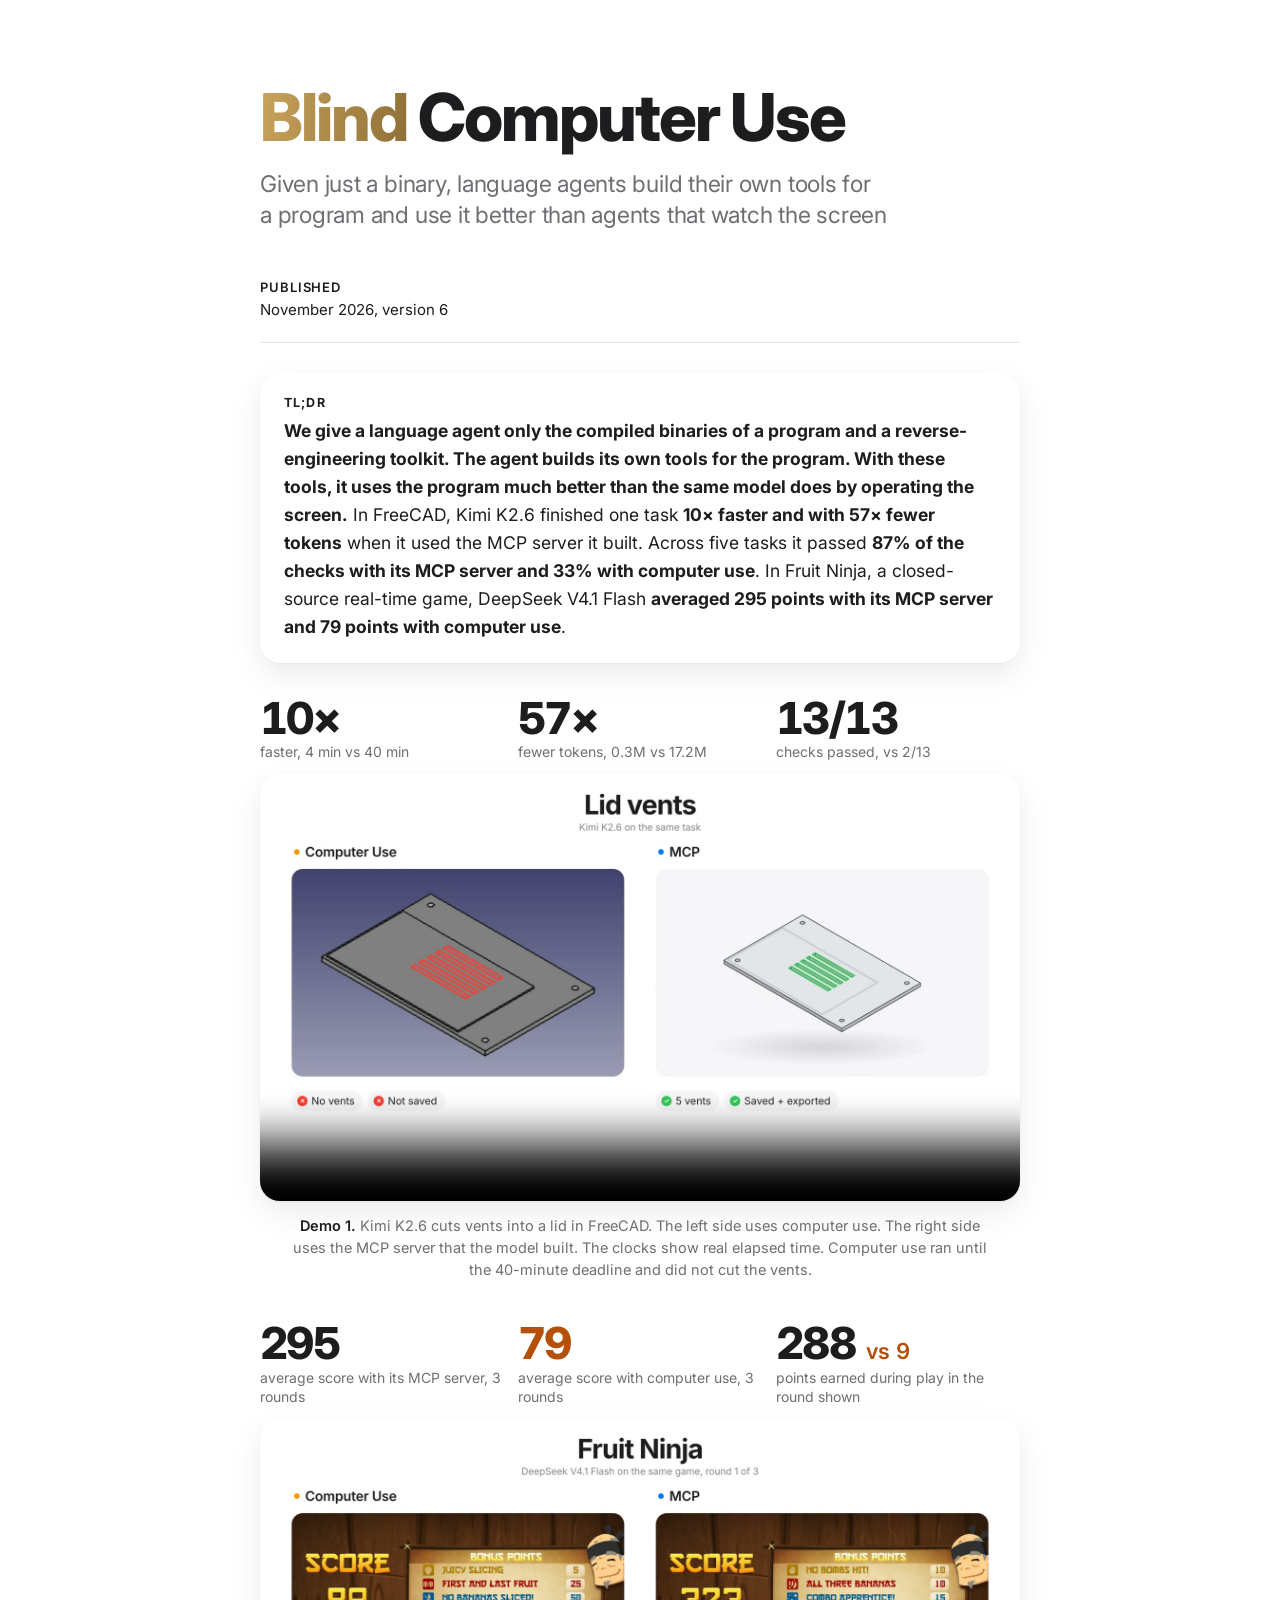
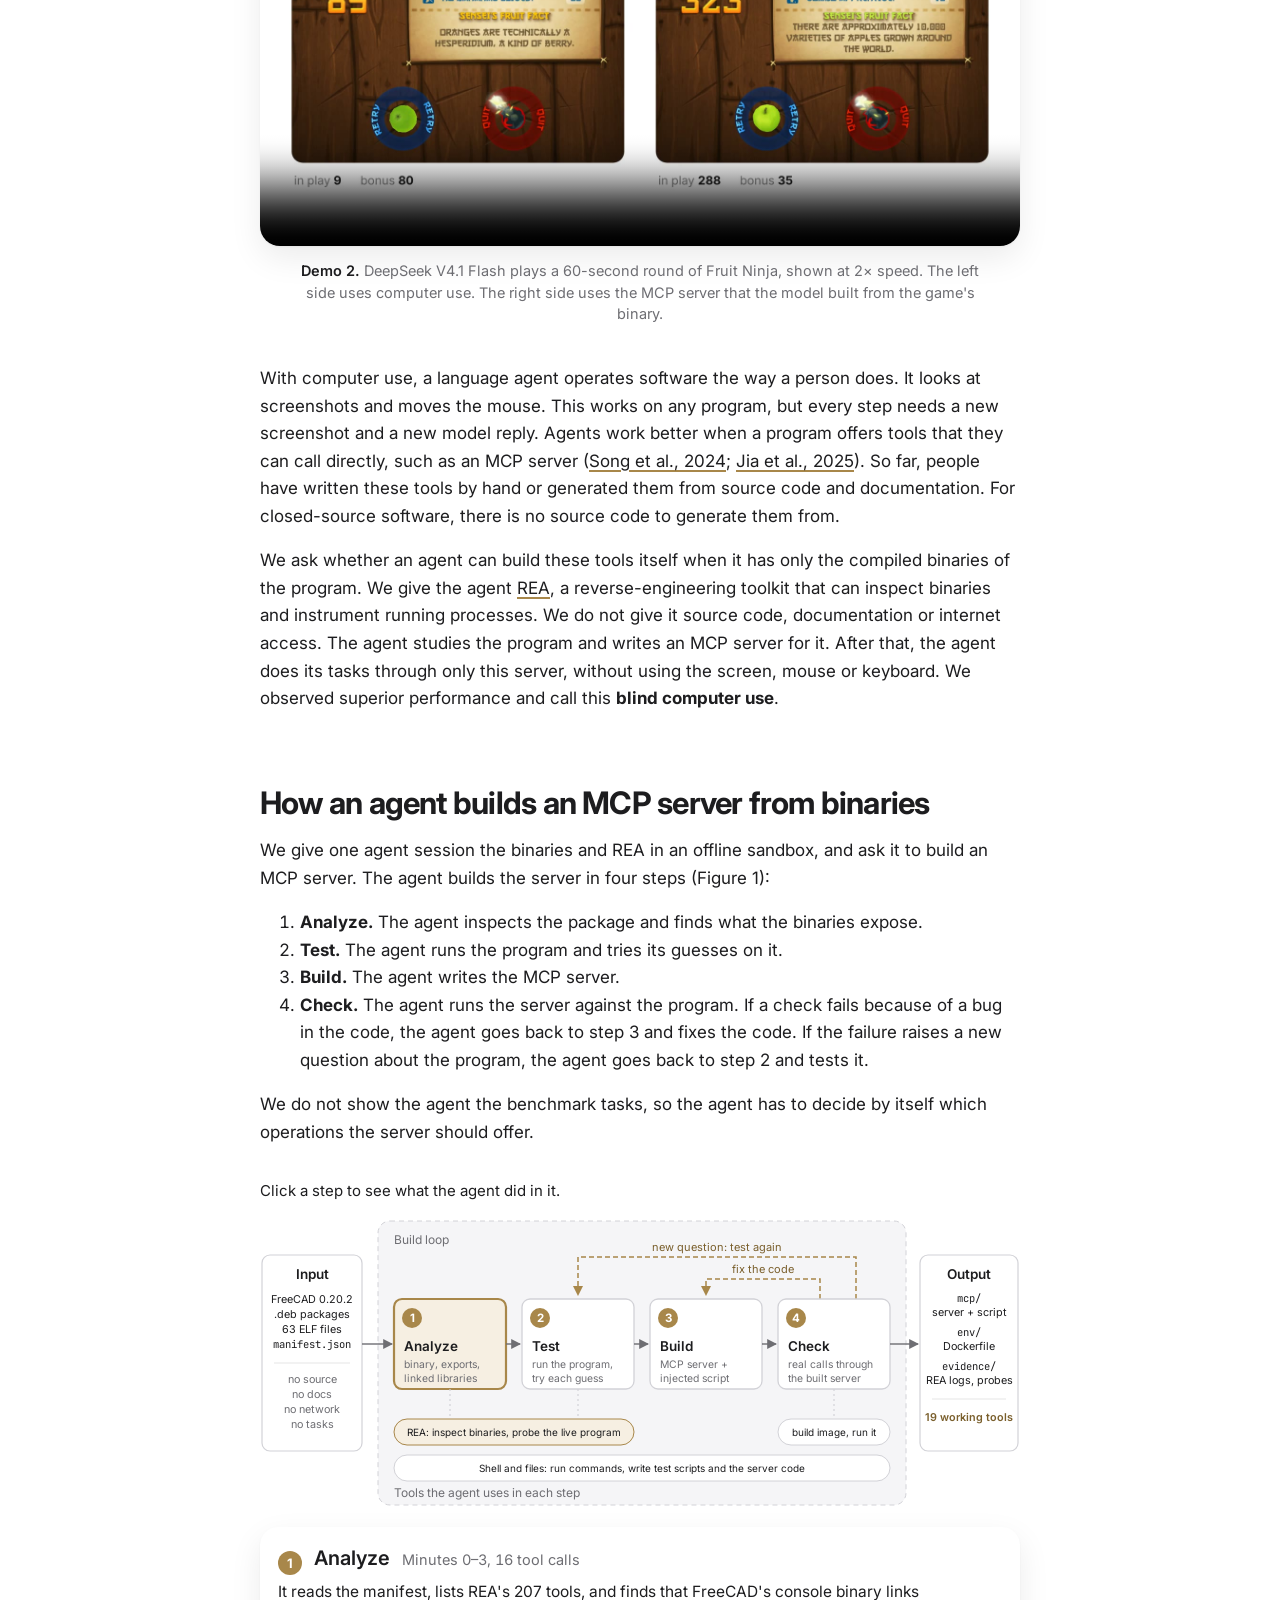
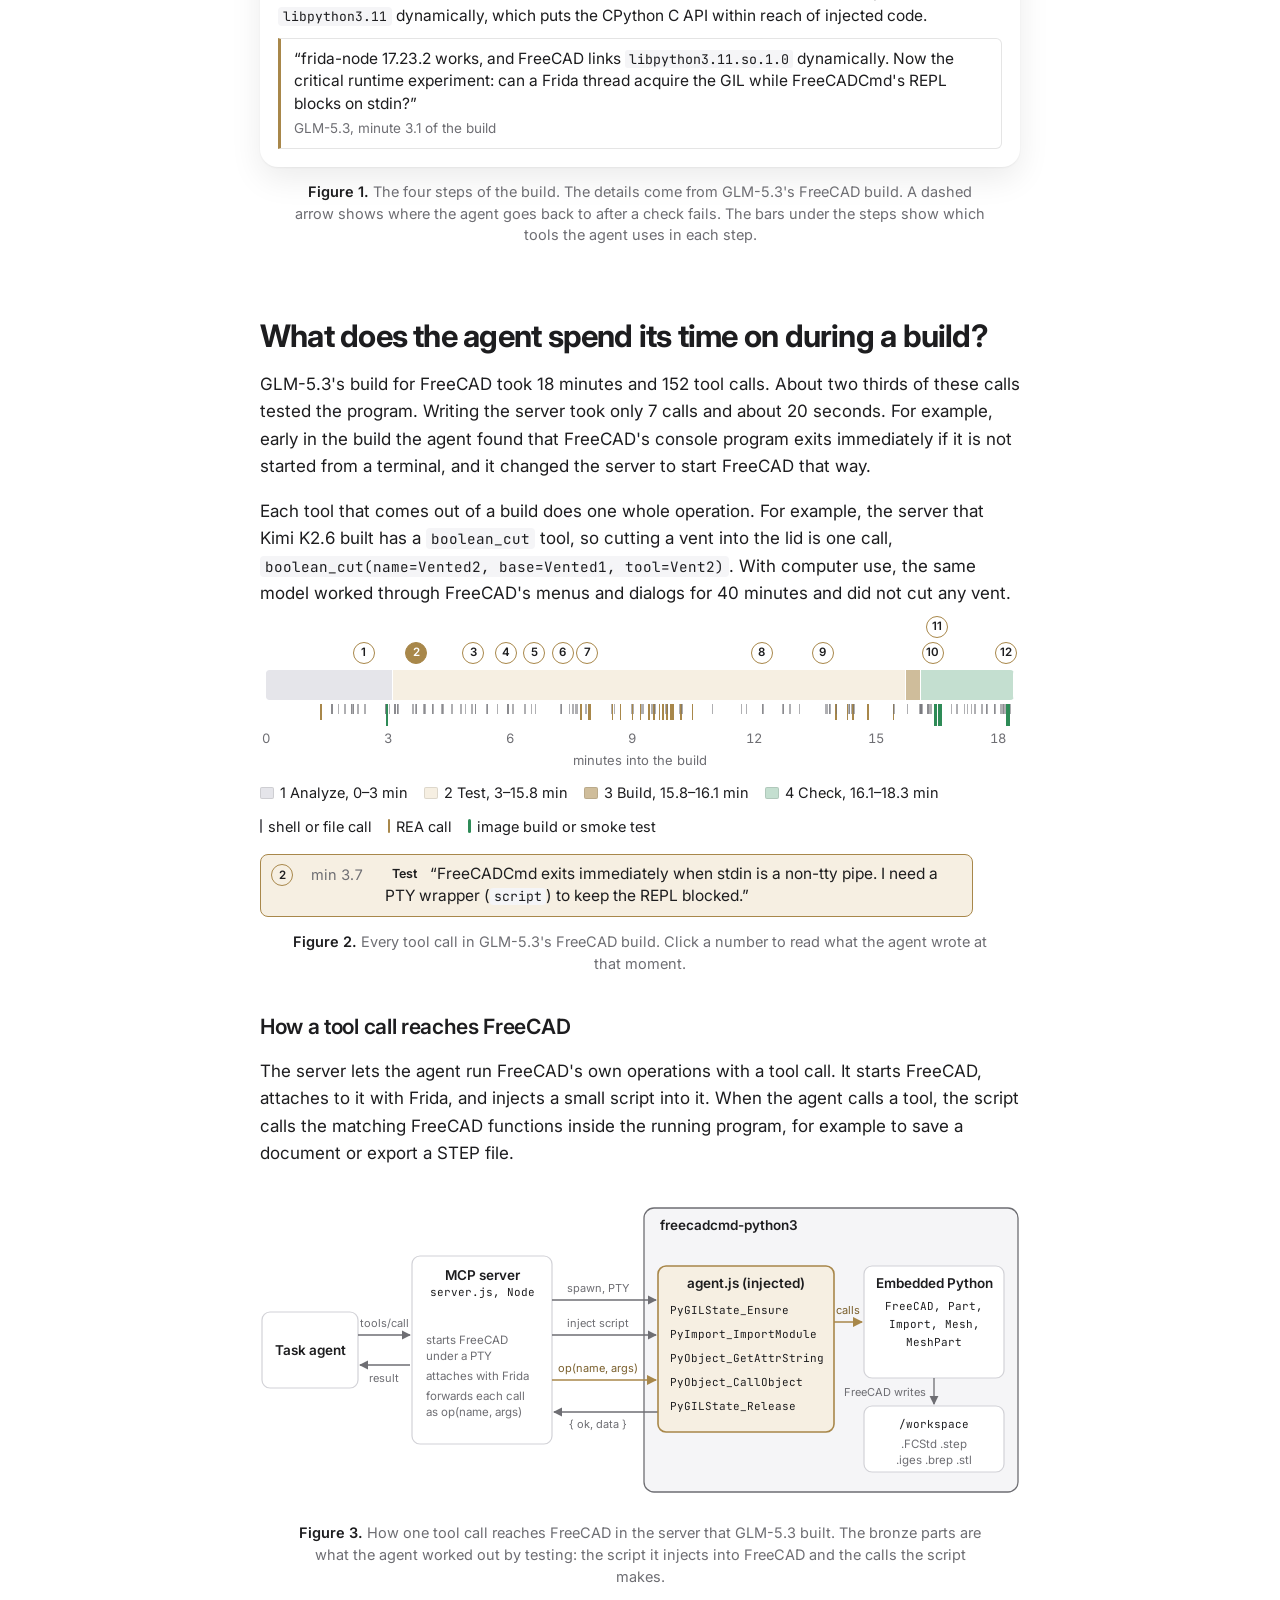
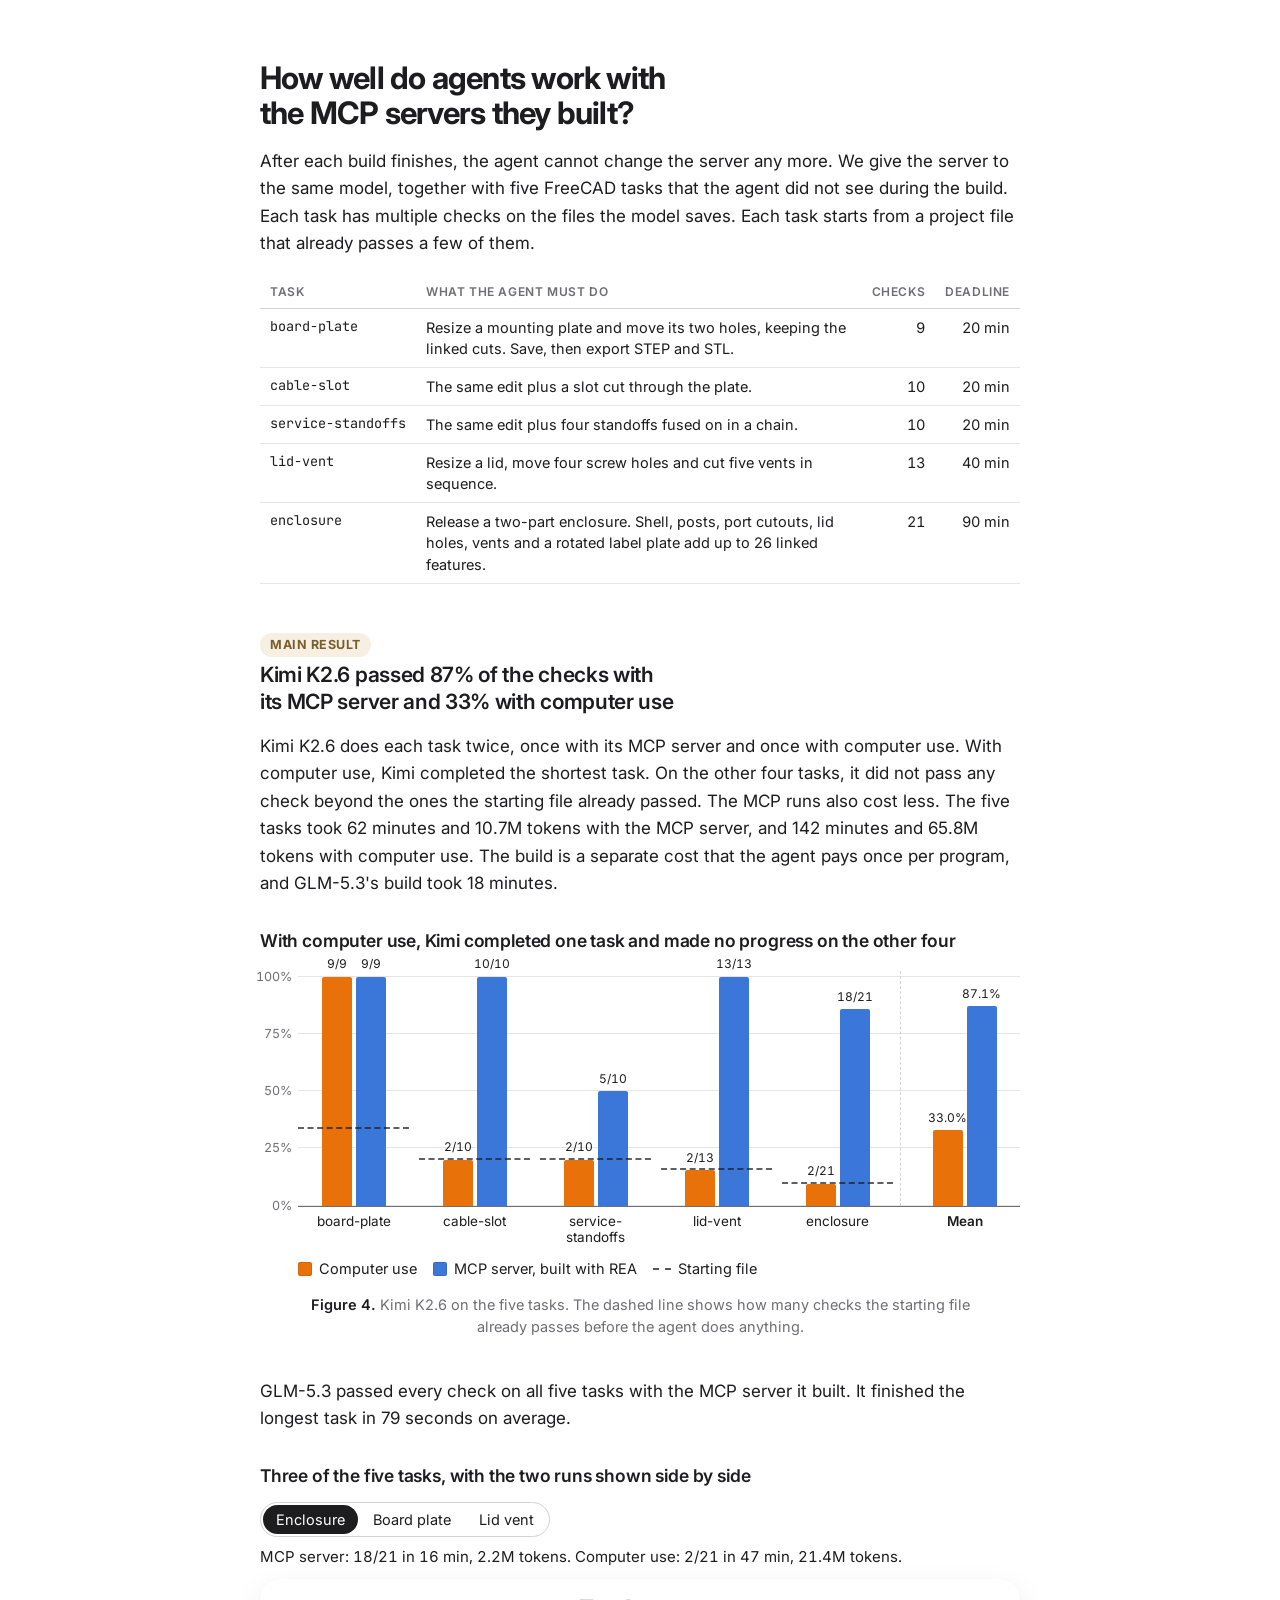
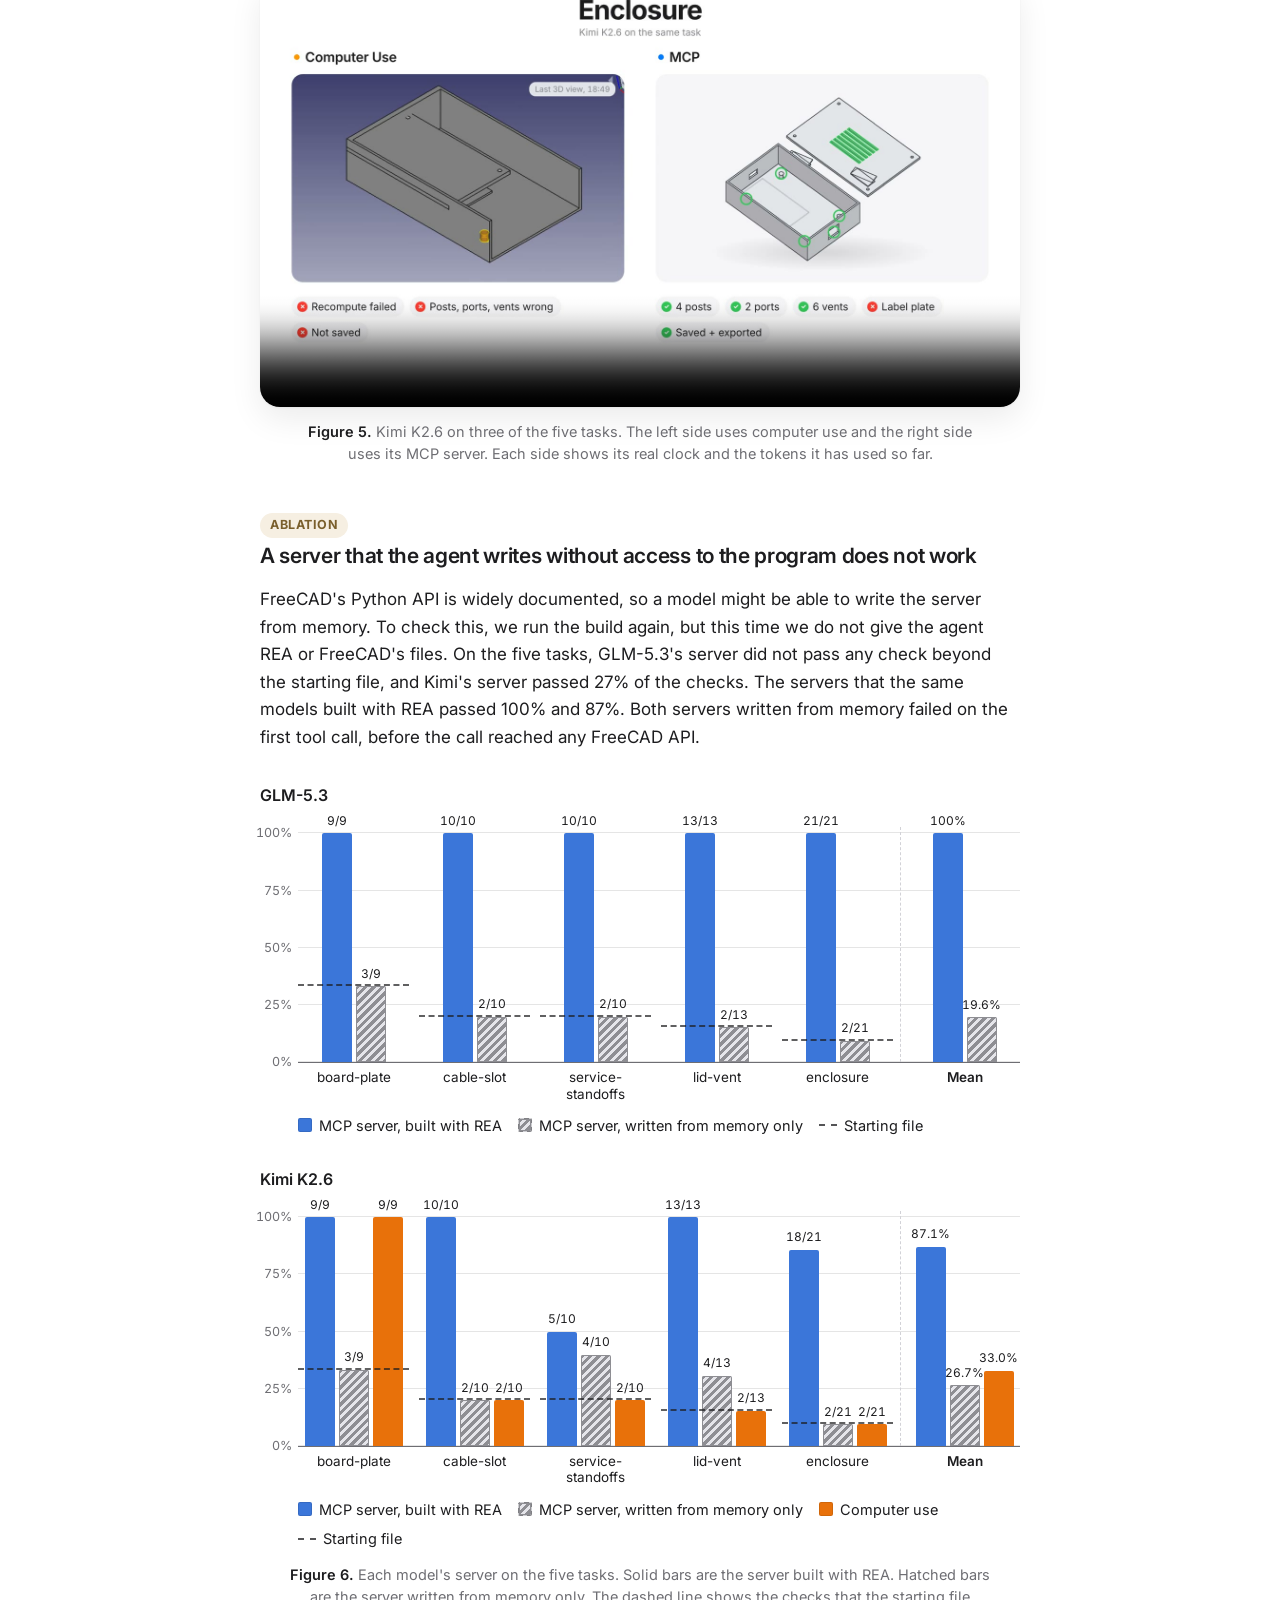
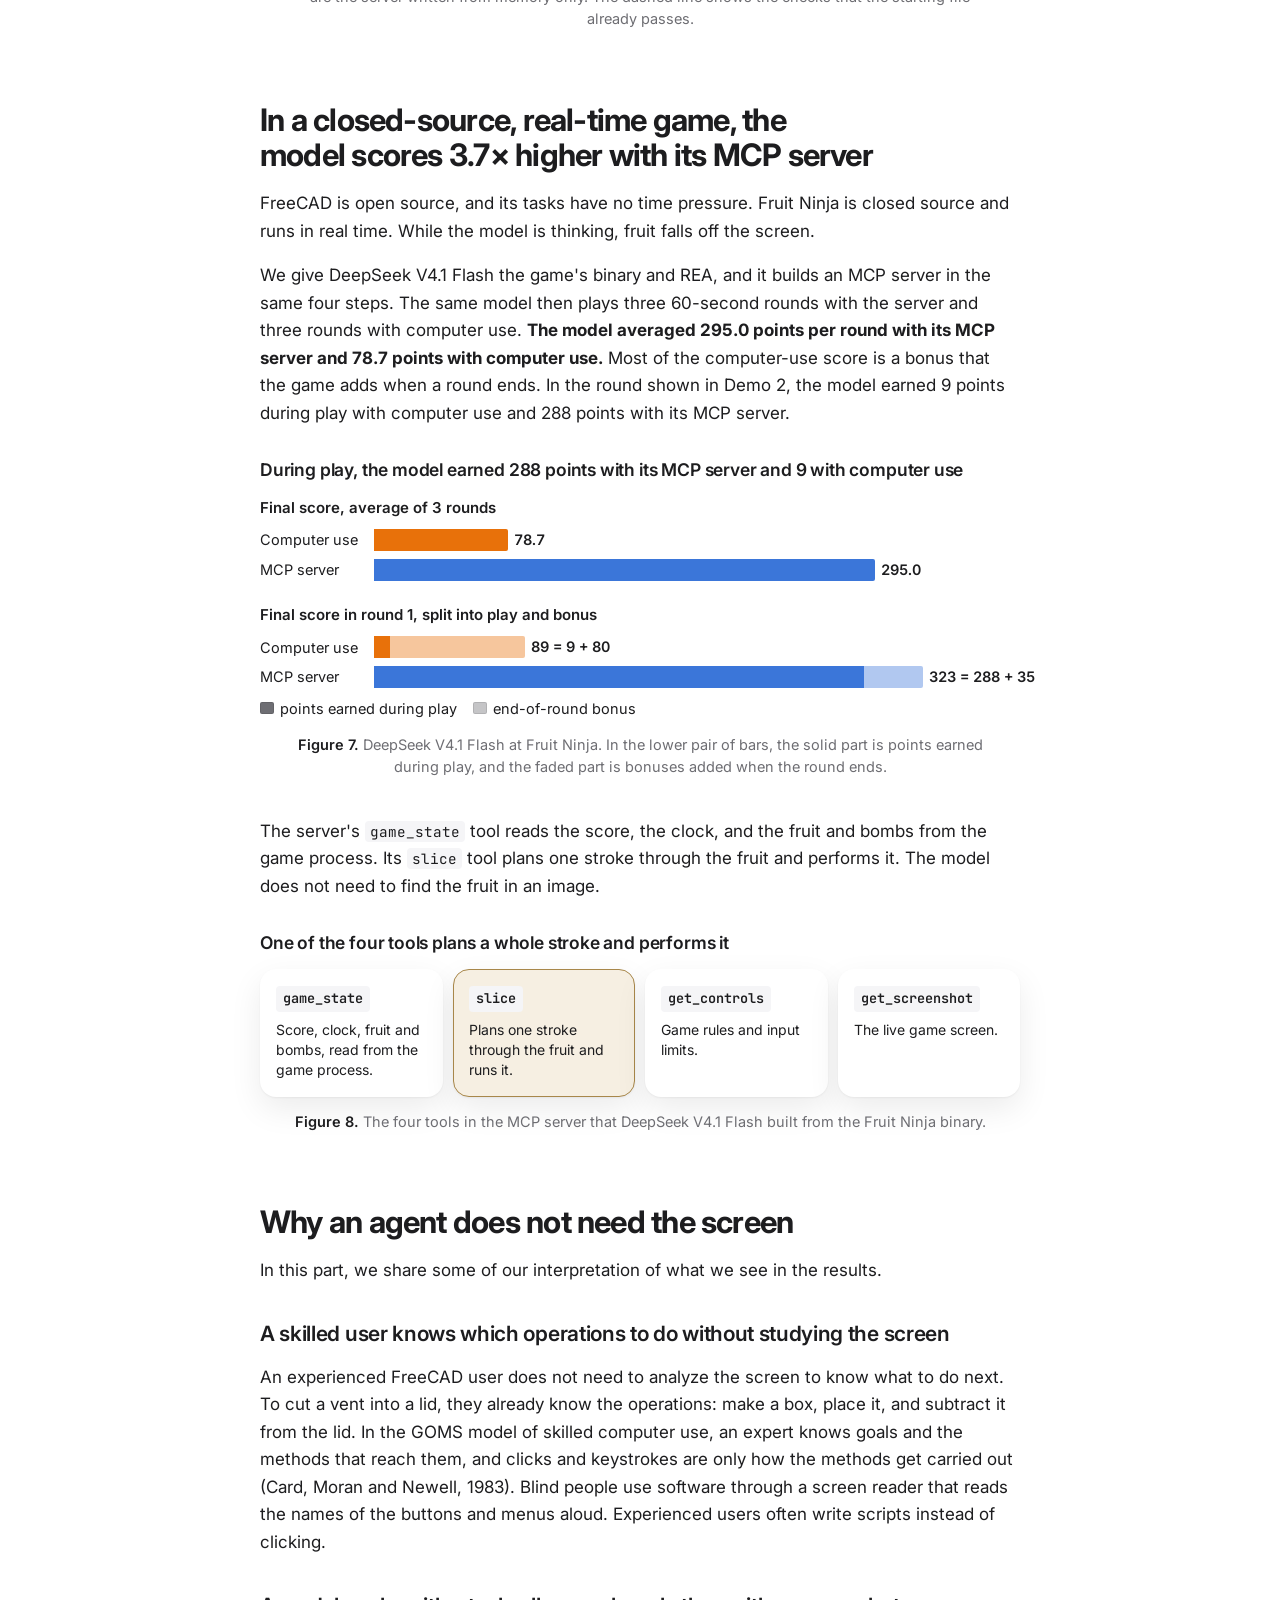
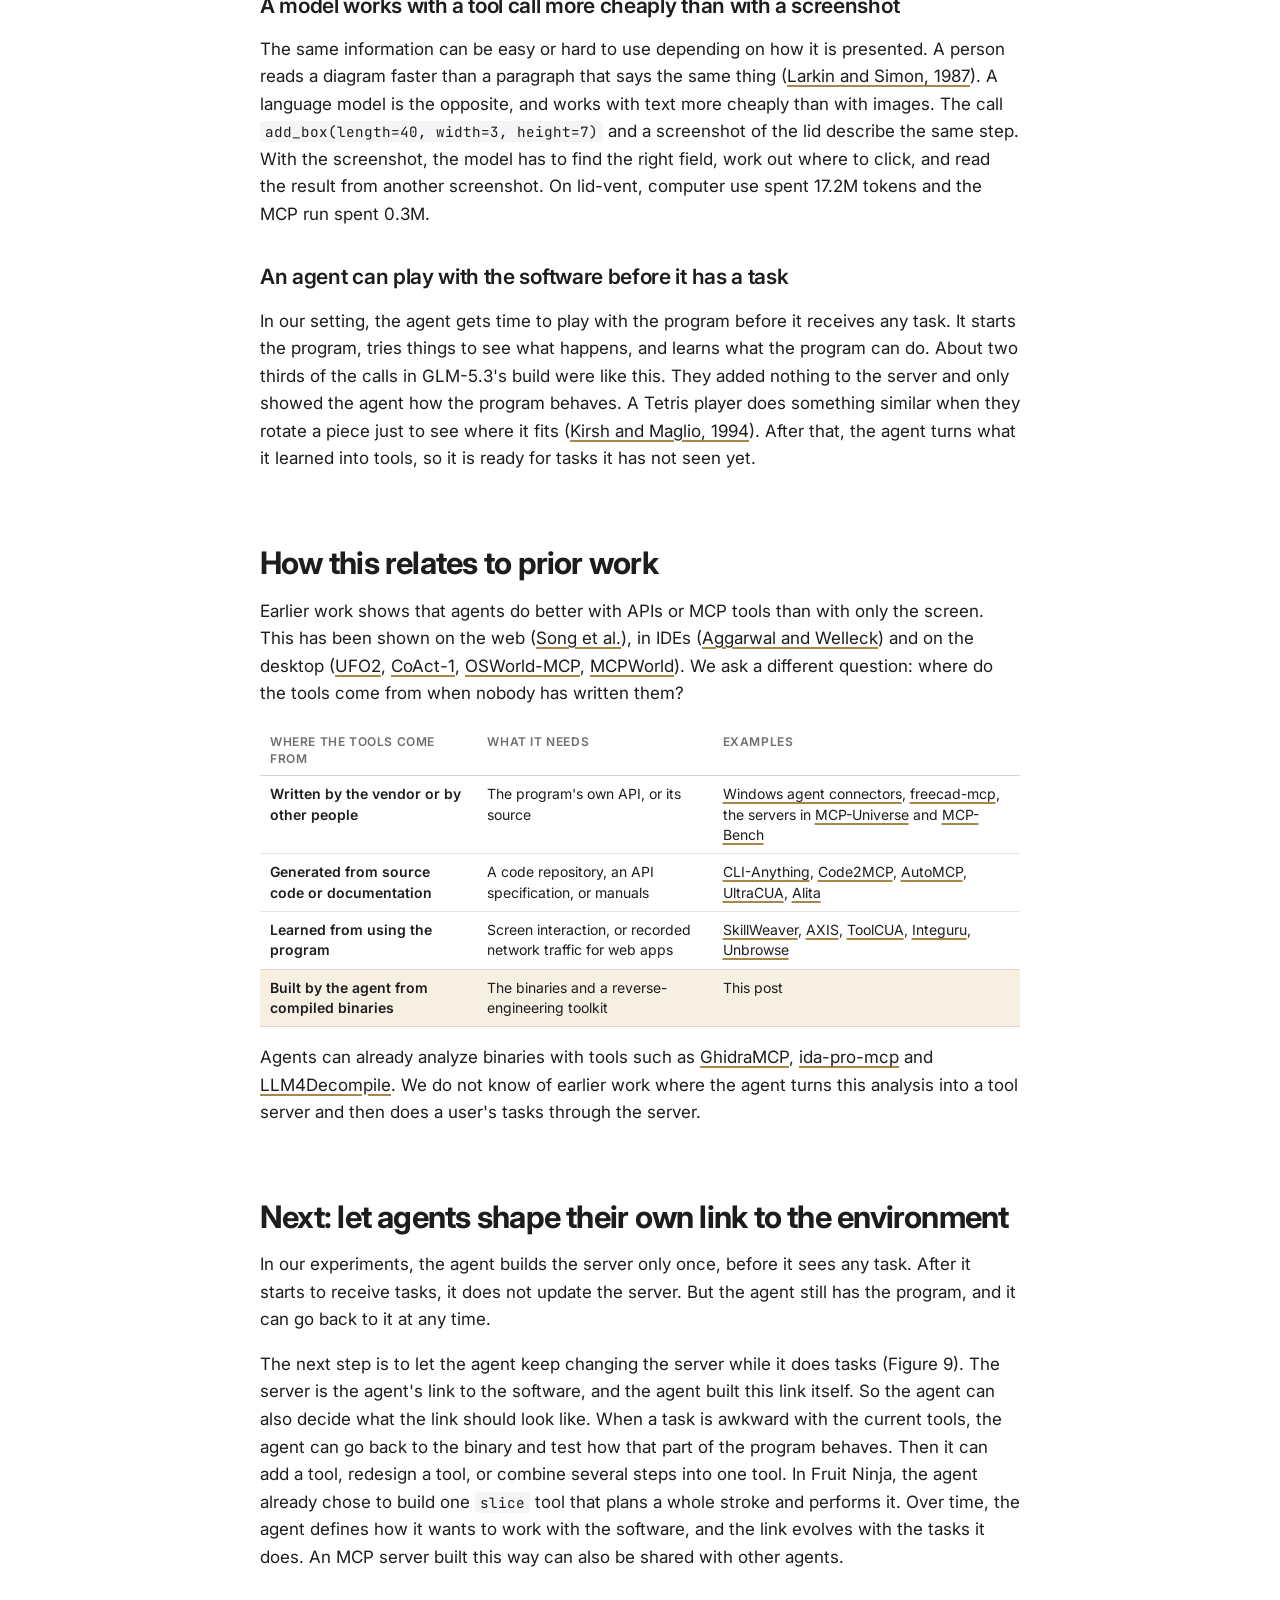
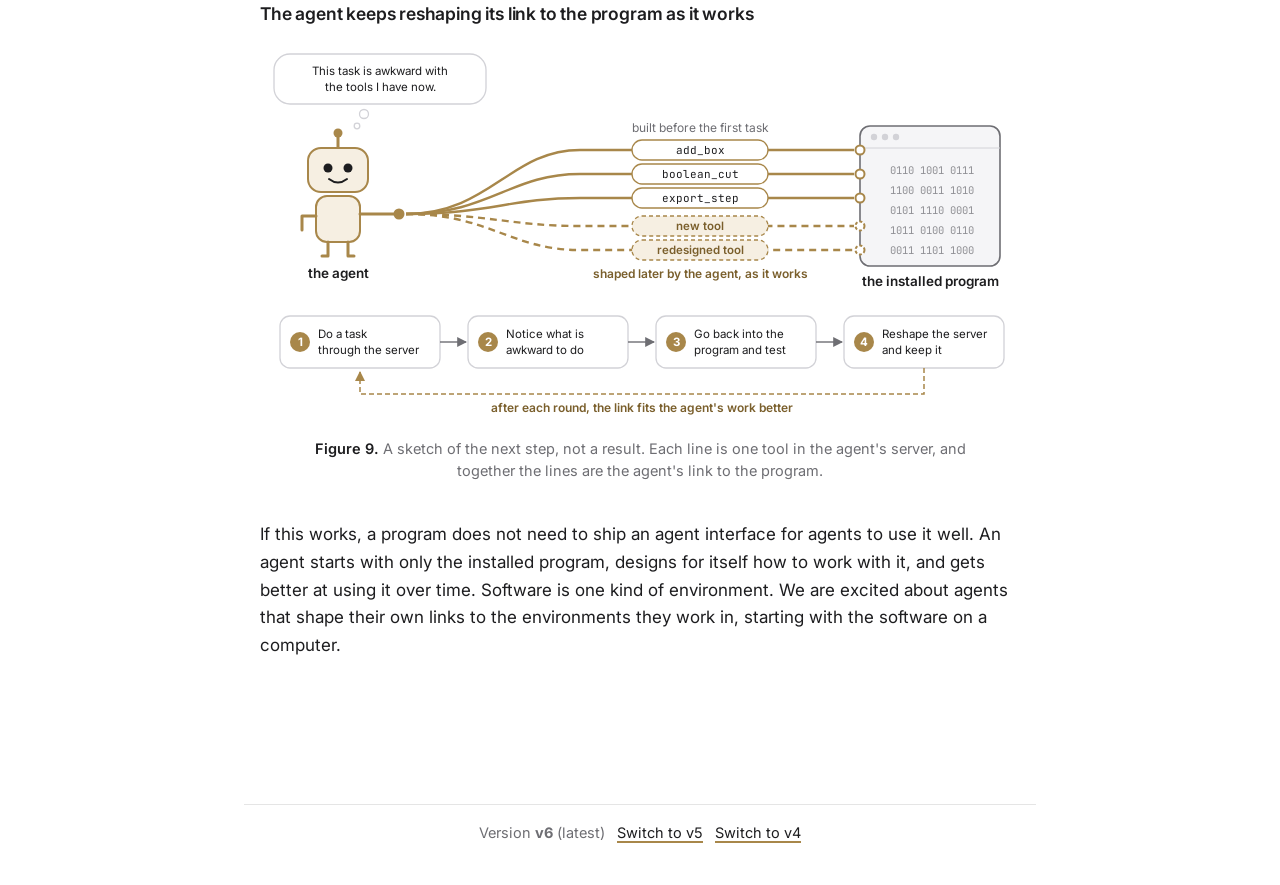
<file: index.html>
<!DOCTYPE html>
<html lang="en">
<head>
  <meta charset="UTF-8">
  <meta name="viewport" content="width=device-width, initial-scale=1, viewport-fit=cover">
  <title>Blind Computer Use</title>
  <meta name="description" content="A language agent given only a closed-source program's binaries and a reverse-engineering toolkit builds its own MCP server for the program. Working through that server, it finishes a FreeCAD task 10x faster with 57x fewer tokens than computer use, and averages 295 points to 79 at Fruit Ninja.">
  <meta property="og:type" content="article">
  <meta property="og:title" content="Blind Computer Use: Given just a binary, language agents build their own tools for a program and use it better than agents that watch the screen">
  <meta property="og:description" content="A language agent given only a closed-source program's binaries and a reverse-engineering toolkit builds its own MCP server for the program. Working through that server, it finishes a FreeCAD task 10x faster with 57x fewer tokens than computer use, and averages 295 points to 79 at Fruit Ninja.">
  <meta property="og:image" content="https://kaoru0822-kitauji.github.io/software-in-mcp-out/media/v6/lid-vent.jpg">
  <link rel="preconnect" href="https://fonts.googleapis.com">
<link rel="preconnect" href="https://fonts.gstatic.com" crossorigin>
<link rel="stylesheet" href="https://fonts.googleapis.com/css2?family=Inter:ital,opsz,wght@0,14..32,400..800;1,14..32,400..800&family=JetBrains+Mono:wght@400;600&display=swap">
  <link rel="stylesheet" href="css/style.css">
</head>
<body>
<header>
  <div class="band">
    <div class="col">
      <h1><span class="hl nw">Blind</span> <span class="nw">Computer Use</span></h1>
      <p class="subtitle">Given just a binary, language agents build their own tools for a program and use it better than agents that watch the screen</p>
    </div>
  </div>
  <div class="col">
    <div class="byline">
      <div><h3>Published</h3><p>November 2026, version 6</p></div>
    </div>
  </div>
</header>

<article class="col">

  <div class="tldr">
    <b>TL;DR</b>
    <p><b>We give a language agent only the compiled binaries of a program and a reverse-engineering toolkit. The agent builds its own tools for the program. With these tools, it uses the program much better than the same model does by operating the screen.</b> In FreeCAD, Kimi K2.6 finished one task <b>10× faster and with 57× fewer tokens</b> when it used the MCP server it built. Across five tasks it passed <b>87% of the checks with its MCP server and 33% with computer use</b>. In Fruit Ninja, a closed-source real-time game, DeepSeek V4.1 Flash <b>averaged 295 points with its MCP server and 79 points with computer use</b>.</p>
  </div>

  <figure class="demo" id="demo-lid">
    <div class="demo-stats">
      <div><span class="demo-big">10×</span><span class="demo-note">faster, 4 min vs 40 min</span></div>
      <div><span class="demo-big">57×</span><span class="demo-note">fewer tokens, 0.3M vs 17.2M</span></div>
      <div><span class="demo-big">13/13</span><span class="demo-note">checks passed, vs 2/13</span></div>
    </div>
    <div class="vid-wrap">
      <video controls playsinline preload="metadata" poster="media/v6/lid-vent.jpg" src="media/v6/lid-vent.mp4" aria-label="Kimi K2.6 on the lid-vent task, computer use on the left and its MCP server on the right"></video>
    </div>
    <figcaption><b>Demo 1.</b> Kimi K2.6 cuts vents into a lid in FreeCAD. The left side uses computer use. The right side uses the MCP server that the model built. The clocks show real elapsed time. Computer use ran until the 40-minute deadline and did not cut the vents.</figcaption>
  </figure>

  <figure class="demo" id="demo-fruit">
    <div class="demo-stats">
      <div><span class="demo-big">295</span><span class="demo-note">average score with its MCP server, 3 rounds</span></div>
      <div><span class="demo-big gui">79</span><span class="demo-note">average score with computer use, 3 rounds</span></div>
      <div><span class="demo-big">288 <small>vs 9</small></span><span class="demo-note">points earned during play in the round shown</span></div>
    </div>
    <div class="vid-wrap">
      <video controls playsinline preload="metadata" poster="media/v6/fruit-ninja.jpg" src="media/v6/fruit-ninja.mp4" aria-label="DeepSeek V4.1 Flash playing Fruit Ninja, computer use on the left and its MCP server on the right"></video>
    </div>
    <figcaption><b>Demo 2.</b> DeepSeek V4.1 Flash plays a 60-second round of Fruit Ninja, shown at 2× speed. The left side uses computer use. The right side uses the MCP server that the model built from the game's binary.</figcaption>
  </figure>

  <p>With computer use, a language agent operates software the way a person does. It looks at screenshots and moves the mouse. This works on any program, but every step needs a new screenshot and a new model reply. Agents work better when a program offers tools that they can call directly, such as an MCP server (<a href="https://arxiv.org/abs/2410.16464">Song et al., 2024</a>; <a href="https://arxiv.org/abs/2510.24563">Jia et al., 2025</a>). So far, people have written these tools by hand or generated them from source code and documentation. For closed-source software, there is no source code to generate them from.</p>
  <p>We ask whether an agent can build these tools itself when it has only the compiled binaries of the program. We give the agent <a href="https://github.com/morluto/rea">REA</a>, a reverse-engineering toolkit that can inspect binaries and instrument running processes. We do not give it source code, documentation or internet access. The agent studies the program and writes an MCP server for it. After that, the agent does its tasks through only this server, without using the screen, mouse or keyboard. We observed superior performance and call this <b>blind computer use</b>.</p>

  
  <!-- ===================================================== -->
  <h2 id="pipeline">How an agent builds an MCP server from binaries</h2>
  <p>We give one agent session the binaries and REA in an offline sandbox, and ask it to build an MCP server. The agent builds the server in four steps (Figure 1):</p>
  <ol>
    <li><b>Analyze.</b> The agent inspects the package and finds what the binaries expose.</li>
    <li><b>Test.</b> The agent runs the program and tries its guesses on it.</li>
    <li><b>Build.</b> The agent writes the MCP server.</li>
    <li><b>Check.</b> The agent runs the server against the program. If a check fails because of a bug in the code, the agent goes back to step 3 and fixes the code. If the failure raises a new question about the program, the agent goes back to step 2 and tests it.</li>
  </ol>
  <p>We do not show the agent the benchmark tasks, so the agent has to decide by itself which operations the server should offer.</p>

  <figure class="pipe" id="fig-pipe">
    <div class="fig-tools">
      <span>Click a step to see what the agent did in it.</span>
    </div>

    <svg class="pipe-svg pipe-wide" viewBox="0 0 760 300" role="img" aria-label="The build loop: input package, then analyze, test, build, check, with feedback from checking back to building and testing, and an MCP server as output. REA is used in the analyze and test steps, shell and file tools in every step, and the image build and test run in the check step.">
      <defs>
        <marker id="pw-a" viewBox="0 0 10 10" refX="9" refY="5" markerWidth="7" markerHeight="7" orient="auto-start-reverse"><path class="mk" d="M0 0 L10 5 L0 10 z"/></marker>
        <marker id="pw-b" viewBox="0 0 10 10" refX="9" refY="5" markerWidth="7" markerHeight="7" orient="auto-start-reverse"><path class="mk-acc" d="M0 0 L10 5 L0 10 z"/></marker>
      </defs>
      <g class="io">
        <rect x="2" y="42" width="100" height="196" rx="8"/>
        <text x="52" y="66" text-anchor="middle" class="t-h">Input</text>
        <text x="52" y="90" text-anchor="middle">FreeCAD 0.20.2</text>
        <text x="52" y="105" text-anchor="middle">.deb packages</text>
        <text x="52" y="120" text-anchor="middle">63 ELF files</text>
        <text x="52" y="135" text-anchor="middle" class="t-mono">manifest.json</text>
        <line x1="14" x2="90" y1="150" y2="150"/>
        <text x="52" y="170" text-anchor="middle" class="t-neg">no source</text>
        <text x="52" y="185" text-anchor="middle" class="t-neg">no docs</text>
        <text x="52" y="200" text-anchor="middle" class="t-neg">no network</text>
        <text x="52" y="215" text-anchor="middle" class="t-neg">no tasks</text>
      </g>
      <rect class="loop" x="118" y="8" width="528" height="284" rx="12"/>
      <text x="134" y="31" class="t-cap">Build loop</text>

      <path class="fb" d="M560 86 V66 H446 V82" marker-end="url(#pw-b)"/>
      <text class="t-fb" x="503" y="60" text-anchor="middle">fix the code</text>
      <path class="fb" d="M596 86 V44 H318 V82" marker-end="url(#pw-b)"/>
      <text class="t-fb" x="457" y="38" text-anchor="middle">new question: test again</text>

      <g class="stage off" data-stage="1" tabindex="0" role="button" aria-label="Step 1, Analyze">
        <rect x="134" y="86" width="112" height="90" rx="8"/>
        <circle class="badge" cx="152" cy="105" r="10"/><text class="badge-t" x="152" y="109" text-anchor="middle">1</text>
        <text class="t-st" x="144" y="138">Analyze</text>
        <text class="t-sub m-rea" x="144" y="155">binary, exports,</text>
        <text class="t-sub m-rea" x="144" y="169">linked libraries</text>
        <text class="t-sub m-mem" x="144" y="155">nothing to</text>
        <text class="t-sub m-mem" x="144" y="169">inspect</text>
      </g>
      <g class="stage off" data-stage="2" tabindex="0" role="button" aria-label="Step 2, Test">
        <rect x="262" y="86" width="112" height="90" rx="8"/>
        <circle class="badge" cx="280" cy="105" r="10"/><text class="badge-t" x="280" y="109" text-anchor="middle">2</text>
        <text class="t-st" x="272" y="138">Test</text>
        <text class="t-sub m-rea" x="272" y="155">run the program,</text>
        <text class="t-sub m-rea" x="272" y="169">try each guess</text>
        <text class="t-sub m-mem" x="272" y="155">program can't run,</text>
        <text class="t-sub m-mem" x="272" y="169">memory only</text>
      </g>
      <g class="stage" data-stage="3" tabindex="0" role="button" aria-label="Step 3, Build">
        <rect x="390" y="86" width="112" height="90" rx="8"/>
        <circle class="badge" cx="408" cy="105" r="10"/><text class="badge-t" x="408" y="109" text-anchor="middle">3</text>
        <text class="t-st" x="400" y="138">Build</text>
        <text class="t-sub m-rea" x="400" y="155">MCP server +</text>
        <text class="t-sub m-rea" x="400" y="169">injected script</text>
        <text class="t-sub m-mem" x="400" y="155">written from</text>
        <text class="t-sub m-mem" x="400" y="169">memory</text>
      </g>
      <g class="stage" data-stage="4" tabindex="0" role="button" aria-label="Step 4, Check">
        <rect x="518" y="86" width="112" height="90" rx="8"/>
        <circle class="badge" cx="536" cy="105" r="10"/><text class="badge-t" x="536" y="109" text-anchor="middle">4</text>
        <text class="t-st" x="528" y="138">Check</text>
        <text class="t-sub m-rea" x="528" y="155">real calls through</text>
        <text class="t-sub m-rea" x="528" y="169">the built server</text>
        <text class="t-sub m-mem" x="528" y="155">build image,</text>
        <text class="t-sub m-mem" x="528" y="169">list tools only</text>
      </g>

      <line class="flow" x1="102" y1="131" x2="132" y2="131" marker-end="url(#pw-a)"/>
      <line class="flow" x1="246" y1="131" x2="260" y2="131" marker-end="url(#pw-a)"/>
      <line class="flow" x1="374" y1="131" x2="388" y2="131" marker-end="url(#pw-a)"/>
      <line class="flow" x1="502" y1="131" x2="516" y2="131" marker-end="url(#pw-a)"/>
      <line class="flow" x1="630" y1="131" x2="658" y2="131" marker-end="url(#pw-a)"/>

      <text class="t-cap" x="134" y="284">Tools the agent uses in each step</text>
      <g class="rail rea off">
        <line class="tool-link" x1="190" y1="176" x2="190" y2="206"/><line class="tool-link" x1="318" y1="176" x2="318" y2="206"/>
        <rect x="134" y="206" width="240" height="26" rx="13"/>
        <text class="m-rea" x="254" y="223" text-anchor="middle">REA: inspect binaries, probe the live program</text>
        <text class="m-mem" x="254" y="223" text-anchor="middle">REA withheld</text>
      </g>
      <g class="rail">
        <line class="tool-link" x1="574" y1="176" x2="574" y2="206"/>
        <rect x="518" y="206" width="112" height="26" rx="13"/>
        <text class="m-rea" x="574" y="223" text-anchor="middle">build image, run it</text>
        <text class="m-mem" x="574" y="223" text-anchor="middle">build image only</text>
      </g>
      <g class="rail">
        <rect x="134" y="242" width="496" height="26" rx="13"/>
        <text x="382" y="259" text-anchor="middle">Shell and files: run commands, write test scripts and the server code</text>
      </g>

      <g class="io">
        <rect x="660" y="42" width="98" height="196" rx="8"/>
        <text x="709" y="66" text-anchor="middle" class="t-h">Output</text>
        <text x="709" y="89" text-anchor="middle" class="t-mono">mcp/</text>
        <text x="709" y="103" text-anchor="middle">server + script</text>
        <text x="709" y="123" text-anchor="middle" class="t-mono">env/</text>
        <text x="709" y="137" text-anchor="middle">Dockerfile</text>
        <text x="709" y="157" text-anchor="middle" class="t-mono">evidence/</text>
        <text x="709" y="171" text-anchor="middle">REA logs, probes</text>
        <line x1="672" x2="746" y1="186" y2="186"/>
        <text x="709" y="208" text-anchor="middle" class="t-strong m-rea">19 working tools</text>
        <text x="709" y="208" text-anchor="middle" class="t-strong m-mem">fails on call 1</text>
      </g>
    </svg>

    <svg class="pipe-svg pipe-tall" viewBox="0 0 360 650" role="img" aria-label="The build loop, top to bottom: input package, analyze, test, build, check, then the MCP server as output. Each step is tagged with the tools the agent uses in it.">
      <defs>
        <marker id="pt-a" viewBox="0 0 10 10" refX="9" refY="5" markerWidth="7" markerHeight="7" orient="auto-start-reverse"><path class="mk" d="M0 0 L10 5 L0 10 z"/></marker>
        <marker id="pt-b" viewBox="0 0 10 10" refX="9" refY="5" markerWidth="7" markerHeight="7" orient="auto-start-reverse"><path class="mk-acc" d="M0 0 L10 5 L0 10 z"/></marker>
      </defs>
      <g class="io">
        <rect x="8" y="4" width="344" height="76" rx="8"/>
        <text x="180" y="26" text-anchor="middle" class="t-h">Input</text>
        <text x="180" y="47" text-anchor="middle">FreeCAD 0.20.2 .deb packages, 63 ELF files</text>
        <text x="180" y="66" text-anchor="middle" class="t-neg">no source, no docs, no network, no tasks</text>
      </g>
      <line class="flow" x1="140" y1="80" x2="140" y2="102" marker-end="url(#pt-a)"/>
      <rect class="loop" x="8" y="104" width="344" height="424" rx="12"/>
      <text x="22" y="127" class="t-cap">Build loop, with the tools used in each step</text>

      <g class="stage off" data-stage="1" tabindex="0" role="button" aria-label="Step 1, Analyze">
        <rect x="24" y="142" width="232" height="70" rx="8"/>
        <circle class="badge" cx="44" cy="162" r="10"/><text class="badge-t" x="44" y="166" text-anchor="middle">1</text>
        <text class="t-st" x="62" y="167">Analyze</text>
        <text class="t-tool m-rea" x="246" y="167" text-anchor="end">REA + shell</text>
        <text class="t-tool m-mem" x="246" y="167" text-anchor="end">REA withheld</text>
        <text class="t-sub m-rea" x="62" y="188">binary, exports, linked libraries</text>
        <text class="t-sub m-mem" x="62" y="188">nothing to inspect</text>
      </g>
      <g class="stage off" data-stage="2" tabindex="0" role="button" aria-label="Step 2, Test">
        <rect x="24" y="238" width="232" height="70" rx="8"/>
        <circle class="badge" cx="44" cy="258" r="10"/><text class="badge-t" x="44" y="262" text-anchor="middle">2</text>
        <text class="t-st" x="62" y="263">Test</text>
        <text class="t-tool m-rea" x="246" y="263" text-anchor="end">REA + shell</text>
        <text class="t-tool m-mem" x="246" y="263" text-anchor="end">REA withheld</text>
        <text class="t-sub m-rea" x="62" y="284">run the program, try each guess</text>
        <text class="t-sub m-mem" x="62" y="284">program can't run, memory only</text>
      </g>
      <g class="stage" data-stage="3" tabindex="0" role="button" aria-label="Step 3, Build">
        <rect x="24" y="334" width="232" height="70" rx="8"/>
        <circle class="badge" cx="44" cy="354" r="10"/><text class="badge-t" x="44" y="358" text-anchor="middle">3</text>
        <text class="t-st" x="62" y="359">Build</text>
        <text class="t-tool m-rea" x="246" y="359" text-anchor="end">files</text>
        <text class="t-tool m-mem" x="246" y="359" text-anchor="end">files</text>
        <text class="t-sub m-rea" x="62" y="380">MCP server + injected script</text>
        <text class="t-sub m-mem" x="62" y="380">written from memory</text>
      </g>
      <g class="stage" data-stage="4" tabindex="0" role="button" aria-label="Step 4, Check">
        <rect x="24" y="430" width="232" height="70" rx="8"/>
        <circle class="badge" cx="44" cy="450" r="10"/><text class="badge-t" x="44" y="454" text-anchor="middle">4</text>
        <text class="t-st" x="62" y="455">Check</text>
        <text class="t-tool m-rea" x="246" y="455" text-anchor="end">shell + image build</text>
        <text class="t-tool m-mem" x="246" y="455" text-anchor="end">shell + image build</text>
        <text class="t-sub m-rea" x="62" y="476">real calls through the built server</text>
        <text class="t-sub m-mem" x="62" y="476">build image, list tools only</text>
      </g>
      <line class="flow" x1="140" y1="212" x2="140" y2="236" marker-end="url(#pt-a)"/>
      <line class="flow" x1="140" y1="308" x2="140" y2="332" marker-end="url(#pt-a)"/>
      <line class="flow" x1="140" y1="404" x2="140" y2="428" marker-end="url(#pt-a)"/>

      <path class="fb" d="M256 458 H290 V369 H260" marker-end="url(#pt-b)"/>
      <text class="t-fb" x="296" y="420">fix</text>
      <path class="fb" d="M256 478 H330 V273 H260" marker-end="url(#pt-b)"/>
      <text class="t-fb" x="0" y="0" transform="translate(344 380) rotate(-90)" text-anchor="middle">test again</text>

      <line class="flow" x1="140" y1="528" x2="140" y2="550" marker-end="url(#pt-a)"/>
      <g class="io">
        <rect x="8" y="552" width="344" height="92" rx="8"/>
        <text x="180" y="574" text-anchor="middle" class="t-h">Output</text>
        <text x="180" y="595" text-anchor="middle">mcp/ server + script, env/Dockerfile, evidence/</text>
        <text x="180" y="622" text-anchor="middle" class="t-strong m-rea">19 working tools</text>
        <text x="180" y="622" text-anchor="middle" class="t-strong m-mem">fails on the first call</text>
      </g>
    </svg>

    <div class="stage-detail" id="stage-detail" aria-live="polite"></div>
    <figcaption><b>Figure 1.</b> The four steps of the build. The details come from GLM-5.3's FreeCAD build. A dashed arrow shows where the agent goes back to after a check fails. The bars under the steps show which tools the agent uses in each step.</figcaption>
  </figure>

  <!-- ===================================================== -->
  <h2 id="build">What does the agent spend its time on during a build?</h2>
  <p>GLM-5.3's build for FreeCAD took 18 minutes and 152 tool calls. About two thirds of these calls tested the program. Writing the server took only 7 calls and about 20 seconds. For example, early in the build the agent found that FreeCAD's console program exits immediately if it is not started from a terminal, and it changed the server to start FreeCAD that way.</p>
  <p>Each tool that comes out of a build does one whole operation. For example, the server that Kimi K2.6 built has a <code>boolean_cut</code> tool, so cutting a vent into the lid is one call, <code>boolean_cut(name=Vented2, base=Vented1, tool=Vent2)</code>. With computer use, the same model worked through FreeCAD's menus and dialogs for 40 minutes and did not cut any vent.</p>

  <figure class="tl" id="fig-tl">
    <div class="tl-area">
      <div class="tl-marks" id="tl-marks"></div>
      <div class="tl-track" id="tl-track" role="img" aria-label="Timeline of the 18-minute build: analyze until minute 3, test until minute 15.8, build until 16.1, check until 18.3."></div>
      <div class="tl-ticks" id="tl-ticks" aria-hidden="true"></div>
      <div class="tl-axis" id="tl-axis" aria-hidden="true"></div>
      <p class="tl-unit">minutes into the build</p>
    </div>
    <div class="tl-legend">
      <span><i class="sw st-1"></i>1 Analyze, 0–3 min</span>
      <span><i class="sw st-2"></i>2 Test, 3–15.8 min</span>
      <span><i class="sw st-3"></i>3 Build, 15.8–16.1 min</span>
      <span><i class="sw st-4"></i>4 Check, 16.1–18.3 min</span>
    </div>
    <div class="tl-legend">
      <span><i class="sw sw-tick" style="background:var(--fg-2)"></i>shell or file call</span>
      <span><i class="sw sw-tick" style="background:var(--accent)"></i>REA call</span>
      <span><i class="sw sw-tick" style="background:var(--ok);width:3px"></i>image build or smoke test</span>
    </div>
    <ol class="tl-list" id="tl-list"></ol>
    <figcaption><b>Figure 2.</b> Every tool call in GLM-5.3's FreeCAD build. Click a number to read what the agent wrote at that moment.</figcaption>
  </figure>

  <h3>How a tool call reaches FreeCAD</h3>
  <p>The server lets the agent run FreeCAD's own operations with a tool call. It starts FreeCAD, attaches to it with Frida, and injects a small script into it. When the agent calls a tool, the script calls the matching FreeCAD functions inside the running program, for example to save a document or export a STEP file.</p>

  <figure>
    <div class="scroll-x">
      <svg class="mech" viewBox="0 0 760 300" role="img" aria-label="A task agent sends tools/call to the MCP server over stdio. The server has started FreeCAD under a PTY and attached Frida, and forwards each call to an agent script inside the FreeCAD process, which calls FreeCAD's Python modules through the C API. FreeCAD writes the project and export files.">
        <defs>
          <marker id="m-a" viewBox="0 0 10 10" refX="9" refY="5" markerWidth="7" markerHeight="7" orient="auto-start-reverse"><path class="mk" d="M0 0 L10 5 L0 10 z"/></marker>
          <marker id="m-b" viewBox="0 0 10 10" refX="9" refY="5" markerWidth="7" markerHeight="7" orient="auto-start-reverse"><path class="mk-acc" d="M0 0 L10 5 L0 10 z"/></marker>
        </defs>
        <rect class="box" x="2" y="112" width="96" height="76" rx="8"/>
        <text x="50" y="155" text-anchor="middle" class="t-h">Task agent</text>

        <line class="flow" x1="98" y1="135" x2="150" y2="135" marker-end="url(#m-a)"/>
        <text x="124" y="127" text-anchor="middle" class="t-lab">tools/call</text>
        <line class="flow" x1="150" y1="165" x2="100" y2="165" marker-end="url(#m-a)"/>
        <text x="124" y="182" text-anchor="middle" class="t-lab">result</text>

        <rect class="box" x="152" y="56" width="140" height="188" rx="8"/>
        <text x="222" y="80" text-anchor="middle" class="t-h">MCP server</text>
        <text x="222" y="96" text-anchor="middle" class="t-mono">server.js, Node</text>
        <text x="166" y="144" class="t-sub">starts FreeCAD</text>
        <text x="166" y="160" class="t-sub">under a PTY</text>
        <text x="166" y="180" class="t-sub">attaches with Frida</text>
        <text x="166" y="200" class="t-sub">forwards each call</text>
        <text x="166" y="216" class="t-sub">as op(name, args)</text>

        <rect class="proc" x="384" y="8" width="374" height="284" rx="10"/>
        <text x="400" y="30" class="t-h">freecadcmd-python3</text>

        <line class="flow" x1="292" y1="100" x2="396" y2="100" marker-end="url(#m-a)"/>
        <text x="338" y="92" text-anchor="middle" class="t-lab">spawn, PTY</text>
        <line class="flow" x1="292" y1="135" x2="396" y2="135" marker-end="url(#m-a)"/>
        <text x="338" y="127" text-anchor="middle" class="t-lab">inject script</text>
        <line class="flow-acc" x1="292" y1="180" x2="396" y2="180" marker-end="url(#m-b)"/>
        <text x="338" y="172" text-anchor="middle" class="t-acc">op(name, args)</text>
        <line class="flow" x1="398" y1="212" x2="294" y2="212" marker-end="url(#m-a)"/>
        <text x="338" y="228" text-anchor="middle" class="t-lab">{ ok, data }</text>

        <rect class="inj" x="398" y="66" width="176" height="166" rx="8"/>
        <text x="486" y="88" text-anchor="middle" class="t-h">agent.js (injected)</text>
        <text x="410" y="114" class="t-mono">PyGILState_Ensure</text>
        <text x="410" y="138" class="t-mono">PyImport_ImportModule</text>
        <text x="410" y="162" class="t-mono">PyObject_GetAttrString</text>
        <text x="410" y="186" class="t-mono">PyObject_CallObject</text>
        <text x="410" y="210" class="t-mono">PyGILState_Release</text>

        <rect class="box" x="604" y="66" width="140" height="112" rx="8"/>
        <text x="674" y="88" text-anchor="middle" class="t-h">Embedded Python</text>
        <text x="674" y="110" text-anchor="middle" class="t-mono">FreeCAD, Part,</text>
        <text x="674" y="128" text-anchor="middle" class="t-mono">Import, Mesh,</text>
        <text x="674" y="146" text-anchor="middle" class="t-mono">MeshPart</text>

        <line class="flow-acc" x1="574" y1="122" x2="602" y2="122" marker-end="url(#m-b)"/>
        <text x="588" y="114" text-anchor="middle" class="t-acc">calls</text>

        <rect class="box" x="604" y="206" width="140" height="66" rx="8"/>
        <text x="674" y="228" text-anchor="middle" class="t-mono">/workspace</text>
        <text x="674" y="248" text-anchor="middle" class="t-sub">.FCStd .step</text>
        <text x="674" y="264" text-anchor="middle" class="t-sub">.iges .brep .stl</text>
        <line class="flow" x1="674" y1="178" x2="674" y2="204" marker-end="url(#m-a)"/>
        <text x="666" y="196" text-anchor="end" class="t-lab">FreeCAD writes</text>
      </svg>
    </div>
    <figcaption><b>Figure 3.</b> How one tool call reaches FreeCAD in the server that GLM-5.3 built. The bronze parts are what the agent worked out by testing: the script it injects into FreeCAD and the calls the script makes.</figcaption>
  </figure>

  <!-- ===================================================== -->
  <h2 id="results">How well do agents work with the MCP servers they built?</h2>
  <p>After each build finishes, the agent cannot change the server any more. We give the server to the same model, together with five FreeCAD tasks that the agent did not see during the build. Each task has multiple checks on the files the model saves. Each task starts from a project file that already passes a few of them.</p>

  <div class="table-wrap">
    <table>
      <thead><tr><th>Task</th><th>What the agent must do</th><th class="num">Checks</th><th class="num">Deadline</th></tr></thead>
      <tbody>
        <tr><td class="task">board-plate</td><td>Resize a mounting plate and move its two holes, keeping the linked cuts. Save, then export STEP and STL.</td><td class="num">9</td><td class="num">20 min</td></tr>
        <tr><td class="task">cable-slot</td><td>The same edit plus a slot cut through the plate.</td><td class="num">10</td><td class="num">20 min</td></tr>
        <tr><td class="task">service-standoffs</td><td>The same edit plus four standoffs fused on in a chain.</td><td class="num">10</td><td class="num">20 min</td></tr>
        <tr><td class="task">lid-vent</td><td>Resize a lid, move four screw holes and cut five vents in sequence.</td><td class="num">13</td><td class="num">40 min</td></tr>
        <tr><td class="task">enclosure</td><td>Release a two-part enclosure. Shell, posts, port cutouts, lid holes, vents and a rotated label plate add up to 26 linked features.</td><td class="num">21</td><td class="num">90 min</td></tr>
      </tbody>
    </table>
  </div>


  <div class="exp-head" id="exp1"><span class="exp-num">Main result</span><h3>Kimi K2.6 passed 87% of the checks with its MCP server and 33% with computer use</h3></div>
  <p>Kimi K2.6 does each task twice, once with its MCP server and once with computer use. With computer use, Kimi completed the shortest task. On the other four tasks, it did not pass any check beyond the ones the starting file already passed. The MCP runs also cost less. The five tasks took 62 minutes and 10.7M tokens with the MCP server, and 142 minutes and 65.8M tokens with computer use. The build is a separate cost that the agent pays once per program, and GLM-5.3's build took 18 minutes.</p>

  <figure id="fig-exp1">
    <p class="fig-title">With computer use, Kimi completed one task and made no progress on the other four</p>
    </div>
    <div class="bc" id="chart-exp1"></div>
    <figcaption><b>Figure 4.</b> Kimi K2.6 on the five tasks. The dashed line shows how many checks the starting file already passes before the agent does anything.</figcaption>
  </figure>

  <p>GLM-5.3 passed every check on all five tasks with the MCP server it built. It finished the longest task in 79 seconds on average.</p>

  <figure id="fig-video">
    <p class="fig-title">Three of the five tasks, with the two runs shown side by side</p>
    <div class="fig-tools">
      <div class="seg" role="group" aria-label="Task">
        <button type="button" data-vid="enclosure" aria-pressed="true">Enclosure</button>
        <button type="button" data-vid="plate" aria-pressed="false">Board plate</button>
        <button type="button" data-vid="lid" aria-pressed="false">Lid vent</button>
      </div>
      <span class="vid-stat" id="vid-stat">MCP server: 18/21 in 16 min, 2.2M tokens. Computer use: 2/21 in 47 min, 21.4M tokens.</span>
    </div>
    <div class="vid-wrap">
      <video id="vid" controls playsinline preload="metadata" poster="media/v6/enclosure.jpg" src="media/v6/enclosure.mp4" aria-label="Kimi K2.6 on the enclosure task, computer use on the left and its MCP server on the right"></video>
    </div>
    <figcaption><b>Figure 5.</b> Kimi K2.6 on three of the five tasks. The left side uses computer use and the right side uses its MCP server. Each side shows its real clock and the tokens it has used so far.</figcaption>
  </figure>


  <div class="exp-head" id="exp2"><span class="exp-num">Ablation</span><h3>A server that the agent writes without access to the program does not work</h3></div>
  <p>FreeCAD's Python API is widely documented, so a model might be able to write the server from memory. To check this, we run the build again, but this time we do not give the agent REA or FreeCAD's files. On the five tasks, GLM-5.3's server did not pass any check beyond the starting file, and Kimi's server passed 27% of the checks. The servers that the same models built with REA passed 100% and 87%. Both servers written from memory failed on the first tool call, before the call reached any FreeCAD API.</p>

  <figure id="fig-exp2">
    </div>
    <div class="chart-pair">
      <div class="bc" id="chart-glm"></div>
      <div class="bc dense" id="chart-kimi"></div>
    </div>
    <figcaption><b>Figure 6.</b> Each model's server on the five tasks. Solid bars are the server built with REA. Hatched bars are the server written from memory only. The dashed line shows the checks that the starting file already passes.</figcaption>
  </figure>

    <!-- ===================================================== -->
  <h2 id="fruit-ninja">In a closed-source, real-time game, the model scores 3.7× higher with its MCP server</h2>
  <p>FreeCAD is open source, and its tasks have no time pressure. Fruit Ninja is closed source and runs in real time. While the model is thinking, fruit falls off the screen.</p>
  <p>We give DeepSeek V4.1 Flash the game's binary and REA, and it builds an MCP server in the same four steps. The same model then plays three 60-second rounds with the server and three rounds with computer use. <b>The model averaged 295.0 points per round with its MCP server and 78.7 points with computer use.</b> Most of the computer-use score is a bonus that the game adds when a round ends. In the round shown in Demo 2, the model earned 9 points during play with computer use and 288 points with its MCP server.</p>

  <figure id="fig-fn-score">
    <p class="fig-title">During play, the model earned 288 points with its MCP server and 9 with computer use</p>
    <div class="fn-rows">
      <div>
        <h4>Final score, average of 3 rounds</h4>
        <div class="hb">
          <span>Computer use</span><div class="hb-track"><div class="hb-fill s-gui" style="width:20.7%"></div><span class="hb-v" style="left:20.7%">78.7</span></div>
          <span>MCP server</span><div class="hb-track"><div class="hb-fill s-rea" style="width:77.6%"></div><span class="hb-v" style="left:77.6%">295.0</span></div>
        </div>
      </div>
      <div>
        <h4>Final score in round 1, split into play and bonus</h4>
        <div class="hb">
          <span>Computer use</span><div class="hb-track stack"><div class="hb-fill s-gui" style="width:2.4%;border-radius:0"></div><div class="hb-fill s-gui-2" style="width:21%"></div><span class="hb-v" style="left:23.4%">89 = 9 + 80</span></div>
          <span>MCP server</span><div class="hb-track stack"><div class="hb-fill s-rea" style="width:75.8%;border-radius:0"></div><div class="hb-fill s-rea-2" style="width:9.2%"></div><span class="hb-v" style="left:85%">323 = 288 + 35</span></div>
        </div>
        <div class="tl-legend fn-legend">
          <span><i class="sw s-ink"></i>points earned during play</span>
          <span><i class="sw s-ink-2"></i>end-of-round bonus</span>
        </div>
      </div>
    </div>
    <figcaption><b>Figure 7.</b> DeepSeek V4.1 Flash at Fruit Ninja. In the lower pair of bars, the solid part is points earned during play, and the faded part is bonuses added when the round ends.</figcaption>
  </figure>

  <p>The server's <code>game_state</code> tool reads the score, the clock, and the fruit and bombs from the game process. Its <code>slice</code> tool plans one stroke through the fruit and performs it. The model does not need to find the fruit in an image.</p>

  <figure id="fig-fn-tools">
    <p class="fig-title">One of the four tools plans a whole stroke and performs it</p>
    <div class="tools">
      <div class="tool"><code>game_state</code><p>Score, clock, fruit and bombs, read from the game process.</p></div>
      <div class="tool"><code>slice</code><p>Plans one stroke through the fruit and runs it.</p></div>
      <div class="tool"><code>get_controls</code><p>Game rules and input limits.</p></div>
      <div class="tool"><code>get_screenshot</code><p>The live game screen.</p></div>
    </div>
    <figcaption><b>Figure 8.</b> The four tools in the MCP server that DeepSeek V4.1 Flash built from the Fruit Ninja binary.</figcaption>
  </figure>

  <!-- ===================================================== -->
  <h2 id="discussion">Why an agent does not need the screen</h2>
  <p>In this part, we share some of our interpretation of what we see in the results.</p>

  <h3>A skilled user knows which operations to do without studying the screen</h3>
  <p>An experienced FreeCAD user does not need to analyze the screen to know what to do next. To cut a vent into a lid, they already know the operations: make a box, place it, and subtract it from the lid. In the GOMS model of skilled computer use, an expert knows goals and the methods that reach them, and clicks and keystrokes are only how the methods get carried out (Card, Moran and Newell, 1983). Blind people use software through a screen reader that reads the names of the buttons and menus aloud. Experienced users often write scripts instead of clicking.</p>

  <h3>A model works with a tool call more cheaply than with a screenshot</h3>
  <p>The same information can be easy or hard to use depending on how it is presented. A person reads a diagram faster than a paragraph that says the same thing (<a href="https://doi.org/10.1111/j.1551-6708.1987.tb00863.x">Larkin and Simon, 1987</a>). A language model is the opposite, and works with text more cheaply than with images. The call <code>add_box(length=40, width=3, height=7)</code> and a screenshot of the lid describe the same step. With the screenshot, the model has to find the right field, work out where to click, and read the result from another screenshot. On lid-vent, computer use spent 17.2M tokens and the MCP run spent 0.3M.</p>

  <h3>An agent can play with the software before it has a task</h3>
  <p>In our setting, the agent gets time to play with the program before it receives any task. It starts the program, tries things to see what happens, and learns what the program can do. About two thirds of the calls in GLM-5.3's build were like this. They added nothing to the server and only showed the agent how the program behaves. A Tetris player does something similar when they rotate a piece just to see where it fits (<a href="https://doi.org/10.1207/s15516709cog1804_1">Kirsh and Maglio, 1994</a>). After that, the agent turns what it learned into tools, so it is ready for tasks it has not seen yet.</p>

  <!-- ===================================================== -->
  <h2 id="related">How this relates to prior work</h2>
  <p>Earlier work shows that agents do better with APIs or MCP tools than with only the screen. This has been shown on the web (<a href="https://arxiv.org/abs/2410.16464">Song et al.</a>), in IDEs (<a href="https://arxiv.org/abs/2502.18525">Aggarwal and Welleck</a>) and on the desktop (<a href="https://arxiv.org/abs/2504.14603">UFO2</a>, <a href="https://arxiv.org/abs/2508.03923">CoAct-1</a>, <a href="https://arxiv.org/abs/2510.24563">OSWorld-MCP</a>, <a href="https://arxiv.org/abs/2506.07672">MCPWorld</a>). We ask a different question: where do the tools come from when nobody has written them?</p>
  <div class="table-wrap">
    <table class="rel">
      <thead><tr><th>Where the tools come from</th><th>What it needs</th><th>Examples</th></tr></thead>
      <tbody>
        <tr><td>Written by the vendor or by other people</td><td>The program's own API, or its source</td><td><a href="https://blogs.windows.com/windowsdeveloper/2025/11/18/ignite-2025-furthering-windows-as-the-premier-platform-for-developers-governed-by-security/">Windows agent connectors</a>, <a href="https://github.com/neka-nat/freecad-mcp">freecad-mcp</a>, the servers in <a href="https://arxiv.org/abs/2508.14704">MCP-Universe</a> and <a href="https://arxiv.org/abs/2508.20453">MCP-Bench</a></td></tr>
        <tr><td>Generated from source code or documentation</td><td>A code repository, an API specification, or manuals</td><td><a href="https://github.com/HKUDS/CLI-Anything">CLI-Anything</a>, <a href="https://arxiv.org/abs/2509.05941">Code2MCP</a>, <a href="https://arxiv.org/abs/2507.16044">AutoMCP</a>, <a href="https://arxiv.org/abs/2510.17790">UltraCUA</a>, <a href="https://arxiv.org/abs/2505.20286">Alita</a></td></tr>
        <tr><td>Learned from using the program</td><td>Screen interaction, or recorded network traffic for web apps</td><td><a href="https://arxiv.org/abs/2504.07079">SkillWeaver</a>, <a href="https://arxiv.org/abs/2409.17140">AXIS</a>, <a href="https://arxiv.org/abs/2605.12481">ToolCUA</a>, <a href="https://github.com/Integuru-AI/Integuru">Integuru</a>, <a href="https://arxiv.org/abs/2604.00694">Unbrowse</a></td></tr>
        <tr class="ours"><td>Built by the agent from compiled binaries</td><td>The binaries and a reverse-engineering toolkit</td><td>This post</td></tr>
      </tbody>
    </table>
  </div>
  <p>Agents can already analyze binaries with tools such as <a href="https://github.com/LaurieWired/GhidraMCP">GhidraMCP</a>, <a href="https://github.com/mrexodia/ida-pro-mcp">ida-pro-mcp</a> and <a href="https://arxiv.org/abs/2403.05286">LLM4Decompile</a>. We do not know of earlier work where the agent turns this analysis into a tool server and then does a user's tasks through the server.</p>

  <!-- ===================================================== -->
  <h2 id="next">Next: let agents shape their own link to the environment</h2>
  <p>In our experiments, the agent builds the server only once, before it sees any task. After it starts to receive tasks, it does not update the server. But the agent still has the program, and it can go back to it at any time.</p>
  <p>The next step is to let the agent keep changing the server while it does tasks (Figure 9). The server is the agent's link to the software, and the agent built this link itself. So the agent can also decide what the link should look like. When a task is awkward with the current tools, the agent can go back to the binary and test how that part of the program behaves. Then it can add a tool, redesign a tool, or combine several steps into one tool. In Fruit Ninja, the agent already chose to build one <code>slice</code> tool that plans a whole stroke and performs it. Over time, the agent defines how it wants to work with the software, and the link evolves with the tasks it does. An MCP server built this way can also be shared with other agents.</p>

  <figure id="fig-vision">
    <p class="fig-title">The agent keeps reshaping its link to the program as it works</p>
    <div class="scroll-x">
      <svg class="vision" viewBox="0 0 760 384" role="img" aria-label="A sketch. An agent on the left is connected to an installed program on the right by five lines, each one a tool. Three solid lines were built before the first task. Two dashed lines are tools the agent added or redesigned later. Below, a four-step loop: do a task through the server, notice what is awkward to do, go back into the program and test, reshape the server and keep it.">
        <defs>
          <marker id="v-a" viewBox="0 0 10 10" refX="9" refY="5" markerWidth="7" markerHeight="7" orient="auto-start-reverse"><path class="mk" d="M0 0 L10 5 L0 10 z"/></marker>
          <marker id="v-b" viewBox="0 0 10 10" refX="9" refY="5" markerWidth="7" markerHeight="7" orient="auto-start-reverse"><path class="mk-acc" d="M0 0 L10 5 L0 10 z"/></marker>
        </defs>

        <rect class="bubble" x="14" y="14" width="212" height="50" rx="16"/>
        <text x="120" y="35" text-anchor="middle">This task is awkward with</text>
        <text x="120" y="51" text-anchor="middle">the tools I have now.</text>
        <circle class="bubble" cx="104" cy="74" r="4.5"/><circle class="bubble" cx="97" cy="86" r="2.8"/>

        <g transform="translate(40 96)">
          <line class="bot-line" x1="38" y1="0" x2="38" y2="12"/><circle class="bot-dot" cx="38" cy="-3" r="4.5"/>
          <rect class="bot" x="8" y="12" width="60" height="44" rx="13"/>
          <circle class="bot-eye" cx="28" cy="32" r="4.5"/><circle class="bot-eye" cx="48" cy="32" r="4.5"/>
          <path class="bot-smile" d="M29 43 Q38 50 47 43"/>
          <rect class="bot" x="16" y="60" width="44" height="46" rx="11"/>
          <path class="bot-line" d="M16 80 H2 V94"/>
          <path class="bot-line" d="M60 78 H96"/><circle class="bot-dot" cx="99" cy="78" r="5.5"/>
          <path class="bot-line" d="M28 106 V120 H22"/><path class="bot-line" d="M48 106 V120 H54"/>
          <text x="38" y="142" text-anchor="middle" class="t-h">the agent</text>
        </g>

        <text class="t-cap" x="440" y="92" text-anchor="middle">built before the first task</text>
        <path class="lane" d="M146 174 C 230 174, 250 110, 320 110 H594"/>
        <path class="lane" d="M146 174 C 230 174, 250 134, 320 134 H594"/>
        <path class="lane" d="M146 174 C 230 174, 250 158, 320 158 H594"/>
        <path class="lane new" d="M146 174 C 230 174, 250 186, 320 186 H594"/>
        <path class="lane new" d="M146 174 C 230 174, 250 210, 320 210 H594"/>
        <g class="pill"><rect x="372" y="100" width="136" height="20" rx="10"/><text class="t-mono" x="440" y="114" text-anchor="middle">add_box</text></g>
        <g class="pill"><rect x="372" y="124" width="136" height="20" rx="10"/><text class="t-mono" x="440" y="138" text-anchor="middle">boolean_cut</text></g>
        <g class="pill"><rect x="372" y="148" width="136" height="20" rx="10"/><text class="t-mono" x="440" y="162" text-anchor="middle">export_step</text></g>
        <g class="pill new"><rect x="372" y="176" width="136" height="20" rx="10"/><text x="440" y="190" text-anchor="middle">new tool</text></g>
        <g class="pill new"><rect x="372" y="200" width="136" height="20" rx="10"/><text x="440" y="214" text-anchor="middle">redesigned tool</text></g>
        <text class="t-acc" x="440" y="238" text-anchor="middle">shaped later by the agent, as it works</text>

        <rect class="prog" x="600" y="86" width="140" height="140" rx="10"/>
        <line class="prog-line" x1="600" y1="108" x2="740" y2="108"/>
        <circle class="prog-dot" cx="614" cy="97" r="3.2"/><circle class="prog-dot" cx="625" cy="97" r="3.2"/><circle class="prog-dot" cx="636" cy="97" r="3.2"/>
        <text class="t-bin" x="672" y="134" text-anchor="middle">0110 1001 0111</text>
        <text class="t-bin" x="672" y="154" text-anchor="middle">1100 0011 1010</text>
        <text class="t-bin" x="672" y="174" text-anchor="middle">0101 1110 0001</text>
        <text class="t-bin" x="672" y="194" text-anchor="middle">1011 0100 0110</text>
        <text class="t-bin" x="672" y="214" text-anchor="middle">0011 1101 1000</text>
        <circle class="sock" cx="600" cy="110" r="4.5"/><circle class="sock" cx="600" cy="134" r="4.5"/><circle class="sock" cx="600" cy="158" r="4.5"/><circle class="sock new" cx="600" cy="186" r="4.5"/><circle class="sock new" cx="600" cy="210" r="4.5"/>
        <text x="670" y="246" text-anchor="middle" class="t-h">the installed program</text>

        <g class="chip-step"><rect x="20" y="276" width="160" height="52" rx="10"/><circle class="badge" cx="40" cy="302" r="10"/><text class="badge-t" x="40" y="306" text-anchor="middle">1</text><text x="58" y="298">Do a task</text><text x="58" y="314">through the server</text></g>
        <g class="chip-step"><rect x="208" y="276" width="160" height="52" rx="10"/><circle class="badge" cx="228" cy="302" r="10"/><text class="badge-t" x="228" y="306" text-anchor="middle">2</text><text x="246" y="298">Notice what is</text><text x="246" y="314">awkward to do</text></g>
        <g class="chip-step"><rect x="396" y="276" width="160" height="52" rx="10"/><circle class="badge" cx="416" cy="302" r="10"/><text class="badge-t" x="416" y="306" text-anchor="middle">3</text><text x="434" y="298">Go back into the</text><text x="434" y="314">program and test</text></g>
        <g class="chip-step"><rect x="584" y="276" width="160" height="52" rx="10"/><circle class="badge" cx="604" cy="302" r="10"/><text class="badge-t" x="604" y="306" text-anchor="middle">4</text><text x="622" y="298">Reshape the server</text><text x="622" y="314">and keep it</text></g>
        <line class="flow" x1="180" y1="302" x2="206" y2="302" marker-end="url(#v-a)"/>
        <line class="flow" x1="368" y1="302" x2="394" y2="302" marker-end="url(#v-a)"/>
        <line class="flow" x1="556" y1="302" x2="582" y2="302" marker-end="url(#v-a)"/>
        <path class="fb" d="M664 328 V354 H100 V332" marker-end="url(#v-b)"/>
        <text class="t-acc" x="382" y="372" text-anchor="middle">after each round, the link fits the agent's work better</text>
      </svg>
    </div>
    <figcaption><b>Figure 9.</b> A sketch of the next step, not a result. Each line is one tool in the agent's server, and together the lines are the agent's link to the program.</figcaption>
  </figure>

  <p>If this works, a program does not need to ship an agent interface for agents to use it well. An agent starts with only the installed program, designs for itself how to work with it, and gets better at using it over time. Software is one kind of environment. We are excited about agents that shape their own links to the environments they work in, starting with the software on a computer.</p>
</article>

<nav class="versions col" id="versions" aria-label="Versions"><span>Version <b>v6</b> (latest)</span><a href="v5/">Switch to v5</a><a href="v4/">Switch to v4</a></nav>

<script src="js/pipeline.js"></script>
<script src="js/timeline.js"></script>
<script src="js/charts.js"></script>
<script src="js/video.js"></script>
</body>
</html>
</file>
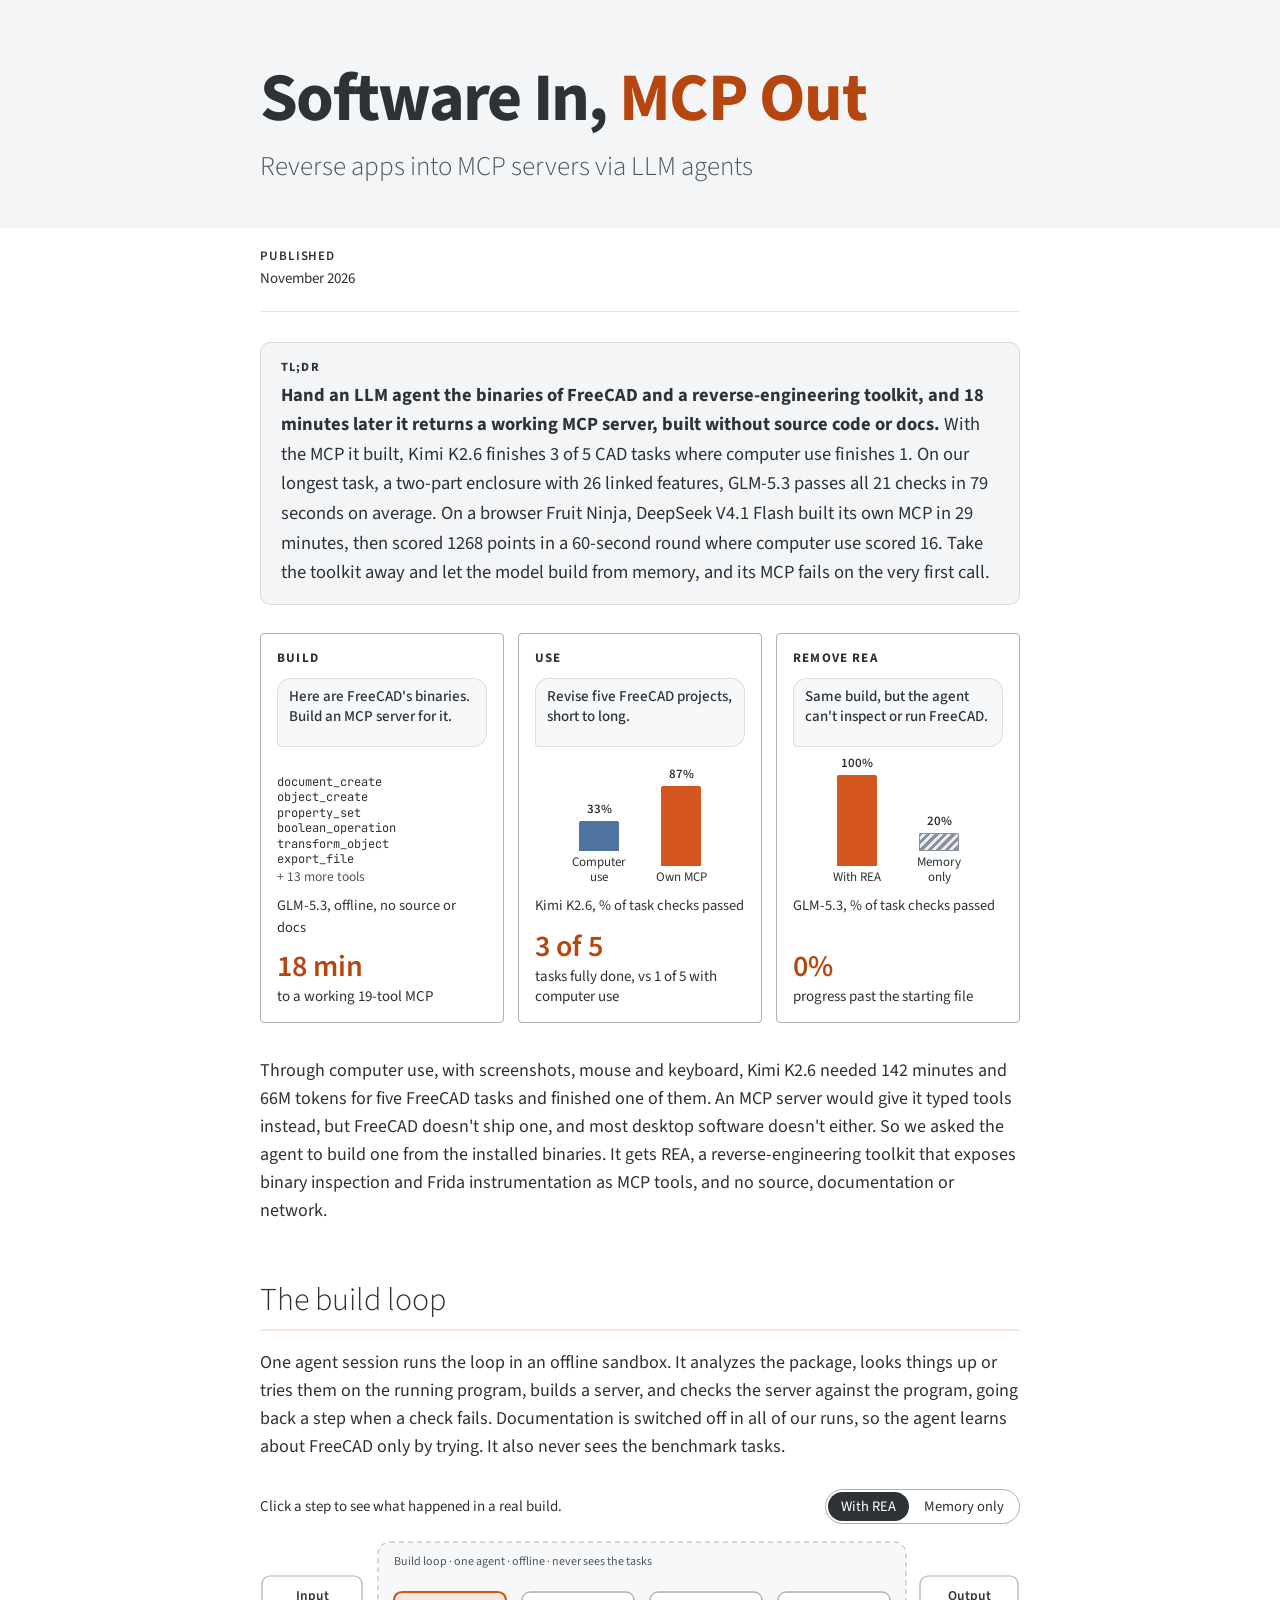
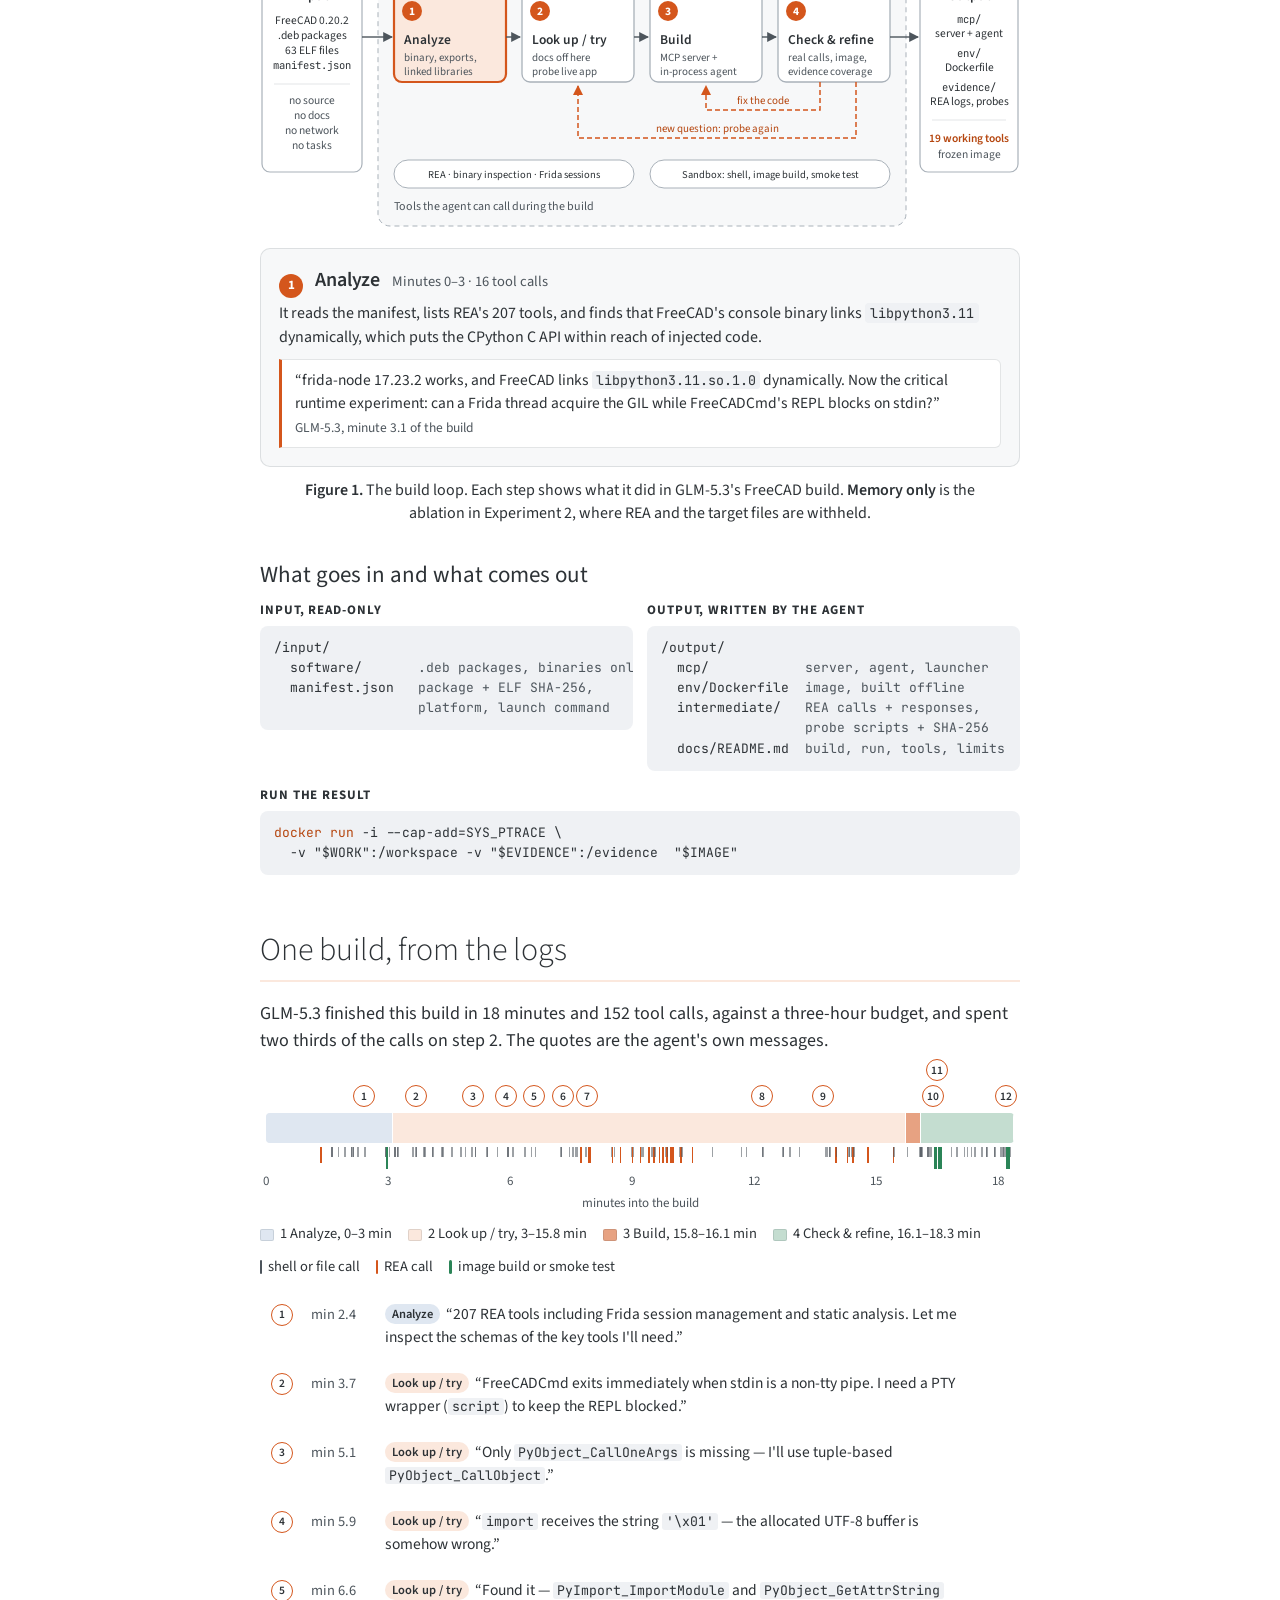
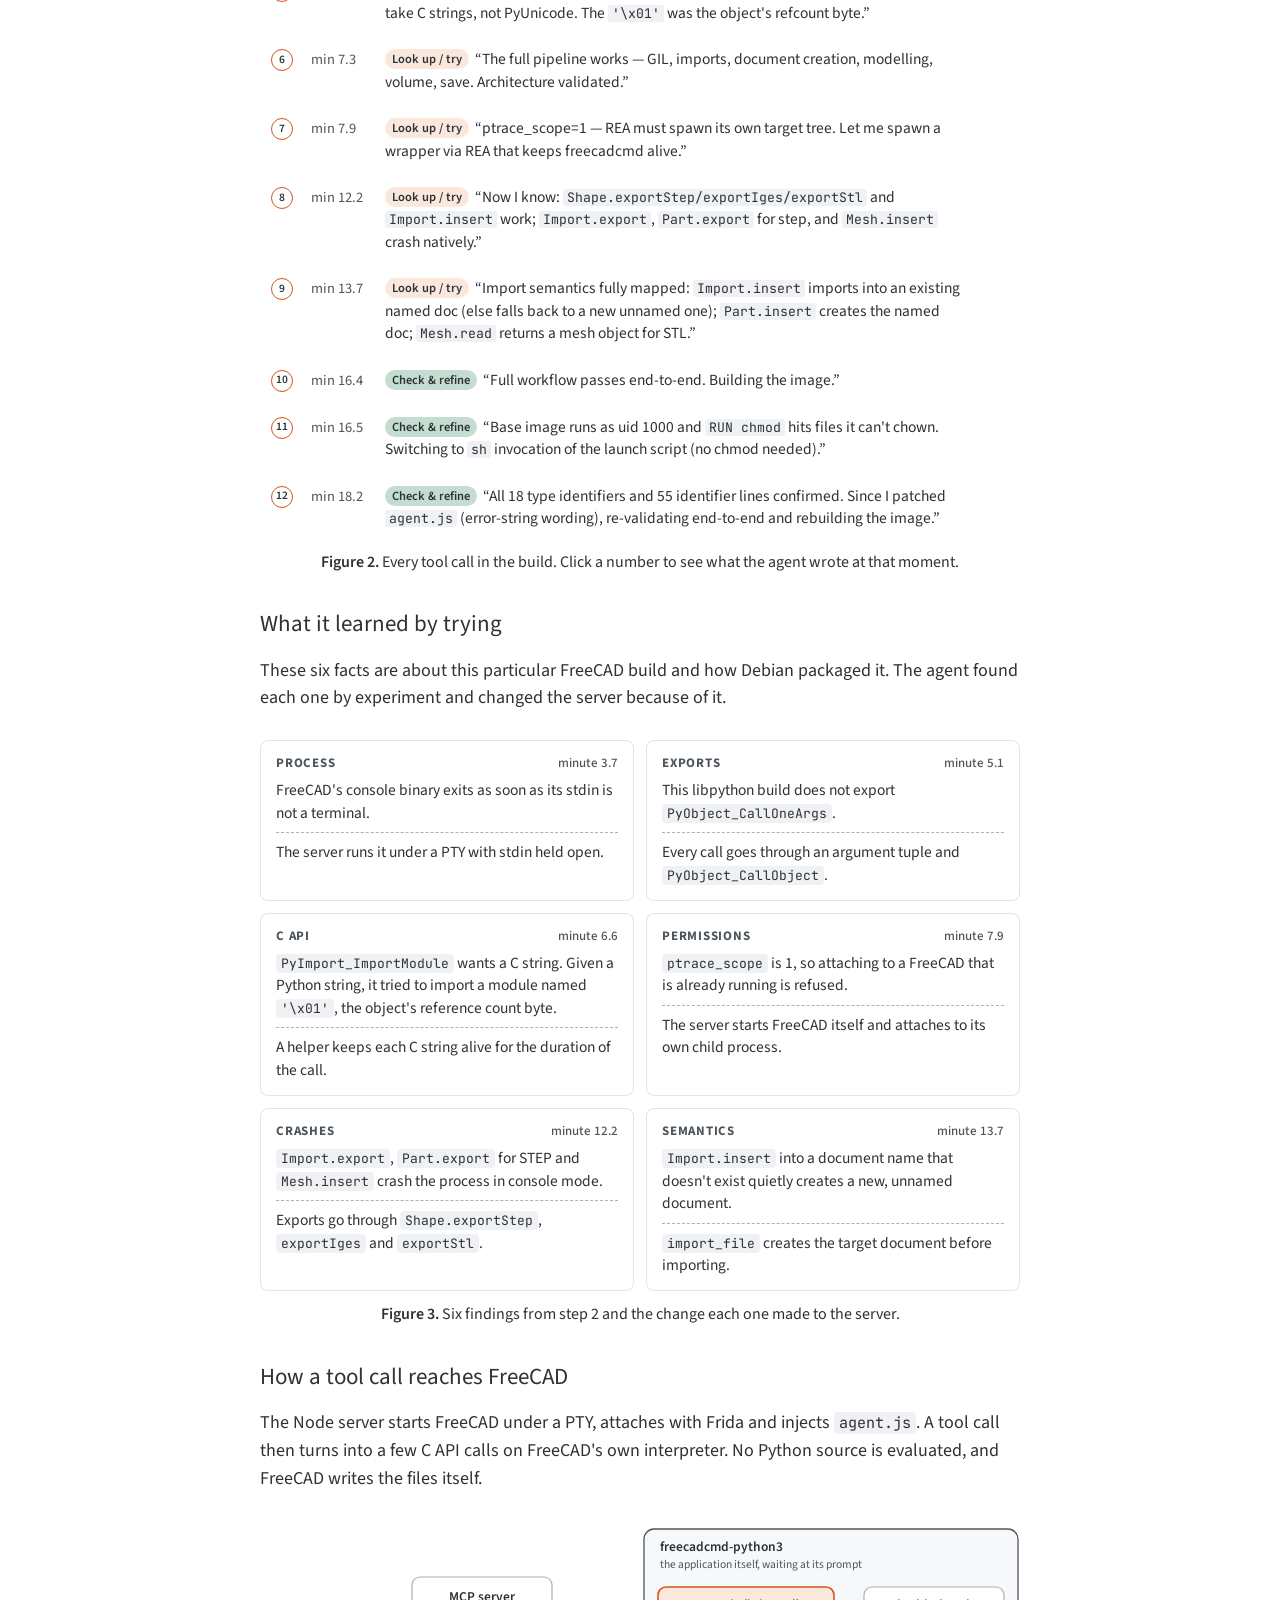
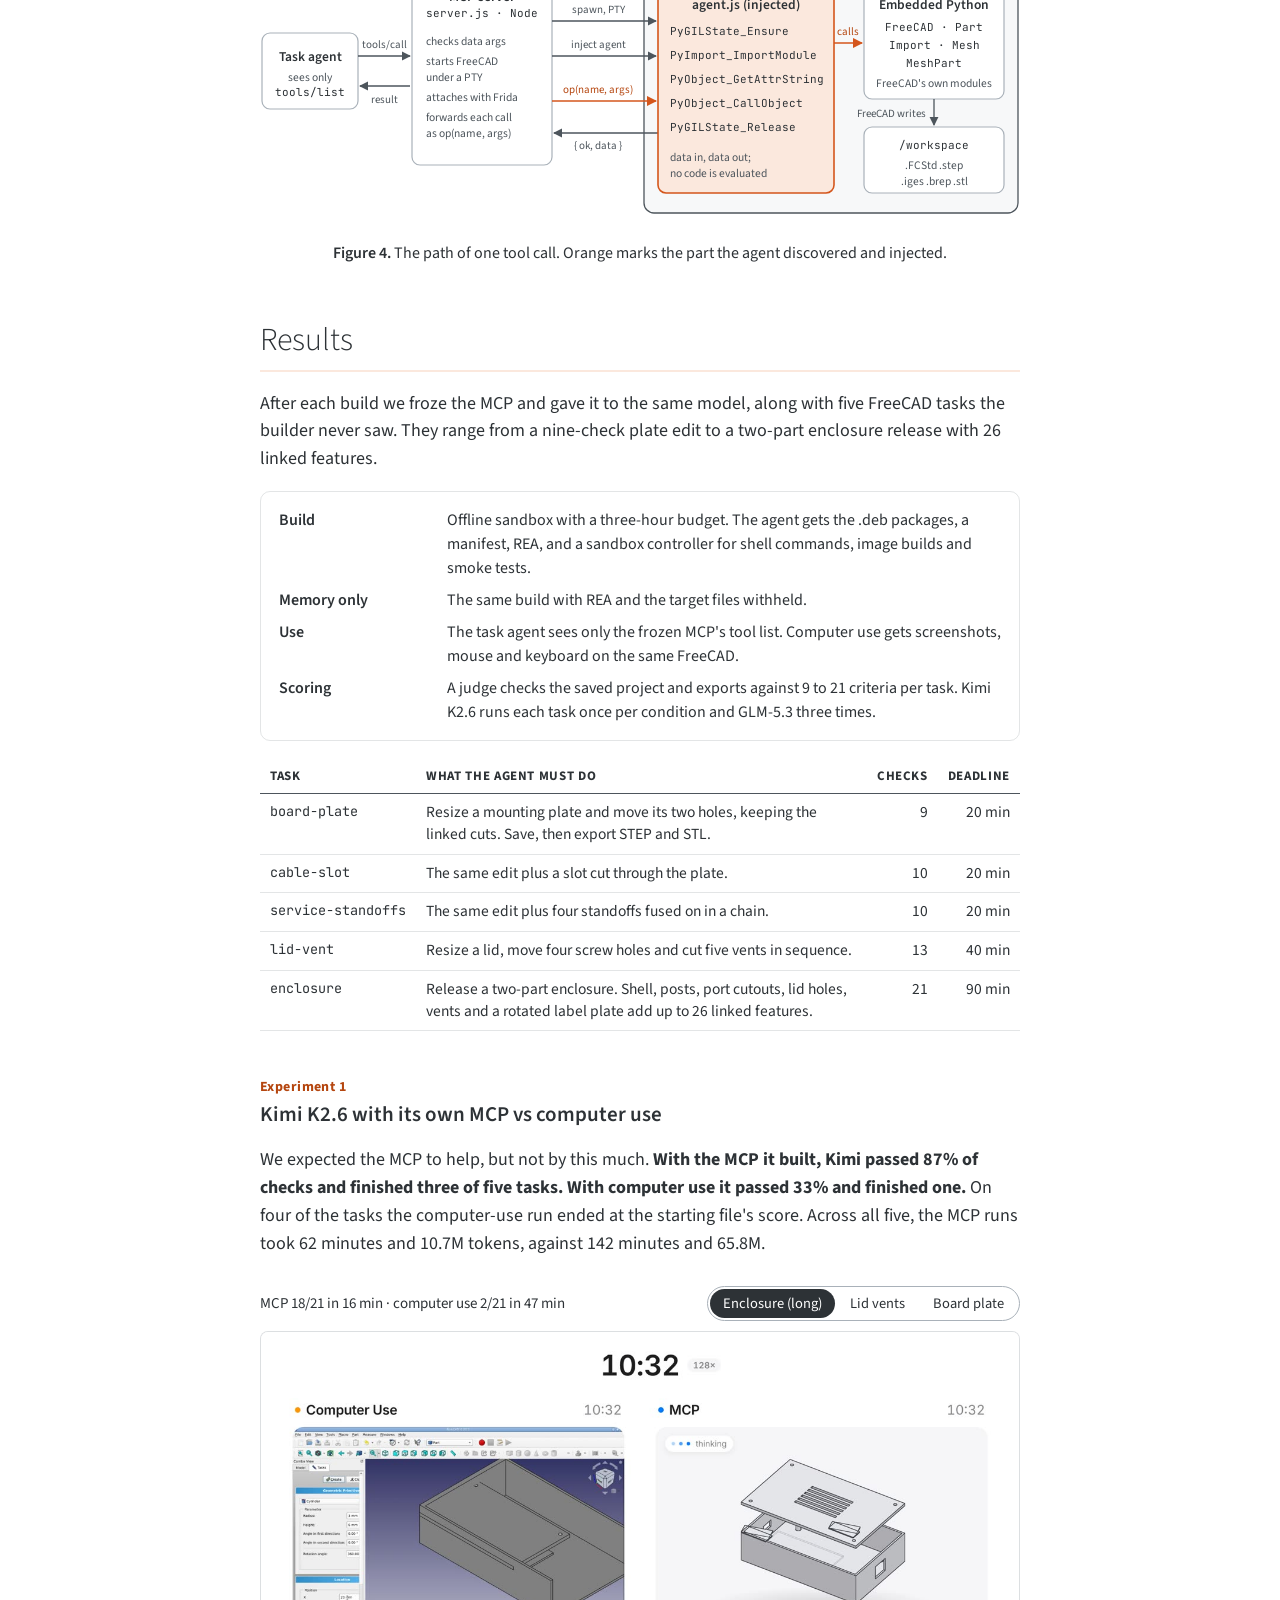
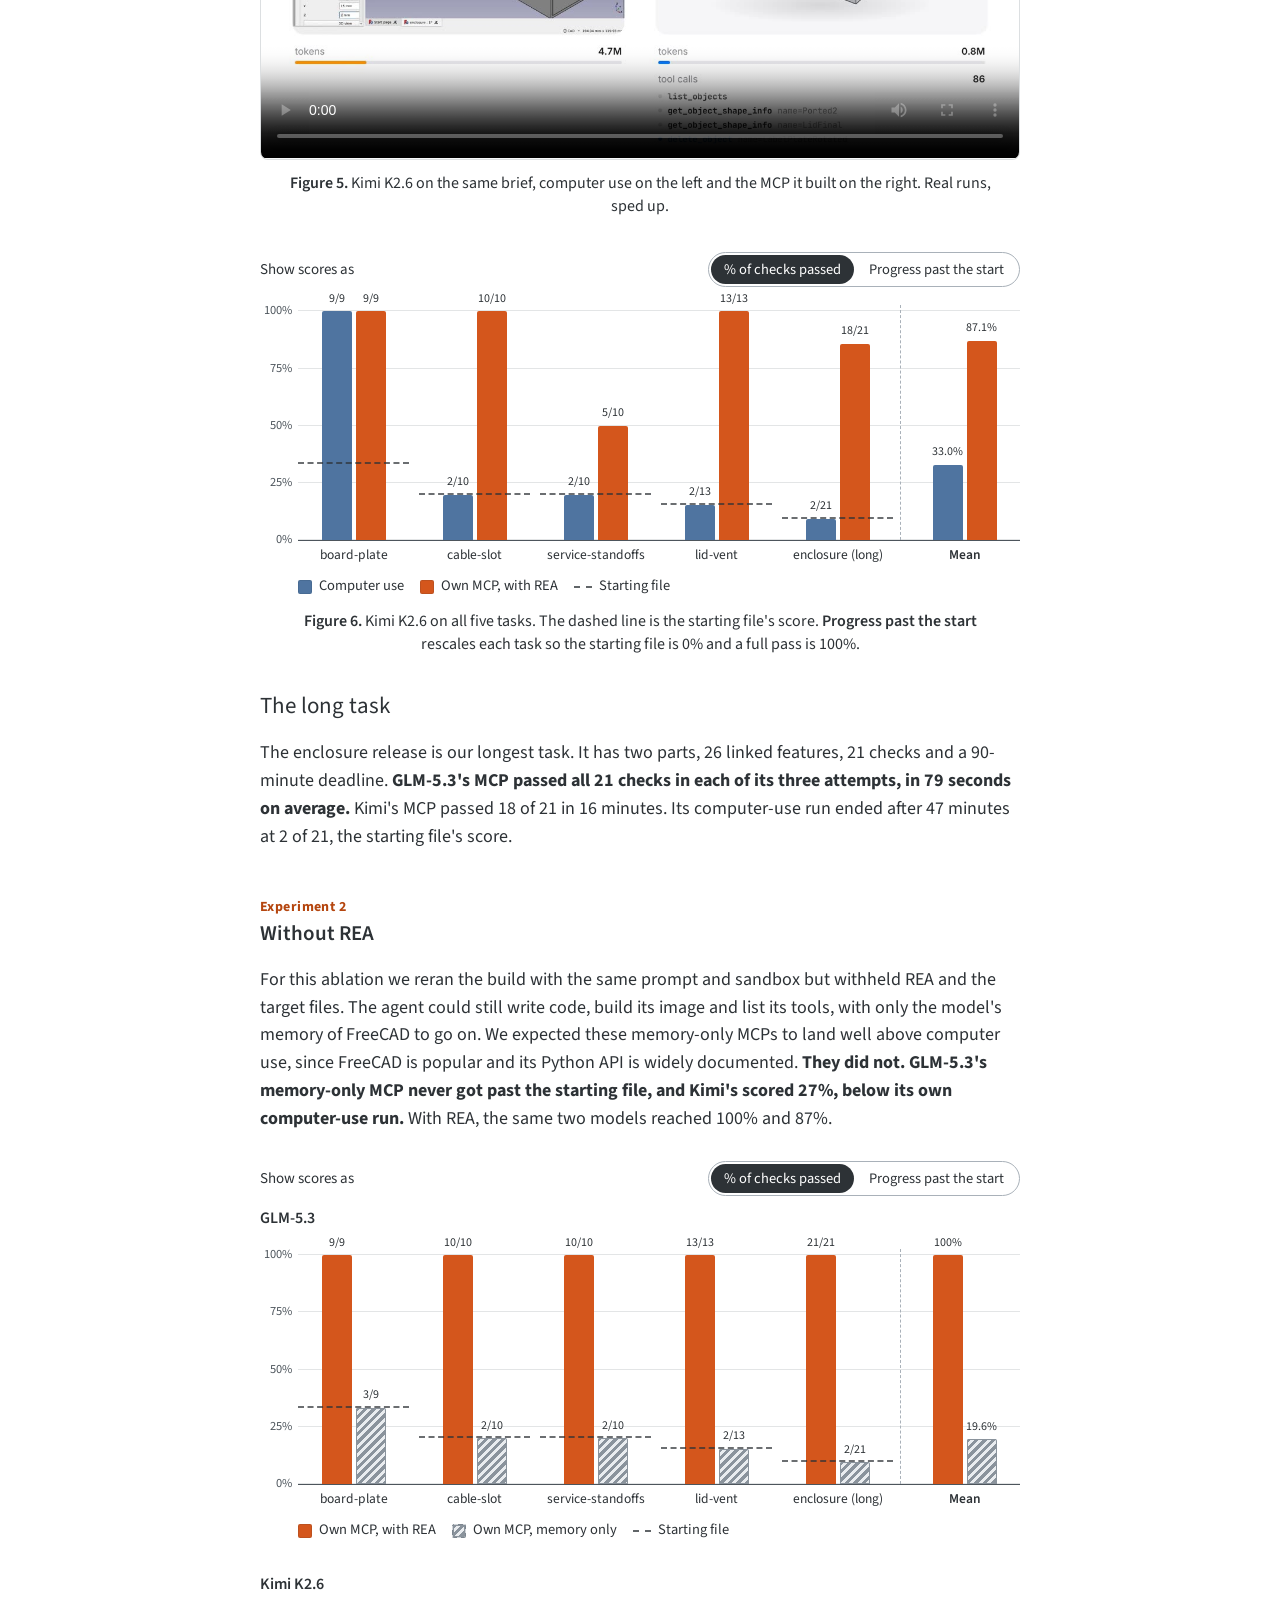
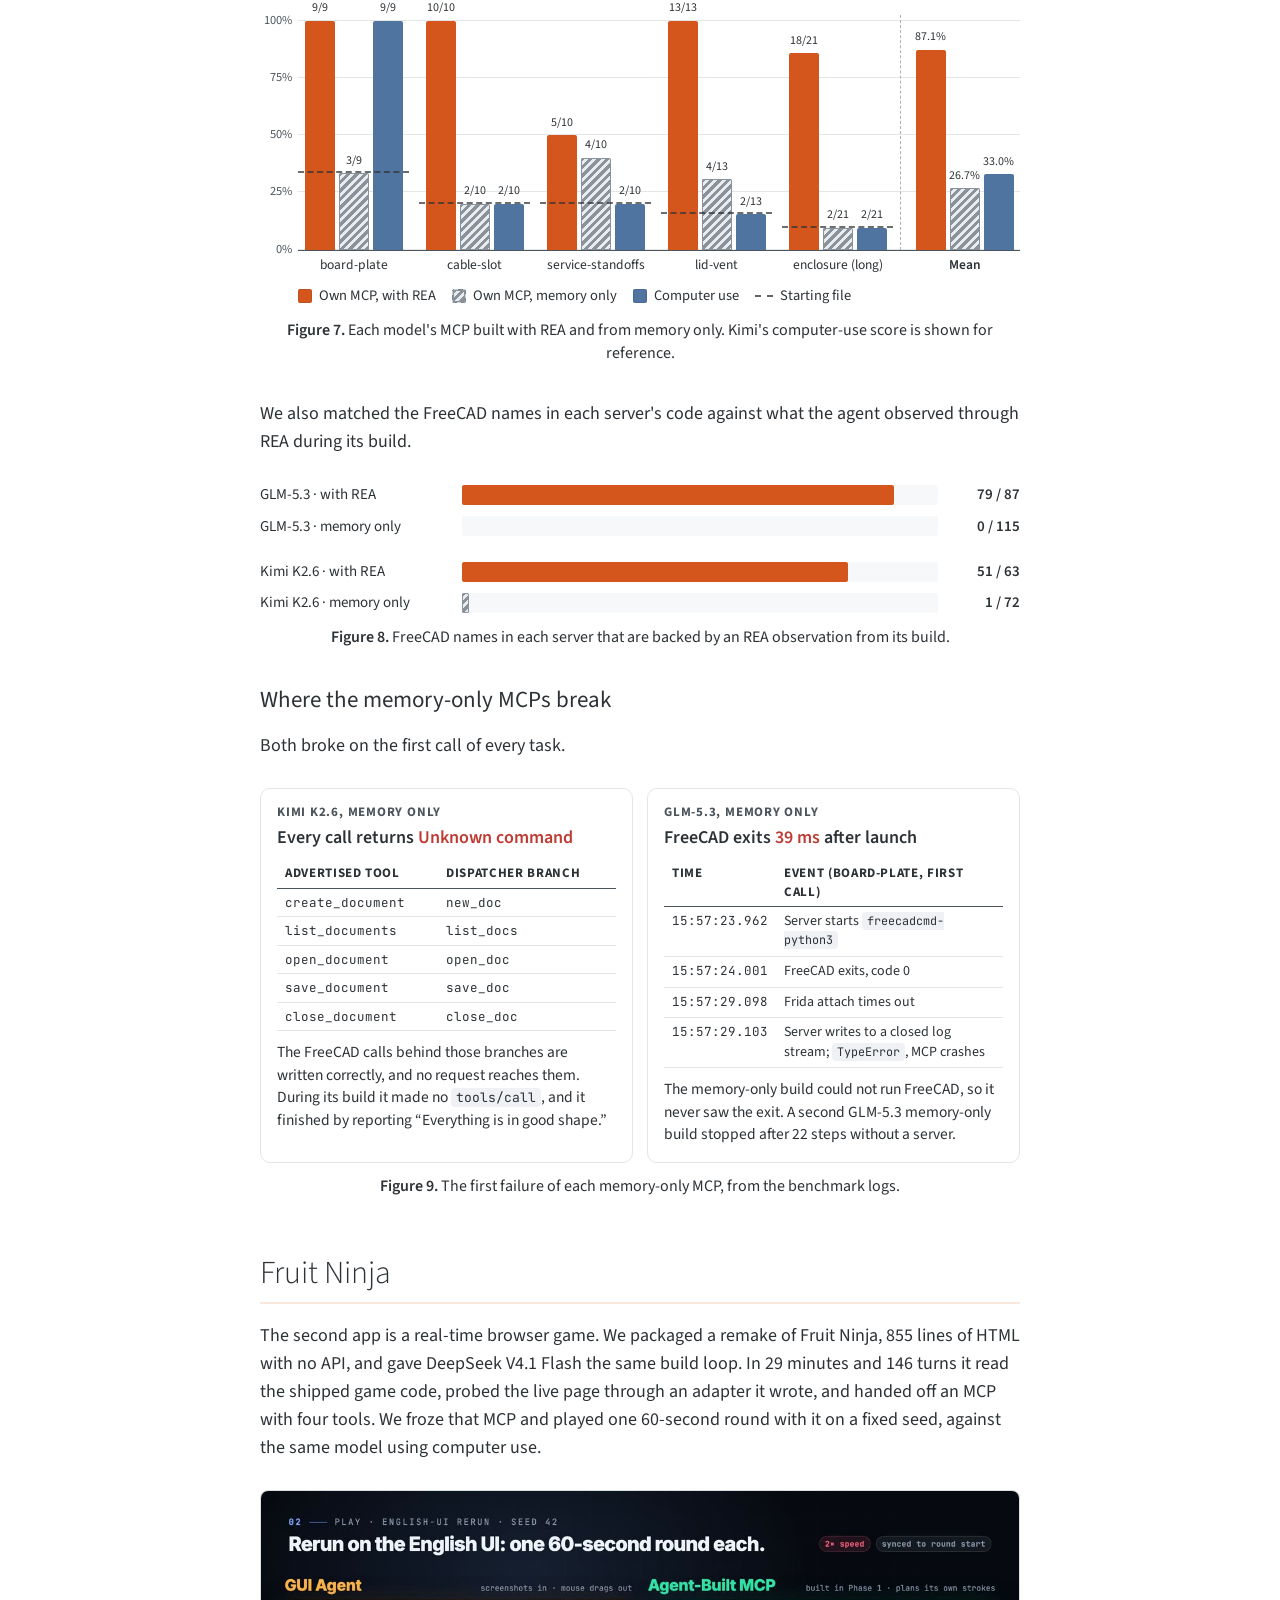
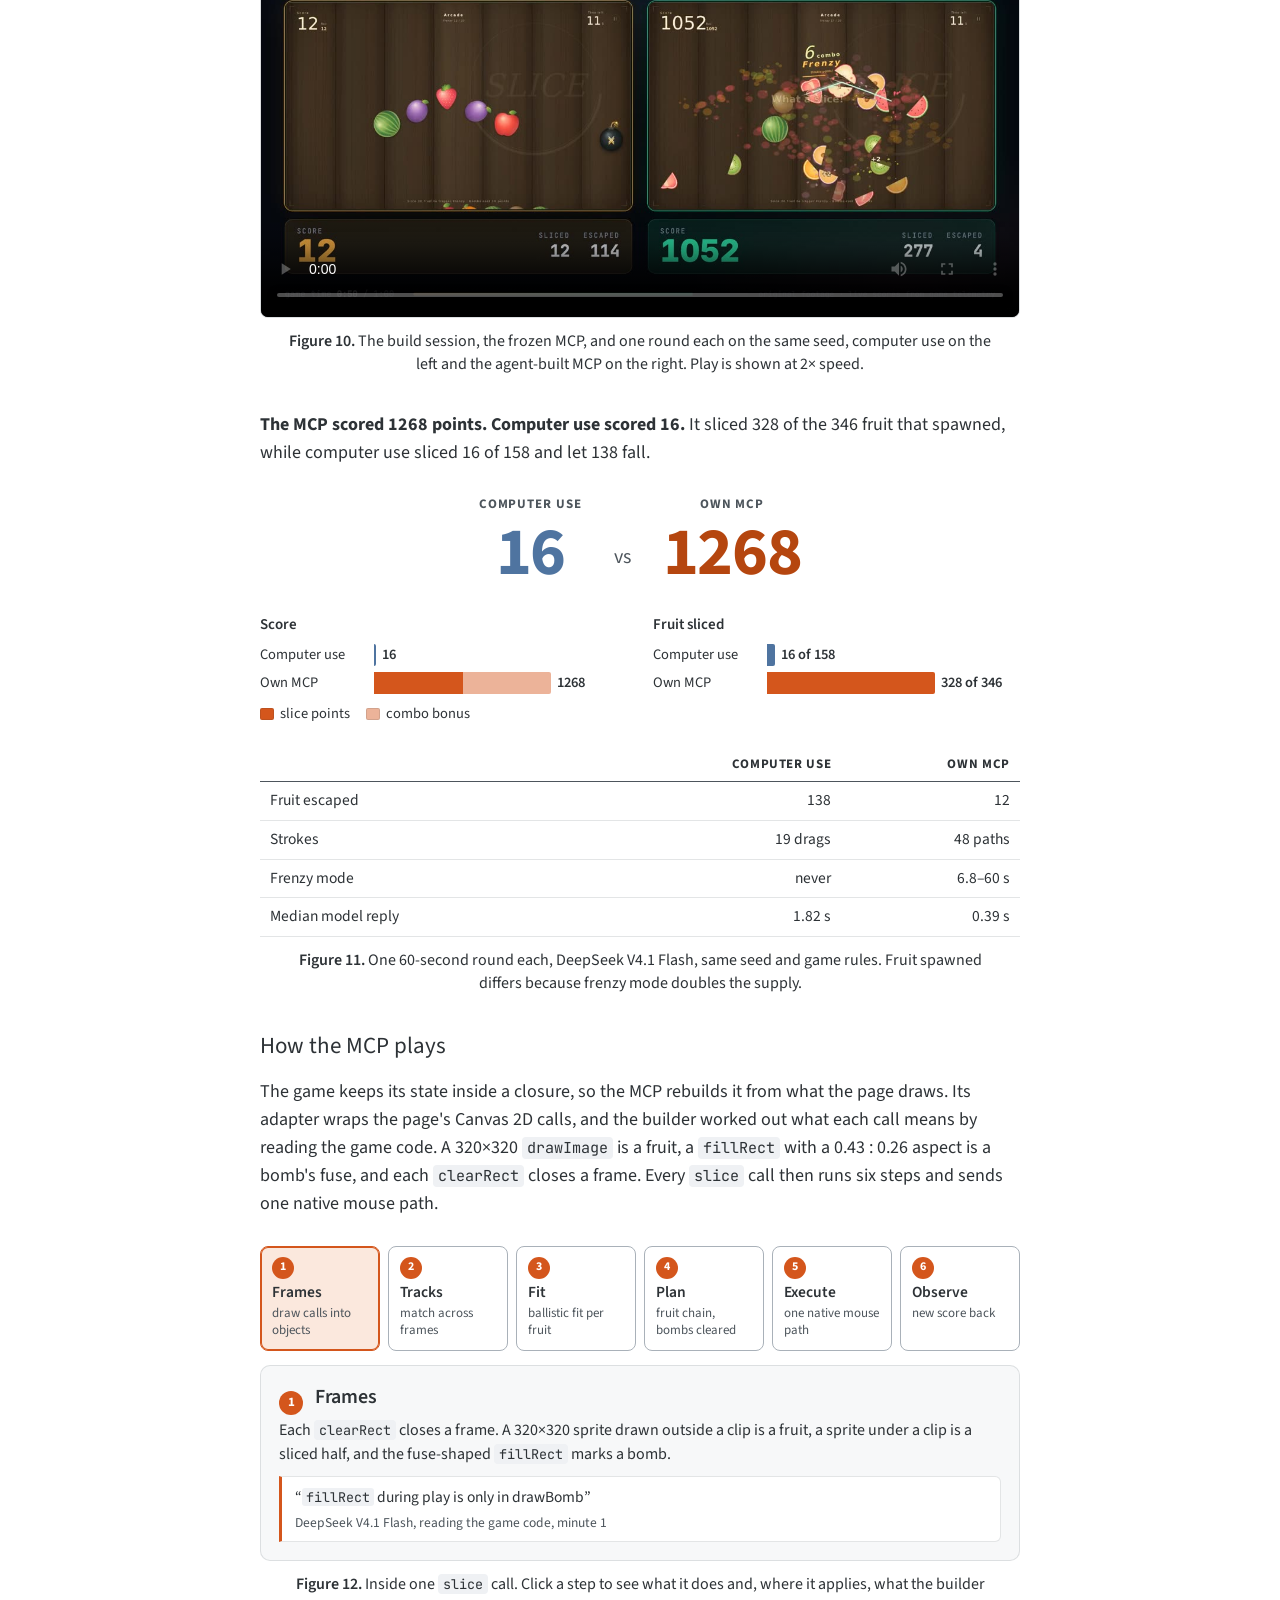
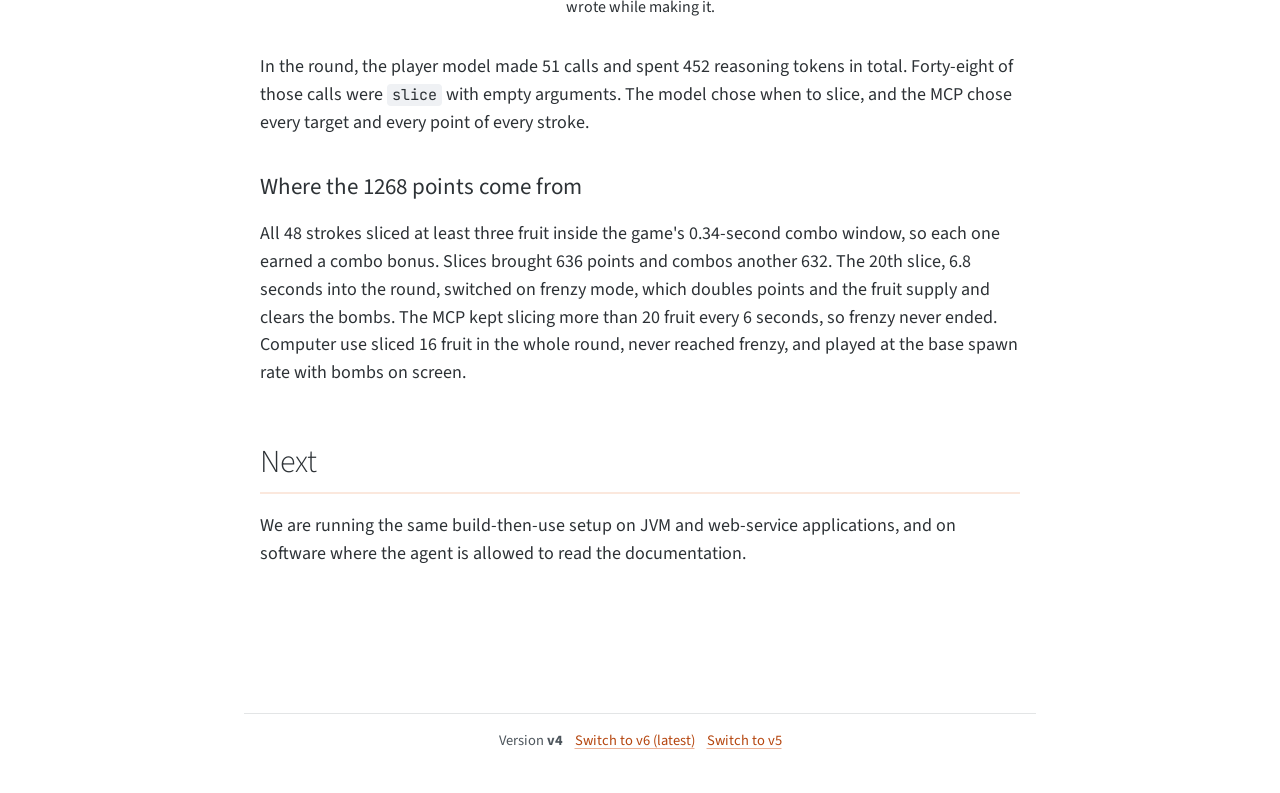
<file: v4/index.html>
<!DOCTYPE html>
<html lang="en">
<head>
  <meta charset="UTF-8">
  <meta name="viewport" content="width=device-width, initial-scale=1, viewport-fit=cover">
  <title>Software In, MCP Out</title>
  <meta name="description" content="Given only FreeCAD's binaries and a reverse-engineering toolkit, LLM agents build their own MCP server for it. With it they beat computer use; without reverse engineering the MCPs fail.">
  <meta property="og:type" content="article">
  <meta property="og:title" content="Software In, MCP Out: Reverse apps into MCP servers via LLM agents">
  <meta property="og:description" content="Given only FreeCAD's binaries and a reverse-engineering toolkit, LLM agents build their own MCP server for it. With it they beat computer use; without reverse engineering the MCPs fail.">
  <meta property="og:image" content="https://kaoru0822-kitauji.github.io/software-in-mcp-out/media/enclosure.jpg">
  <link rel="preconnect" href="https://fonts.googleapis.com">
<link rel="preconnect" href="https://fonts.gstatic.com" crossorigin>
<link rel="stylesheet" href="https://fonts.googleapis.com/css2?family=JetBrains+Mono:wght@400;600&family=Source+Sans+3:ital,wght@0,300..700;1,300..700&display=swap">
  <link rel="stylesheet" href="css/style.css">
</head>
<body>
<header>
  <div class="band">
    <div class="col">
      <h1><span class="nw">Software In,</span> <span class="hl nw">MCP Out</span></h1>
      <p class="subtitle">Reverse apps into MCP servers via LLM agents</p>
    </div>
  </div>
  <div class="col">
    <div class="byline">
      <div><h3>Published</h3><p>November 2026</p></div>
    </div>
  </div>
</header>

<article class="col">

  <div class="tldr">
    <b>TL;DR</b>
    <p><b>Hand an LLM agent the binaries of FreeCAD and a reverse-engineering toolkit, and 18 minutes later it returns a working MCP server, built without source code or docs.</b> With the MCP it built, Kimi K2.6 finishes 3 of 5 CAD tasks where computer use finishes 1. On our longest task, a two-part enclosure with 26 linked features, GLM-5.3 passes all 21 checks in 79 seconds on average. On a browser Fruit Ninja, DeepSeek V4.1 Flash built its own MCP in 29 minutes, then scored 1268 points in a 60-second round where computer use scored 16. Take the toolkit away and let the model build from memory, and its MCP fails on the very first call.</p>
  </div>

  <figure class="teaser-fig" aria-label="Three results: build, use, remove REA">
    <div class="teaser">
      <div class="tz">
        <div class="tz-step">Build</div>
        <div class="tz-task">Here are FreeCAD's binaries. Build an MCP server for it.</div>
        <div class="tz-vis tz-tools" aria-label="Some of the tool names the agent chose">
          <span>document_create</span><span>object_create</span><span>property_set</span><span>boolean_operation</span><span>transform_object</span><span>export_file</span>
          <span class="more">+ 13 more tools</span>
        </div>
        <div class="tz-who">GLM-5.3, offline, no source or docs</div>
        <div class="tz-out"><span class="tz-big">18 min</span><span class="tz-note">to a working 19-tool MCP</span></div>
      </div>
      <div class="tz">
        <div class="tz-step">Use</div>
        <div class="tz-task">Revise five FreeCAD projects, short to long.</div>
        <div class="tz-vis" role="img" aria-label="Kimi K2.6 passes 33 percent of checks with computer use and 87 percent with its own MCP">
          <div class="tz-col"><div class="tz-bar s-gui" style="height:30.4px"><span>33%</span></div><div class="tz-bl">Computer use</div></div>
          <div class="tz-col"><div class="tz-bar s-rea" style="height:80.1px"><span>87%</span></div><div class="tz-bl">Own MCP</div></div>
        </div>
        <div class="tz-who">Kimi K2.6, % of task checks passed</div>
        <div class="tz-out"><span class="tz-big">3 of 5</span><span class="tz-note">tasks fully done, vs 1 of 5 with computer use</span></div>
      </div>
      <div class="tz">
        <div class="tz-step">Remove REA</div>
        <div class="tz-task">Same build, but the agent can't inspect or run FreeCAD.</div>
        <div class="tz-vis" role="img" aria-label="GLM-5.3 passes 100 percent of checks with REA and 20 percent, the starting file's score, from memory only">
          <div class="tz-col"><div class="tz-bar s-rea" style="height:92px"><span>100%</span></div><div class="tz-bl">With REA</div></div>
          <div class="tz-col"><div class="tz-bar s-mem" style="height:18.1px"><span>20%</span></div><div class="tz-bl">Memory only</div></div>
        </div>
        <div class="tz-who">GLM-5.3, % of task checks passed</div>
        <div class="tz-out"><span class="tz-big">0%</span><span class="tz-note">progress past the starting file</span></div>
      </div>
    </div>
  </figure>

  <p>Through computer use, with screenshots, mouse and keyboard, Kimi K2.6 needed 142 minutes and 66M tokens for five FreeCAD tasks and finished one of them. An MCP server would give it typed tools instead, but FreeCAD doesn't ship one, and most desktop software doesn't either. So we asked the agent to build one from the installed binaries. It gets REA, a reverse-engineering toolkit that exposes binary inspection and Frida instrumentation as MCP tools, and no source, documentation or network.</p>

  <!-- ===================================================== -->
  <h2 id="pipeline">The build loop</h2>
  <p>One agent session runs the loop in an offline sandbox. It analyzes the package, looks things up or tries them on the running program, builds a server, and checks the server against the program, going back a step when a check fails. Documentation is switched off in all of our runs, so the agent learns about FreeCAD only by trying. It also never sees the benchmark tasks.</p>

  <figure class="pipe" id="fig-pipe">
    <div class="fig-tools">
      <span>Click a step to see what happened in a real build.</span>
      <div class="seg" role="group" aria-label="Condition">
        <button type="button" id="pipe-mode-rea" aria-pressed="true" data-mode="rea">With REA</button>
        <button type="button" id="pipe-mode-mem" aria-pressed="false" data-mode="mem">Memory only</button>
      </div>
    </div>

    <svg class="pipe-svg pipe-wide" viewBox="0 0 760 300" role="img" aria-label="The build loop: input package, then analyze, look up or try, build, check and refine, with feedback from checking back to building and probing, and an MCP server as output.">
      <defs>
        <marker id="pw-a" viewBox="0 0 10 10" refX="9" refY="5" markerWidth="7" markerHeight="7" orient="auto-start-reverse"><path class="mk" d="M0 0 L10 5 L0 10 z"/></marker>
        <marker id="pw-b" viewBox="0 0 10 10" refX="9" refY="5" markerWidth="7" markerHeight="7" orient="auto-start-reverse"><path class="mk-acc" d="M0 0 L10 5 L0 10 z"/></marker>
      </defs>
      <g class="io">
        <rect x="2" y="42" width="100" height="196" rx="8"/>
        <text x="52" y="66" text-anchor="middle" class="t-h">Input</text>
        <text x="52" y="90" text-anchor="middle">FreeCAD 0.20.2</text>
        <text x="52" y="105" text-anchor="middle">.deb packages</text>
        <text x="52" y="120" text-anchor="middle">63 ELF files</text>
        <text x="52" y="135" text-anchor="middle" class="t-mono">manifest.json</text>
        <line x1="14" x2="90" y1="150" y2="150"/>
        <text x="52" y="170" text-anchor="middle" class="t-neg">no source</text>
        <text x="52" y="185" text-anchor="middle" class="t-neg">no docs</text>
        <text x="52" y="200" text-anchor="middle" class="t-neg">no network</text>
        <text x="52" y="215" text-anchor="middle" class="t-neg">no tasks</text>
      </g>
      <rect class="loop" x="118" y="8" width="528" height="284" rx="12"/>
      <text x="134" y="31" class="t-cap">Build loop · one agent · offline · never sees the tasks</text>

      <g class="stage off" data-stage="1" tabindex="0" role="button" aria-label="Step 1, Analyze">
        <rect x="134" y="58" width="112" height="90" rx="8"/>
        <circle class="badge" cx="152" cy="77" r="10"/><text class="badge-t" x="152" y="81" text-anchor="middle">1</text>
        <text class="t-st" x="144" y="110">Analyze</text>
        <text class="t-sub m-rea" x="144" y="127">binary, exports,</text>
        <text class="t-sub m-rea" x="144" y="141">linked libraries</text>
        <text class="t-sub m-mem" x="144" y="127">nothing to</text>
        <text class="t-sub m-mem" x="144" y="141">inspect</text>
      </g>
      <g class="stage off" data-stage="2" tabindex="0" role="button" aria-label="Step 2, Look up or try">
        <rect x="262" y="58" width="112" height="90" rx="8"/>
        <circle class="badge" cx="280" cy="77" r="10"/><text class="badge-t" x="280" y="81" text-anchor="middle">2</text>
        <text class="t-st" x="272" y="110">Look up / try</text>
        <text class="t-sub m-rea" x="272" y="127">docs off here</text>
        <text class="t-sub m-rea" x="272" y="141">probe live app</text>
        <text class="t-sub m-mem" x="272" y="127">app can't run,</text>
        <text class="t-sub m-mem" x="272" y="141">memory only</text>
      </g>
      <g class="stage" data-stage="3" tabindex="0" role="button" aria-label="Step 3, Build">
        <rect x="390" y="58" width="112" height="90" rx="8"/>
        <circle class="badge" cx="408" cy="77" r="10"/><text class="badge-t" x="408" y="81" text-anchor="middle">3</text>
        <text class="t-st" x="400" y="110">Build</text>
        <text class="t-sub m-rea" x="400" y="127">MCP server +</text>
        <text class="t-sub m-rea" x="400" y="141">in-process agent</text>
        <text class="t-sub m-mem" x="400" y="127">written from</text>
        <text class="t-sub m-mem" x="400" y="141">memory</text>
      </g>
      <g class="stage" data-stage="4" tabindex="0" role="button" aria-label="Step 4, Check and refine">
        <rect x="518" y="58" width="112" height="90" rx="8"/>
        <circle class="badge" cx="536" cy="77" r="10"/><text class="badge-t" x="536" y="81" text-anchor="middle">4</text>
        <text class="t-st" x="528" y="110">Check &amp; refine</text>
        <text class="t-sub m-rea" x="528" y="127">real calls, image,</text>
        <text class="t-sub m-rea" x="528" y="141">evidence coverage</text>
        <text class="t-sub m-mem" x="528" y="127">build image,</text>
        <text class="t-sub m-mem" x="528" y="141">list tools only</text>
      </g>

      <line class="flow" x1="102" y1="103" x2="132" y2="103" marker-end="url(#pw-a)"/>
      <line class="flow" x1="246" y1="103" x2="260" y2="103" marker-end="url(#pw-a)"/>
      <line class="flow" x1="374" y1="103" x2="388" y2="103" marker-end="url(#pw-a)"/>
      <line class="flow" x1="502" y1="103" x2="516" y2="103" marker-end="url(#pw-a)"/>
      <line class="flow" x1="630" y1="103" x2="658" y2="103" marker-end="url(#pw-a)"/>

      <path class="fb" d="M560 148 V176 H446 V152" marker-end="url(#pw-b)"/>
      <text class="t-fb" x="503" y="170" text-anchor="middle">fix the code</text>
      <path class="fb" d="M596 148 V204 H318 V152" marker-end="url(#pw-b)"/>
      <text class="t-fb" x="457" y="198" text-anchor="middle">new question: probe again</text>

      <g class="rail off">
        <rect x="134" y="226" width="240" height="28" rx="14"/>
        <text class="m-rea" x="254" y="244" text-anchor="middle">REA · binary inspection · Frida sessions</text>
        <text class="m-mem" x="254" y="244" text-anchor="middle">REA withheld</text>
      </g>
      <g class="rail">
        <rect x="390" y="226" width="240" height="28" rx="14"/>
        <text x="510" y="244" text-anchor="middle">Sandbox: shell, image build, smoke test</text>
      </g>
      <text class="t-cap" x="134" y="276">Tools the agent can call during the build</text>

      <g class="io">
        <rect x="660" y="42" width="98" height="196" rx="8"/>
        <text x="709" y="66" text-anchor="middle" class="t-h">Output</text>
        <text x="709" y="89" text-anchor="middle" class="t-mono">mcp/</text>
        <text x="709" y="103" text-anchor="middle">server + agent</text>
        <text x="709" y="123" text-anchor="middle" class="t-mono">env/</text>
        <text x="709" y="137" text-anchor="middle">Dockerfile</text>
        <text x="709" y="157" text-anchor="middle" class="t-mono">evidence/</text>
        <text x="709" y="171" text-anchor="middle">REA logs, probes</text>
        <line x1="672" x2="746" y1="186" y2="186"/>
        <text x="709" y="208" text-anchor="middle" class="t-strong m-rea">19 working tools</text>
        <text x="709" y="208" text-anchor="middle" class="t-strong m-mem">fails on call 1</text>
        <text x="709" y="224" text-anchor="middle" class="t-neg">frozen image</text>
      </g>
    </svg>

    <svg class="pipe-svg pipe-tall" viewBox="0 0 360 700" role="img" aria-label="The build loop, top to bottom: input package, analyze, look up or try, build, check and refine, then the MCP server as output.">
      <defs>
        <marker id="pt-a" viewBox="0 0 10 10" refX="9" refY="5" markerWidth="7" markerHeight="7" orient="auto-start-reverse"><path class="mk" d="M0 0 L10 5 L0 10 z"/></marker>
        <marker id="pt-b" viewBox="0 0 10 10" refX="9" refY="5" markerWidth="7" markerHeight="7" orient="auto-start-reverse"><path class="mk-acc" d="M0 0 L10 5 L0 10 z"/></marker>
      </defs>
      <g class="io">
        <rect x="8" y="4" width="344" height="76" rx="8"/>
        <text x="180" y="26" text-anchor="middle" class="t-h">Input</text>
        <text x="180" y="47" text-anchor="middle">FreeCAD 0.20.2 · .deb packages · 63 ELF files</text>
        <text x="180" y="66" text-anchor="middle" class="t-neg">no source · no docs · no network · no tasks</text>
      </g>
      <line class="flow" x1="140" y1="80" x2="140" y2="102" marker-end="url(#pt-a)"/>
      <rect class="loop" x="8" y="104" width="344" height="474" rx="12"/>
      <text x="22" y="127" class="t-cap">Build loop · offline · never sees the tasks</text>

      <g class="stage off" data-stage="1" tabindex="0" role="button" aria-label="Step 1, Analyze">
        <rect x="24" y="142" width="232" height="70" rx="8"/>
        <circle class="badge" cx="44" cy="162" r="10"/><text class="badge-t" x="44" y="166" text-anchor="middle">1</text>
        <text class="t-st" x="62" y="167">Analyze</text>
        <text class="t-sub m-rea" x="62" y="188">binary, exports, linked libraries</text>
        <text class="t-sub m-mem" x="62" y="188">nothing to inspect</text>
      </g>
      <g class="stage off" data-stage="2" tabindex="0" role="button" aria-label="Step 2, Look up or try">
        <rect x="24" y="238" width="232" height="70" rx="8"/>
        <circle class="badge" cx="44" cy="258" r="10"/><text class="badge-t" x="44" y="262" text-anchor="middle">2</text>
        <text class="t-st" x="62" y="263">Look up / try</text>
        <text class="t-sub m-rea" x="62" y="284">docs off here · probe the live app</text>
        <text class="t-sub m-mem" x="62" y="284">app can't run · memory only</text>
      </g>
      <g class="stage" data-stage="3" tabindex="0" role="button" aria-label="Step 3, Build">
        <rect x="24" y="334" width="232" height="70" rx="8"/>
        <circle class="badge" cx="44" cy="354" r="10"/><text class="badge-t" x="44" y="358" text-anchor="middle">3</text>
        <text class="t-st" x="62" y="359">Build</text>
        <text class="t-sub m-rea" x="62" y="380">MCP server + in-process agent</text>
        <text class="t-sub m-mem" x="62" y="380">written from memory</text>
      </g>
      <g class="stage" data-stage="4" tabindex="0" role="button" aria-label="Step 4, Check and refine">
        <rect x="24" y="430" width="232" height="70" rx="8"/>
        <circle class="badge" cx="44" cy="450" r="10"/><text class="badge-t" x="44" y="454" text-anchor="middle">4</text>
        <text class="t-st" x="62" y="455">Check &amp; refine</text>
        <text class="t-sub m-rea" x="62" y="476">real calls, image, evidence coverage</text>
        <text class="t-sub m-mem" x="62" y="476">build image, list tools only</text>
      </g>
      <line class="flow" x1="140" y1="212" x2="140" y2="236" marker-end="url(#pt-a)"/>
      <line class="flow" x1="140" y1="308" x2="140" y2="332" marker-end="url(#pt-a)"/>
      <line class="flow" x1="140" y1="404" x2="140" y2="428" marker-end="url(#pt-a)"/>

      <path class="fb" d="M256 458 H290 V369 H260" marker-end="url(#pt-b)"/>
      <text class="t-fb" x="296" y="420">fix</text>
      <path class="fb" d="M256 478 H330 V273 H260" marker-end="url(#pt-b)"/>
      <text class="t-fb" x="0" y="0" transform="translate(344 380) rotate(-90)" text-anchor="middle">probe again</text>

      <g class="rail off">
        <rect x="24" y="520" width="154" height="28" rx="14"/>
        <text class="m-rea" x="101" y="538" text-anchor="middle">REA · Frida sessions</text>
        <text class="m-mem" x="101" y="538" text-anchor="middle">REA withheld</text>
      </g>
      <g class="rail">
        <rect x="186" y="520" width="150" height="28" rx="14"/>
        <text x="261" y="538" text-anchor="middle">Sandbox · image build</text>
      </g>
      <text class="t-cap" x="24" y="567">Tools the agent can call</text>

      <line class="flow" x1="140" y1="578" x2="140" y2="600" marker-end="url(#pt-a)"/>
      <g class="io">
        <rect x="8" y="602" width="344" height="92" rx="8"/>
        <text x="180" y="624" text-anchor="middle" class="t-h">Output</text>
        <text x="180" y="645" text-anchor="middle">mcp/ server + agent · env/Dockerfile · evidence/</text>
        <text x="180" y="672" text-anchor="middle" class="t-strong m-rea">19 working tools, frozen as an image</text>
        <text x="180" y="672" text-anchor="middle" class="t-strong m-mem">fails on the first call</text>
      </g>
    </svg>

    <div class="stage-detail" id="stage-detail" aria-live="polite"></div>
    <figcaption><b>Figure 1.</b> The build loop. Each step shows what it did in GLM-5.3's FreeCAD build. <b>Memory only</b> is the ablation in Experiment 2, where REA and the target files are withheld.</figcaption>
  </figure>

  <h3>What goes in and what comes out</h3>
  <div class="contract">
    <div>
      <h4>Input, read-only</h4>
<pre>/input/
  software/       <span class="c">.deb packages, binaries only</span>
  manifest.json   <span class="c">package + ELF SHA-256,</span>
                  <span class="c">platform, launch command</span></pre>
    </div>
    <div>
      <h4>Output, written by the agent</h4>
<pre>/output/
  mcp/            <span class="c">server, agent, launcher</span>
  env/Dockerfile  <span class="c">image, built offline</span>
  intermediate/   <span class="c">REA calls + responses,</span>
                  <span class="c">probe scripts + SHA-256</span>
  docs/README.md  <span class="c">build, run, tools, limits</span></pre>
    </div>
  </div>
  <div class="run">
    <h4>Run the result</h4>
<pre><span class="k">docker run</span> -i --cap-add=SYS_PTRACE \
  -v "$WORK":/workspace -v "$EVIDENCE":/evidence  "$IMAGE"</pre>
  </div>

  <!-- ===================================================== -->
  <h2 id="build">One build, from the logs</h2>
  <p>GLM-5.3 finished this build in 18 minutes and 152 tool calls, against a three-hour budget, and spent two thirds of the calls on step 2. The quotes are the agent's own messages.</p>

  <figure class="tl" id="fig-tl">
    <div class="tl-area">
      <div class="tl-marks" id="tl-marks"></div>
      <div class="tl-track" id="tl-track" role="img" aria-label="Timeline of the 18-minute build: analyze until minute 3, look up and try until minute 15.8, build until 16.1, check and refine until 18.3."></div>
      <div class="tl-ticks" id="tl-ticks" aria-hidden="true"></div>
      <div class="tl-axis" id="tl-axis" aria-hidden="true"></div>
      <p class="tl-unit">minutes into the build</p>
    </div>
    <div class="tl-legend">
      <span><i class="sw st-1"></i>1 Analyze, 0–3 min</span>
      <span><i class="sw st-2"></i>2 Look up / try, 3–15.8 min</span>
      <span><i class="sw st-3"></i>3 Build, 15.8–16.1 min</span>
      <span><i class="sw st-4"></i>4 Check &amp; refine, 16.1–18.3 min</span>
    </div>
    <div class="tl-legend">
      <span><i class="sw sw-tick" style="background:var(--fg-2)"></i>shell or file call</span>
      <span><i class="sw sw-tick" style="background:var(--accent)"></i>REA call</span>
      <span><i class="sw sw-tick" style="background:var(--ok);width:3px"></i>image build or smoke test</span>
    </div>
    <ol class="tl-list" id="tl-list"></ol>
    <figcaption><b>Figure 2.</b> Every tool call in the build. Click a number to see what the agent wrote at that moment.</figcaption>
  </figure>

  <h3>What it learned by trying</h3>
  <p>These six facts are about this particular FreeCAD build and how Debian packaged it. The agent found each one by experiment and changed the server because of it.</p>

  <figure>
    <div class="cards">
      <div class="card">
        <div class="card-top"><span>Process</span><span>minute 3.7</span></div>
        <p>FreeCAD's console binary exits as soon as its stdin is not a terminal.</p>
        <p class="arrow">The server runs it under a PTY with stdin held open.</p>
      </div>
      <div class="card">
        <div class="card-top"><span>Exports</span><span>minute 5.1</span></div>
        <p>This libpython build does not export <code>PyObject_CallOneArgs</code>.</p>
        <p class="arrow">Every call goes through an argument tuple and <code>PyObject_CallObject</code>.</p>
      </div>
      <div class="card">
        <div class="card-top"><span>C API</span><span>minute 6.6</span></div>
        <p><code>PyImport_ImportModule</code> wants a C string. Given a Python string, it tried to import a module named <code>'\x01'</code>, the object's reference count byte.</p>
        <p class="arrow">A helper keeps each C string alive for the duration of the call.</p>
      </div>
      <div class="card">
        <div class="card-top"><span>Permissions</span><span>minute 7.9</span></div>
        <p><code>ptrace_scope</code> is 1, so attaching to a FreeCAD that is already running is refused.</p>
        <p class="arrow">The server starts FreeCAD itself and attaches to its own child process.</p>
      </div>
      <div class="card">
        <div class="card-top"><span>Crashes</span><span>minute 12.2</span></div>
        <p><code>Import.export</code>, <code>Part.export</code> for STEP and <code>Mesh.insert</code> crash the process in console mode.</p>
        <p class="arrow">Exports go through <code>Shape.exportStep</code>, <code>exportIges</code> and <code>exportStl</code>.</p>
      </div>
      <div class="card">
        <div class="card-top"><span>Semantics</span><span>minute 13.7</span></div>
        <p><code>Import.insert</code> into a document name that doesn't exist quietly creates a new, unnamed document.</p>
        <p class="arrow"><code>import_file</code> creates the target document before importing.</p>
      </div>
    </div>
    <figcaption><b>Figure 3.</b> Six findings from step 2 and the change each one made to the server.</figcaption>
  </figure>

  <h3>How a tool call reaches FreeCAD</h3>
  <p>The Node server starts FreeCAD under a PTY, attaches with Frida and injects <code>agent.js</code>. A tool call then turns into a few C API calls on FreeCAD's own interpreter. No Python source is evaluated, and FreeCAD writes the files itself.</p>

  <figure>
    <div class="scroll-x">
      <svg class="mech" viewBox="0 0 760 300" role="img" aria-label="A task agent sends tools/call to the MCP server over stdio. The server has started FreeCAD under a PTY and attached Frida, and forwards each call to an agent script inside the FreeCAD process, which calls FreeCAD's Python modules through the C API. FreeCAD writes the project and export files.">
        <defs>
          <marker id="m-a" viewBox="0 0 10 10" refX="9" refY="5" markerWidth="7" markerHeight="7" orient="auto-start-reverse"><path class="mk" d="M0 0 L10 5 L0 10 z"/></marker>
          <marker id="m-b" viewBox="0 0 10 10" refX="9" refY="5" markerWidth="7" markerHeight="7" orient="auto-start-reverse"><path class="mk-acc" d="M0 0 L10 5 L0 10 z"/></marker>
        </defs>
        <rect class="box" x="2" y="112" width="96" height="76" rx="8"/>
        <text x="50" y="140" text-anchor="middle" class="t-h">Task agent</text>
        <text x="50" y="160" text-anchor="middle" class="t-sub">sees only</text>
        <text x="50" y="175" text-anchor="middle" class="t-mono">tools/list</text>

        <line class="flow" x1="98" y1="135" x2="150" y2="135" marker-end="url(#m-a)"/>
        <text x="124" y="127" text-anchor="middle" class="t-lab">tools/call</text>
        <line class="flow" x1="150" y1="165" x2="100" y2="165" marker-end="url(#m-a)"/>
        <text x="124" y="182" text-anchor="middle" class="t-lab">result</text>

        <rect class="box" x="152" y="56" width="140" height="188" rx="8"/>
        <text x="222" y="80" text-anchor="middle" class="t-h">MCP server</text>
        <text x="222" y="96" text-anchor="middle" class="t-mono">server.js · Node</text>
        <text x="166" y="124" class="t-sub">checks data args</text>
        <text x="166" y="144" class="t-sub">starts FreeCAD</text>
        <text x="166" y="160" class="t-sub">under a PTY</text>
        <text x="166" y="180" class="t-sub">attaches with Frida</text>
        <text x="166" y="200" class="t-sub">forwards each call</text>
        <text x="166" y="216" class="t-sub">as op(name, args)</text>

        <rect class="proc" x="384" y="8" width="374" height="284" rx="10"/>
        <text x="400" y="30" class="t-h">freecadcmd-python3</text>
        <text x="400" y="47" class="t-sub">the application itself, waiting at its prompt</text>

        <line class="flow" x1="292" y1="100" x2="396" y2="100" marker-end="url(#m-a)"/>
        <text x="338" y="92" text-anchor="middle" class="t-lab">spawn, PTY</text>
        <line class="flow" x1="292" y1="135" x2="396" y2="135" marker-end="url(#m-a)"/>
        <text x="338" y="127" text-anchor="middle" class="t-lab">inject agent</text>
        <line class="flow-acc" x1="292" y1="180" x2="396" y2="180" marker-end="url(#m-b)"/>
        <text x="338" y="172" text-anchor="middle" class="t-acc">op(name, args)</text>
        <line class="flow" x1="398" y1="212" x2="294" y2="212" marker-end="url(#m-a)"/>
        <text x="338" y="228" text-anchor="middle" class="t-lab">{ ok, data }</text>

        <rect class="inj" x="398" y="66" width="176" height="206" rx="8"/>
        <text x="486" y="88" text-anchor="middle" class="t-h">agent.js (injected)</text>
        <text x="410" y="114" class="t-mono">PyGILState_Ensure</text>
        <text x="410" y="138" class="t-mono">PyImport_ImportModule</text>
        <text x="410" y="162" class="t-mono">PyObject_GetAttrString</text>
        <text x="410" y="186" class="t-mono">PyObject_CallObject</text>
        <text x="410" y="210" class="t-mono">PyGILState_Release</text>
        <text x="410" y="240" class="t-sub">data in, data out;</text>
        <text x="410" y="256" class="t-sub">no code is evaluated</text>

        <rect class="box" x="604" y="66" width="140" height="112" rx="8"/>
        <text x="674" y="88" text-anchor="middle" class="t-h">Embedded Python</text>
        <text x="674" y="110" text-anchor="middle" class="t-mono">FreeCAD · Part</text>
        <text x="674" y="128" text-anchor="middle" class="t-mono">Import · Mesh</text>
        <text x="674" y="146" text-anchor="middle" class="t-mono">MeshPart</text>
        <text x="674" y="166" text-anchor="middle" class="t-sub">FreeCAD's own modules</text>

        <line class="flow-acc" x1="574" y1="122" x2="602" y2="122" marker-end="url(#m-b)"/>
        <text x="588" y="114" text-anchor="middle" class="t-acc">calls</text>

        <rect class="box" x="604" y="206" width="140" height="66" rx="8"/>
        <text x="674" y="228" text-anchor="middle" class="t-mono">/workspace</text>
        <text x="674" y="248" text-anchor="middle" class="t-sub">.FCStd .step</text>
        <text x="674" y="264" text-anchor="middle" class="t-sub">.iges .brep .stl</text>
        <line class="flow" x1="674" y1="178" x2="674" y2="204" marker-end="url(#m-a)"/>
        <text x="666" y="196" text-anchor="end" class="t-lab">FreeCAD writes</text>
      </svg>
    </div>
    <figcaption><b>Figure 4.</b> The path of one tool call. Orange marks the part the agent discovered and injected.</figcaption>
  </figure>

  <!-- ===================================================== -->
  <h2 id="results">Results</h2>
  <p>After each build we froze the MCP and gave it to the same model, along with five FreeCAD tasks the builder never saw. They range from a nine-check plate edit to a two-part enclosure release with 26 linked features.</p>

  <dl class="setup">
    <dt>Build</dt><dd>Offline sandbox with a three-hour budget. The agent gets the .deb packages, a manifest, REA, and a sandbox controller for shell commands, image builds and smoke tests.</dd>
    <dt>Memory only</dt><dd>The same build with REA and the target files withheld.</dd>
    <dt>Use</dt><dd>The task agent sees only the frozen MCP's tool list. Computer use gets screenshots, mouse and keyboard on the same FreeCAD.</dd>
    <dt>Scoring</dt><dd>A judge checks the saved project and exports against 9 to 21 criteria per task. Kimi K2.6 runs each task once per condition and GLM-5.3 three times.</dd>
  </dl>

  <div class="table-wrap">
    <table>
      <thead><tr><th>Task</th><th>What the agent must do</th><th class="num">Checks</th><th class="num">Deadline</th></tr></thead>
      <tbody>
        <tr><td class="task">board-plate</td><td>Resize a mounting plate and move its two holes, keeping the linked cuts. Save, then export STEP and STL.</td><td class="num">9</td><td class="num">20 min</td></tr>
        <tr><td class="task">cable-slot</td><td>The same edit plus a slot cut through the plate.</td><td class="num">10</td><td class="num">20 min</td></tr>
        <tr><td class="task">service-standoffs</td><td>The same edit plus four standoffs fused on in a chain.</td><td class="num">10</td><td class="num">20 min</td></tr>
        <tr><td class="task">lid-vent</td><td>Resize a lid, move four screw holes and cut five vents in sequence.</td><td class="num">13</td><td class="num">40 min</td></tr>
        <tr><td class="task">enclosure</td><td>Release a two-part enclosure. Shell, posts, port cutouts, lid holes, vents and a rotated label plate add up to 26 linked features.</td><td class="num">21</td><td class="num">90 min</td></tr>
      </tbody>
    </table>
  </div>

  <div class="exp-head"><span class="exp-num">Experiment 1</span><h3>Kimi K2.6 with its own MCP vs computer use</h3></div>
  <p>We expected the MCP to help, but not by this much. <b>With the MCP it built, Kimi passed 87% of checks and finished three of five tasks. With computer use it passed 33% and finished one.</b> On four of the tasks the computer-use run ended at the starting file's score. Across all five, the MCP runs took 62 minutes and 10.7M tokens, against 142 minutes and 65.8M.</p>

  <figure id="fig-video">
    <div class="fig-tools">
      <span class="vid-stat" id="vid-stat">MCP 18/21 in 16 min · computer use 2/21 in 47 min</span>
      <div class="seg" role="group" aria-label="Task">
        <button type="button" id="vid-enclosure" data-vid="enclosure" aria-pressed="true">Enclosure (long)</button>
        <button type="button" id="vid-lid" data-vid="lid" aria-pressed="false">Lid vents</button>
        <button type="button" id="vid-plate" data-vid="plate" aria-pressed="false">Board plate</button>
      </div>
    </div>
    <div class="vid-wrap">
      <video id="vid" controls playsinline preload="metadata" poster="../media/enclosure.jpg" src="../media/enclosure.mp4" aria-label="Kimi K2.6 on the enclosure task, computer use on the left and its own MCP on the right"></video>
    </div>
    <figcaption><b>Figure 5.</b> Kimi K2.6 on the same brief, computer use on the left and the MCP it built on the right. Real runs, sped up.</figcaption>
  </figure>

  <figure id="fig-exp1">
    <div class="fig-tools">
      <span>Show scores as</span>
      <div class="seg" role="group" aria-label="Score scale">
        <button type="button" id="mode1-raw" data-score="raw" aria-pressed="true">% of checks passed</button>
        <button type="button" id="mode1-prog" data-score="prog" aria-pressed="false">Progress past the start</button>
      </div>
    </div>
    <div class="bc" id="chart-exp1"></div>
    <figcaption><b>Figure 6.</b> Kimi K2.6 on all five tasks. The dashed line is the starting file's score. <b>Progress past the start</b> rescales each task so the starting file is 0% and a full pass is 100%.</figcaption>
  </figure>

  <h3>The long task</h3>
  <p>The enclosure release is our longest task. It has two parts, 26 linked features, 21 checks and a 90-minute deadline. <b>GLM-5.3's MCP passed all 21 checks in each of its three attempts, in 79 seconds on average.</b> Kimi's MCP passed 18 of 21 in 16 minutes. Its computer-use run ended after 47 minutes at 2 of 21, the starting file's score.</p>

  <div class="exp-head"><span class="exp-num">Experiment 2</span><h3>Without REA</h3></div>
  <p>For this ablation we reran the build with the same prompt and sandbox but withheld REA and the target files. The agent could still write code, build its image and list its tools, with only the model's memory of FreeCAD to go on. We expected these memory-only MCPs to land well above computer use, since FreeCAD is popular and its Python API is widely documented. <b>They did not. GLM-5.3's memory-only MCP never got past the starting file, and Kimi's scored 27%, below its own computer-use run.</b> With REA, the same two models reached 100% and 87%.</p>

  <figure id="fig-exp2">
    <div class="fig-tools">
      <span>Show scores as</span>
      <div class="seg" role="group" aria-label="Score scale">
        <button type="button" id="mode2-raw" data-score="raw" aria-pressed="true">% of checks passed</button>
        <button type="button" id="mode2-prog" data-score="prog" aria-pressed="false">Progress past the start</button>
      </div>
    </div>
    <div class="chart-pair">
      <div class="bc" id="chart-glm"></div>
      <div class="bc dense" id="chart-kimi"></div>
    </div>
    <figcaption><b>Figure 7.</b> Each model's MCP built with REA and from memory only. Kimi's computer-use score is shown for reference.</figcaption>
  </figure>

  <p>We also matched the FreeCAD names in each server's code against what the agent observed through REA during its build.</p>

  <figure>
    <div class="prov" role="img" aria-label="Share of FreeCAD names backed by REA observations: GLM-5.3 with REA 79 of 87; GLM-5.3 memory only 0 of 115; Kimi K2.6 with REA 51 of 63; Kimi K2.6 memory only 1 of 72.">
      <span class="lab">GLM-5.3 · with REA</span><div class="hb-track"><div class="hb-fill s-rea" style="width:90.8%"></div></div><span class="pv">79 / 87</span>
      <span class="lab">GLM-5.3 · memory only</span><div class="hb-track"><div class="hb-fill s-mem" style="width:0%"></div></div><span class="pv">0 / 115</span>
      <div class="prov-gap"></div>
      <span class="lab">Kimi K2.6 · with REA</span><div class="hb-track"><div class="hb-fill s-rea" style="width:81%"></div></div><span class="pv">51 / 63</span>
      <span class="lab">Kimi K2.6 · memory only</span><div class="hb-track"><div class="hb-fill s-mem" style="width:1.4%"></div></div><span class="pv">1 / 72</span>
    </div>
    <figcaption><b>Figure 8.</b> FreeCAD names in each server that are backed by an REA observation from its build.</figcaption>
  </figure>

  <h3>Where the memory-only MCPs break</h3>
  <p>Both broke on the first call of every task.</p>

  <figure>
    <div class="fails">
      <div class="fail">
        <h4>Kimi K2.6, memory only</h4>
        <p class="head">Every call returns <span class="bad">Unknown command</span></p>
        <table>
          <thead><tr><th>Advertised tool</th><th>Dispatcher branch</th></tr></thead>
          <tbody>
            <tr><td class="m">create_document</td><td class="m">new_doc</td></tr>
            <tr><td class="m">list_documents</td><td class="m">list_docs</td></tr>
            <tr><td class="m">open_document</td><td class="m">open_doc</td></tr>
            <tr><td class="m">save_document</td><td class="m">save_doc</td></tr>
            <tr><td class="m">close_document</td><td class="m">close_doc</td></tr>
          </tbody>
        </table>
        <p>The FreeCAD calls behind those branches are written correctly, and no request reaches them. During its build it made no <code>tools/call</code>, and it finished by reporting “Everything is in good shape.”</p>
      </div>
      <div class="fail">
        <h4>GLM-5.3, memory only</h4>
        <p class="head">FreeCAD exits <span class="bad">39 ms</span> after launch</p>
        <table>
          <thead><tr><th>Time</th><th>Event (board-plate, first call)</th></tr></thead>
          <tbody>
            <tr><td class="t">15:57:23.962</td><td>Server starts <code>freecadcmd-python3</code></td></tr>
            <tr><td class="t">15:57:24.001</td><td>FreeCAD exits, code 0</td></tr>
            <tr><td class="t">15:57:29.098</td><td>Frida attach times out</td></tr>
            <tr><td class="t">15:57:29.103</td><td>Server writes to a closed log stream; <code>TypeError</code>, MCP crashes</td></tr>
          </tbody>
        </table>
        <p>The memory-only build could not run FreeCAD, so it never saw the exit. A second GLM-5.3 memory-only build stopped after 22 steps without a server.</p>
      </div>
    </div>
    <figcaption><b>Figure 9.</b> The first failure of each memory-only MCP, from the benchmark logs.</figcaption>
  </figure>

  <!-- ===================================================== -->
  <h2 id="fruit-ninja">Fruit Ninja</h2>
  <p>The second app is a real-time browser game. We packaged a remake of Fruit Ninja, 855 lines of HTML with no API, and gave DeepSeek V4.1 Flash the same build loop. In 29 minutes and 146 turns it read the shipped game code, probed the live page through an adapter it wrote, and handed off an MCP with four tools. We froze that MCP and played one 60-second round with it on a fixed seed, against the same model using computer use.</p>

  <figure id="fig-fn-video">
    <div class="vid-wrap">
      <video controls playsinline preload="metadata" poster="../media/fruit-ninja.jpg" src="../media/fruit-ninja.mp4" aria-label="Fruit Ninja showcase: DeepSeek builds its MCP, then one round with computer use on the left and the agent-built MCP on the right"></video>
    </div>
    <figcaption><b>Figure 10.</b> The build session, the frozen MCP, and one round each on the same seed, computer use on the left and the agent-built MCP on the right. Play is shown at 2× speed.</figcaption>
  </figure>

  <p><b>The MCP scored 1268 points. Computer use scored 16.</b> It sliced 328 of the 346 fruit that spawned, while computer use sliced 16 of 158 and let 138 fall.</p>

  <figure id="fig-fn-score">
    <div class="duel" role="img" aria-label="Final score: computer use 16, agent-built MCP 1268">
      <div class="duel-side"><span class="duel-lab">Computer use</span><span class="duel-num gui">16</span></div>
      <span class="duel-vs">vs</span>
      <div class="duel-side"><span class="duel-lab">Own MCP</span><span class="duel-num rea">1268</span></div>
    </div>
    <div class="cost fn-bars">
      <div>
        <h4>Score</h4>
        <div class="hb">
          <span>Computer use</span><div class="hb-track"><div class="hb-fill s-gui" style="width:0.9%"></div><span class="hb-v" style="left:0.9%">16</span></div>
          <span>Own MCP</span><div class="hb-track stack"><div class="hb-fill s-rea" style="width:35.1%;border-radius:0"></div><div class="hb-fill s-rea-2" style="width:34.9%"></div><span class="hb-v" style="left:70%">1268</span></div>
        </div>
        <div class="tl-legend fn-legend">
          <span><i class="sw s-rea"></i>slice points</span>
          <span><i class="sw s-rea-2"></i>combo bonus</span>
        </div>
      </div>
      <div>
        <h4>Fruit sliced</h4>
        <div class="hb">
          <span>Computer use</span><div class="hb-track"><div class="hb-fill s-gui" style="width:3.2%"></div><span class="hb-v" style="left:3.2%">16 of 158</span></div>
          <span>Own MCP</span><div class="hb-track"><div class="hb-fill s-rea" style="width:66.4%"></div><span class="hb-v" style="left:66.4%">328 of 346</span></div>
        </div>
      </div>
    </div>
    <div class="table-wrap fn-table">
      <table>
        <thead><tr><th></th><th class="num">Computer use</th><th class="num">Own MCP</th></tr></thead>
        <tbody>
          <tr><td>Fruit escaped</td><td class="num">138</td><td class="num">12</td></tr>
          <tr><td>Strokes</td><td class="num">19 drags</td><td class="num">48 paths</td></tr>
          <tr><td>Frenzy mode</td><td class="num">never</td><td class="num">6.8–60 s</td></tr>
          <tr><td>Median model reply</td><td class="num">1.82 s</td><td class="num">0.39 s</td></tr>
        </tbody>
      </table>
    </div>
    <figcaption><b>Figure 11.</b> One 60-second round each, DeepSeek V4.1 Flash, same seed and game rules. Fruit spawned differs because frenzy mode doubles the supply.</figcaption>
  </figure>

  <h3>How the MCP plays</h3>
  <p>The game keeps its state inside a closure, so the MCP rebuilds it from what the page draws. Its adapter wraps the page's Canvas 2D calls, and the builder worked out what each call means by reading the game code. A 320×320 <code>drawImage</code> is a fruit, a <code>fillRect</code> with a 0.43 : 0.26 aspect is a bomb's fuse, and each <code>clearRect</code> closes a frame. Every <code>slice</code> call then runs six steps and sends one native mouse path.</p>

  <figure id="fig-fn-pipe">
    <div class="fn-steps" role="group" aria-label="Steps inside one slice call">
      <button type="button" class="fn-step" data-fn="1" aria-pressed="true"><span class="sd-num">1</span><b>Frames</b><small>draw calls into objects</small></button>
      <button type="button" class="fn-step" data-fn="2" aria-pressed="false"><span class="sd-num">2</span><b>Tracks</b><small>match across frames</small></button>
      <button type="button" class="fn-step" data-fn="3" aria-pressed="false"><span class="sd-num">3</span><b>Fit</b><small>ballistic fit per fruit</small></button>
      <button type="button" class="fn-step" data-fn="4" aria-pressed="false"><span class="sd-num">4</span><b>Plan</b><small>fruit chain, bombs cleared</small></button>
      <button type="button" class="fn-step" data-fn="5" aria-pressed="false"><span class="sd-num">5</span><b>Execute</b><small>one native mouse path</small></button>
      <button type="button" class="fn-step" data-fn="6" aria-pressed="false"><span class="sd-num">6</span><b>Observe</b><small>new score back</small></button>
    </div>
    <div class="stage-detail" id="fn-detail" aria-live="polite"></div>
    <figcaption><b>Figure 12.</b> Inside one <code>slice</code> call. Click a step to see what it does and, where it applies, what the builder wrote while making it.</figcaption>
  </figure>

  <p>In the round, the player model made 51 calls and spent 452 reasoning tokens in total. Forty-eight of those calls were <code>slice</code> with empty arguments. The model chose when to slice, and the MCP chose every target and every point of every stroke.</p>

  <h3>Where the 1268 points come from</h3>
  <p>All 48 strokes sliced at least three fruit inside the game's 0.34-second combo window, so each one earned a combo bonus. Slices brought 636 points and combos another 632. The 20th slice, 6.8 seconds into the round, switched on frenzy mode, which doubles points and the fruit supply and clears the bombs. The MCP kept slicing more than 20 fruit every 6 seconds, so frenzy never ended. Computer use sliced 16 fruit in the whole round, never reached frenzy, and played at the base spawn rate with bombs on screen.</p>

  <!-- ===================================================== -->
  <h2 id="next">Next</h2>
  <p>We are running the same build-then-use setup on JVM and web-service applications, and on software where the agent is allowed to read the documentation.</p>
</article>

<nav class="versions col" id="versions" aria-label="Versions"><span>Version <b>v4</b></span><a href="../">Switch to v6 (latest)</a><a href="../v5/">Switch to v5</a></nav>

<script src="js/pipeline.js"></script>
<script src="js/timeline.js"></script>
<script src="js/video.js"></script>
<script src="js/charts.js"></script>
<script src="js/fruit.js"></script>
</body>
</html>
</file>
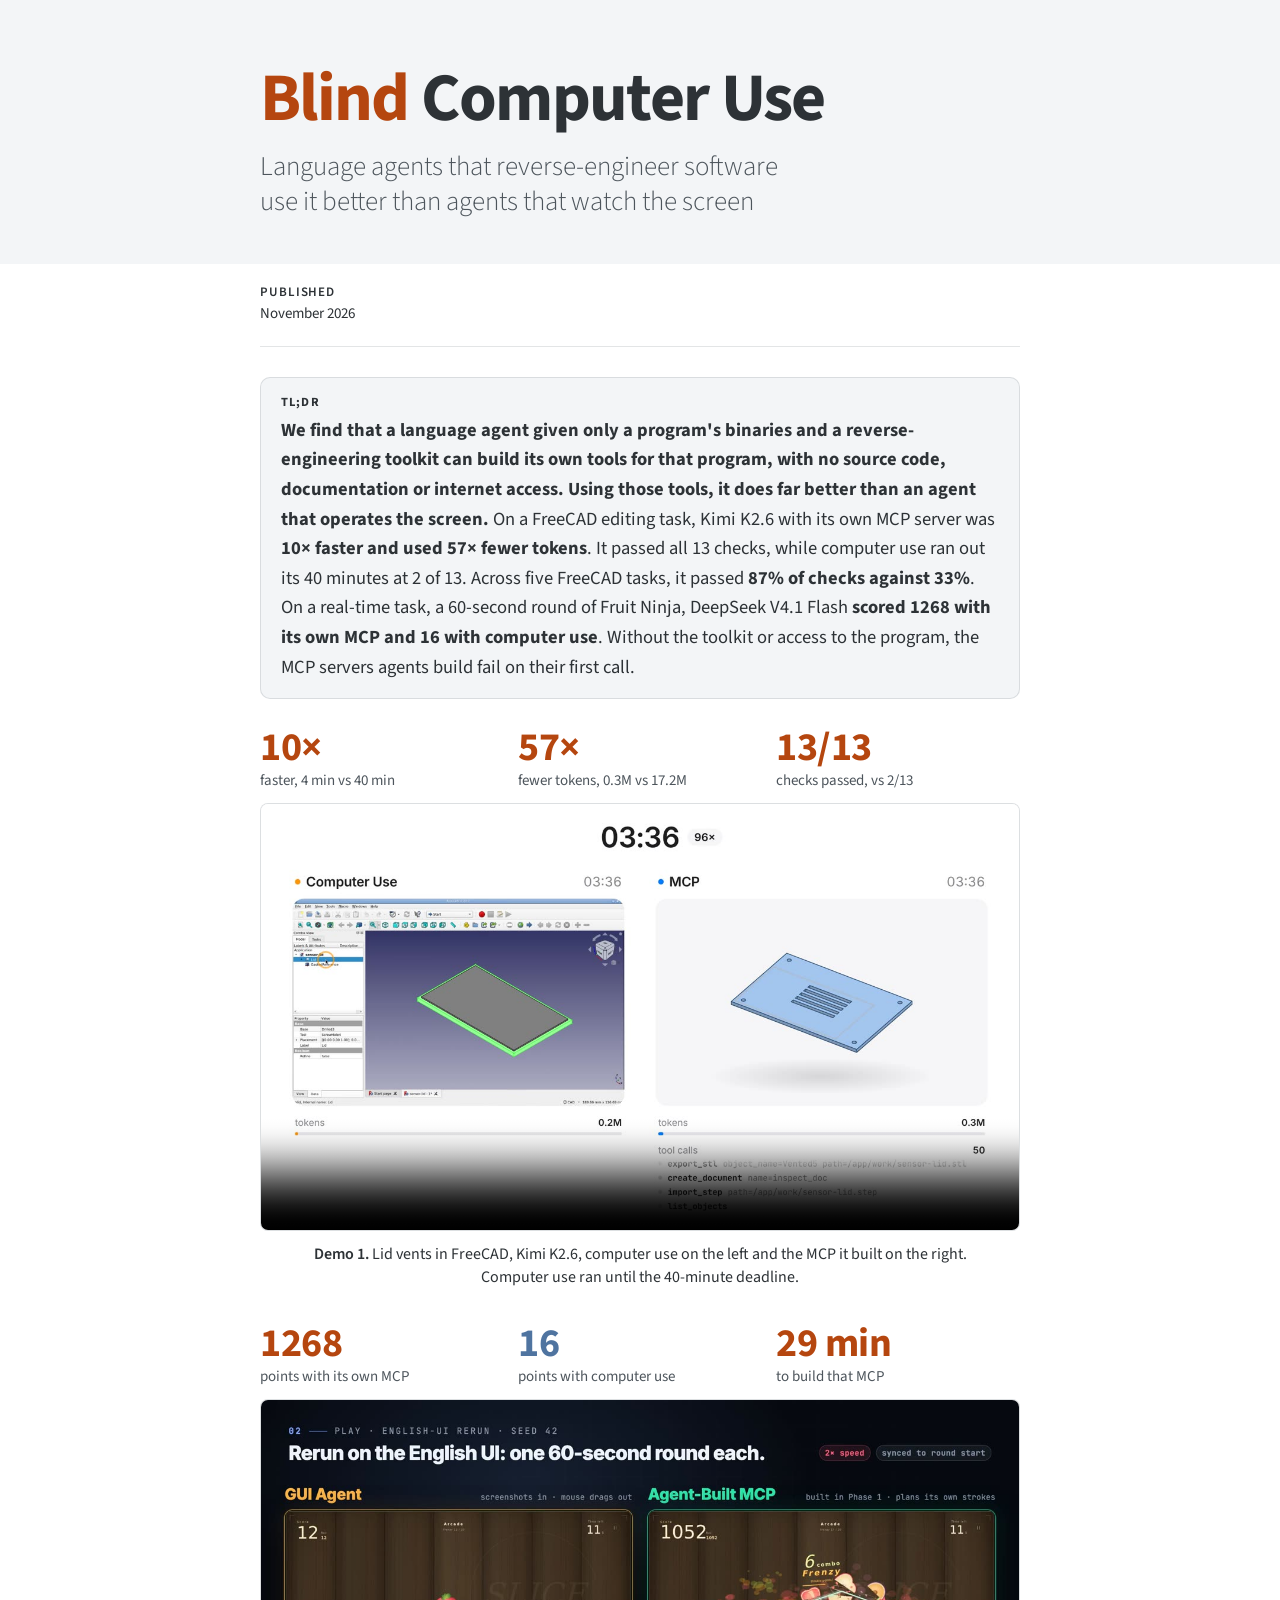
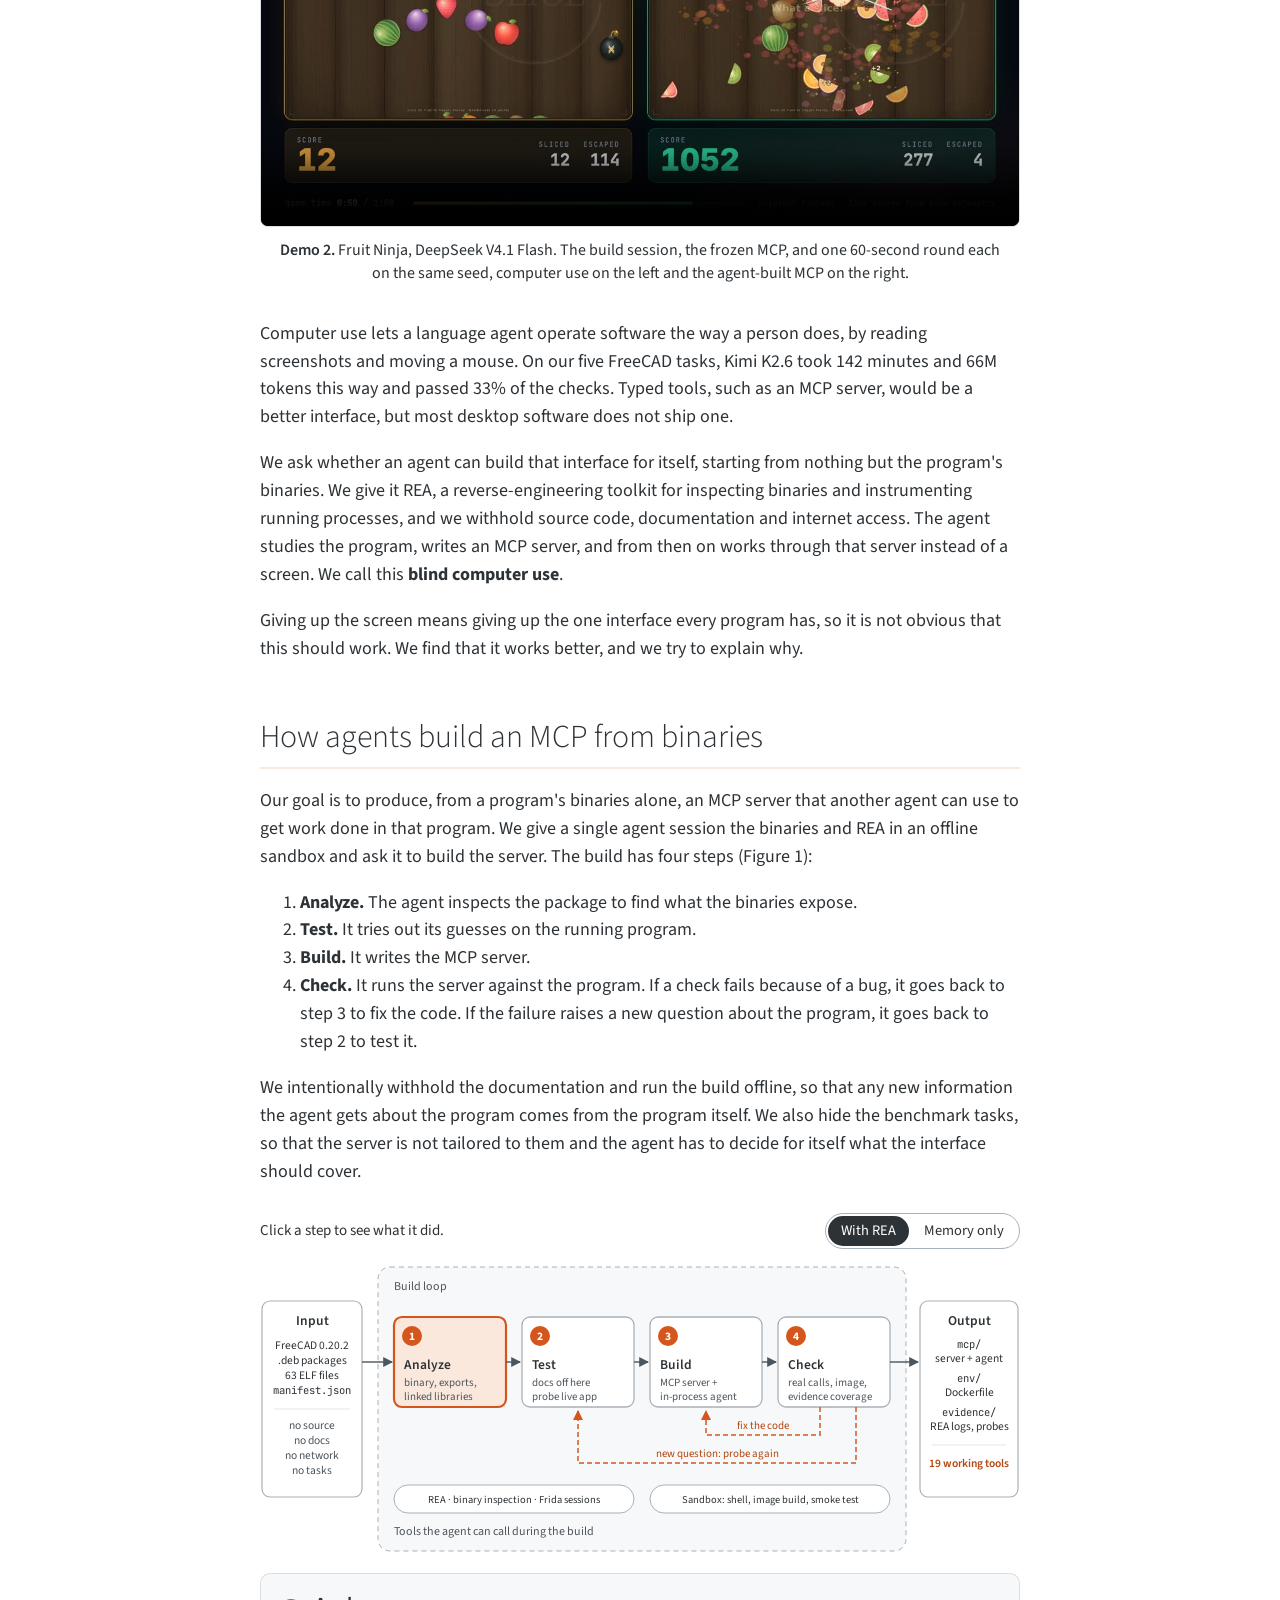
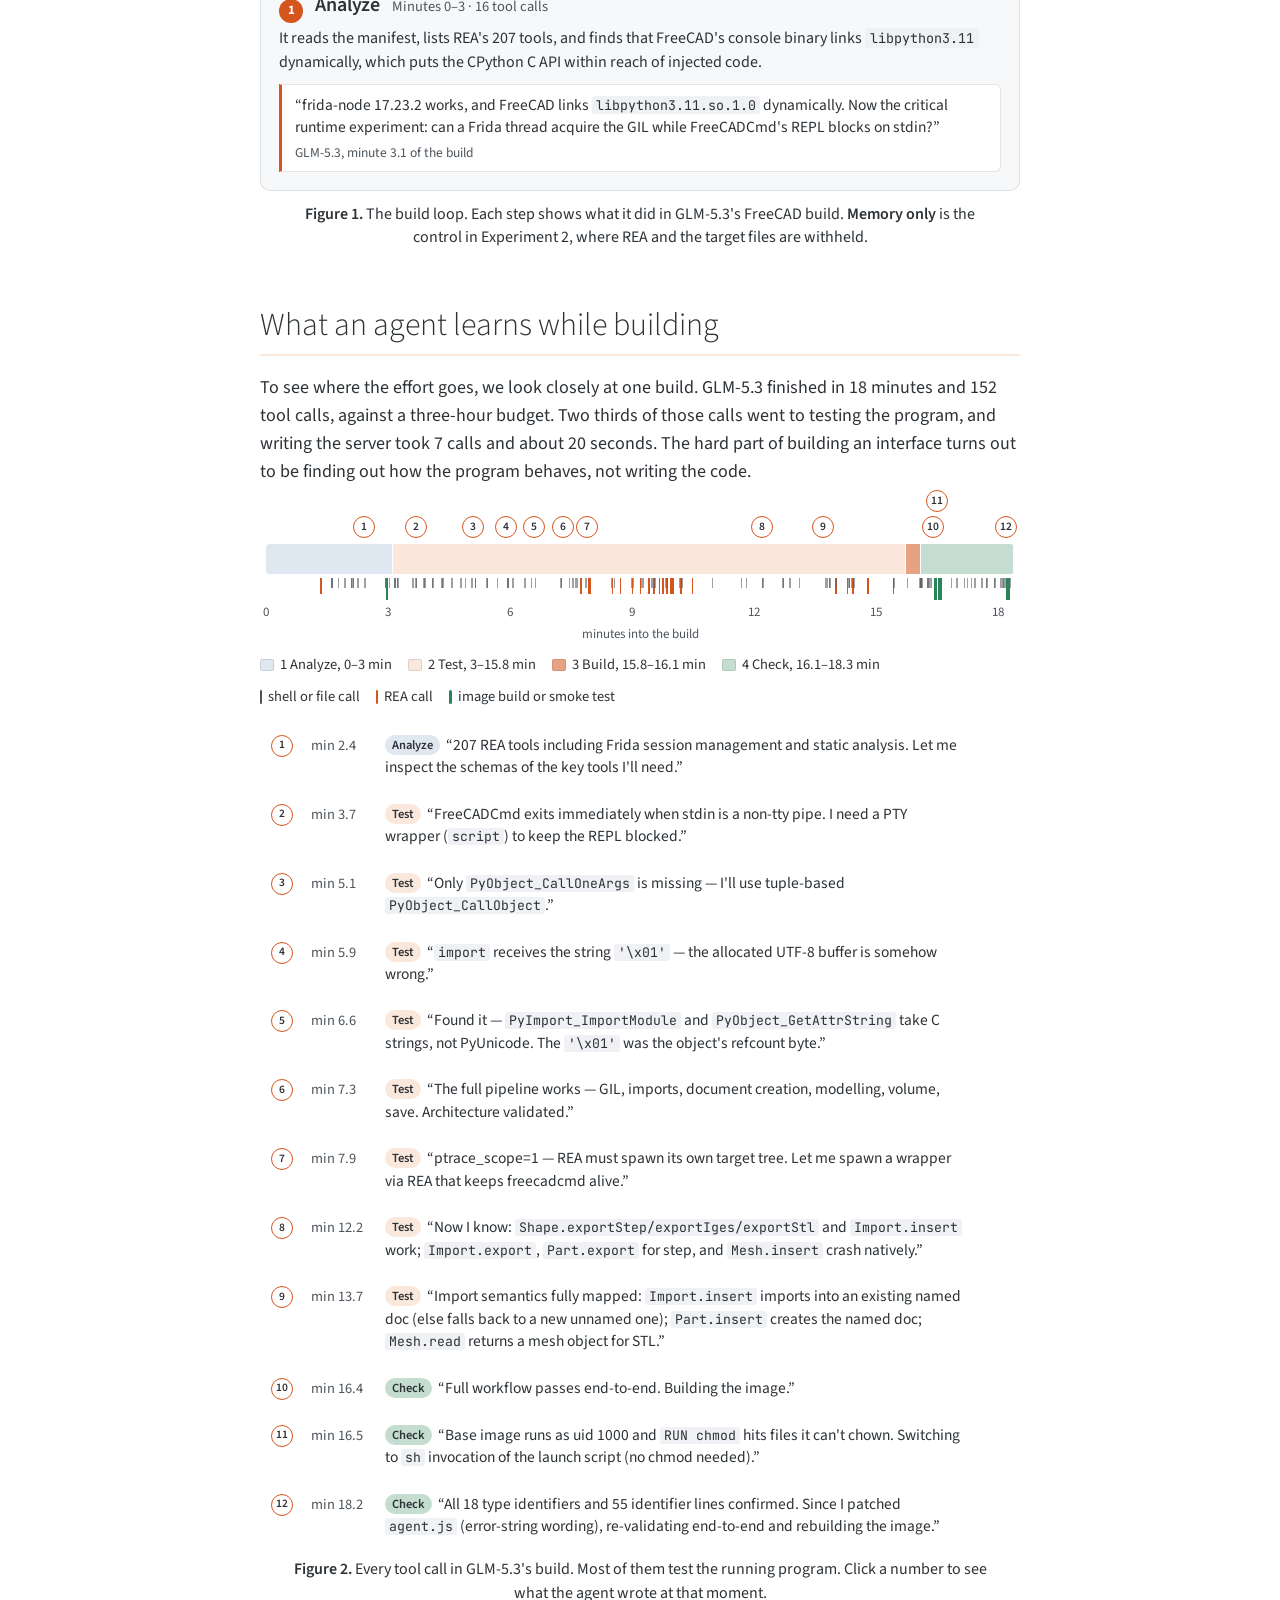
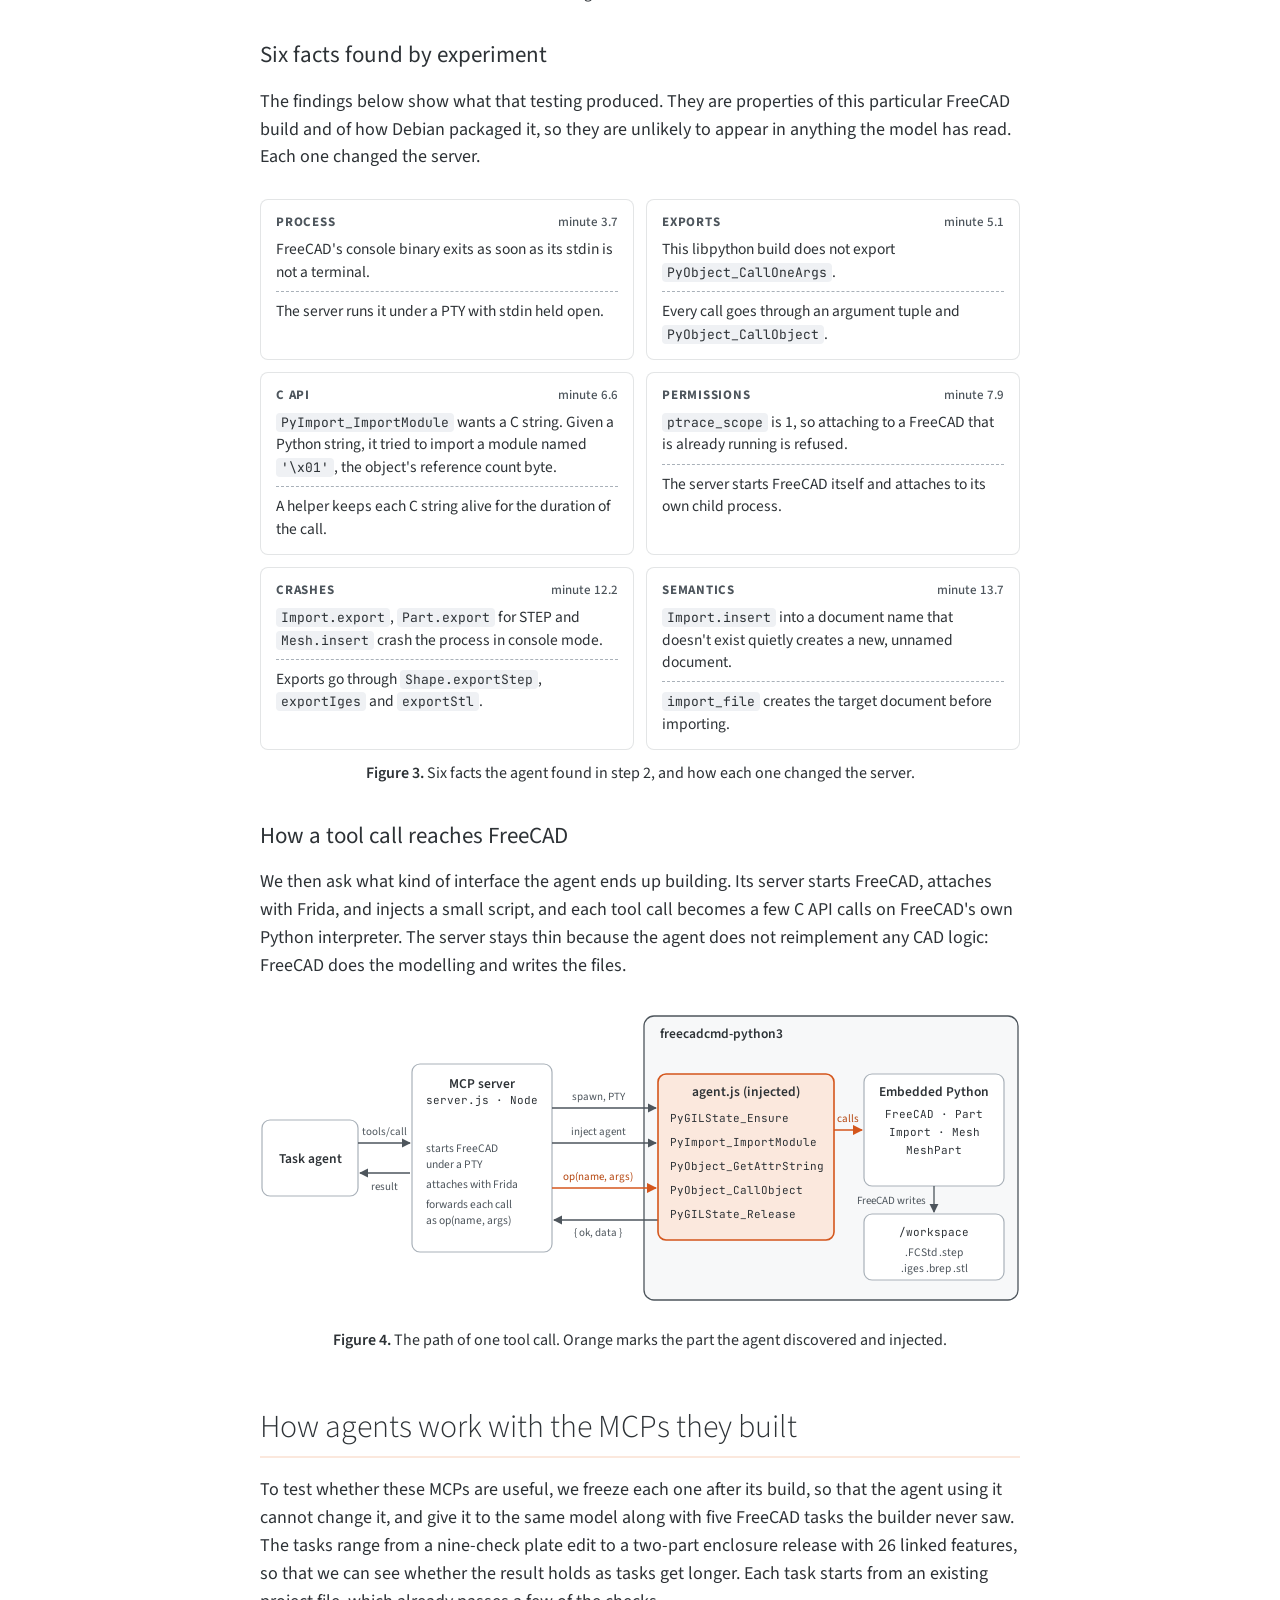
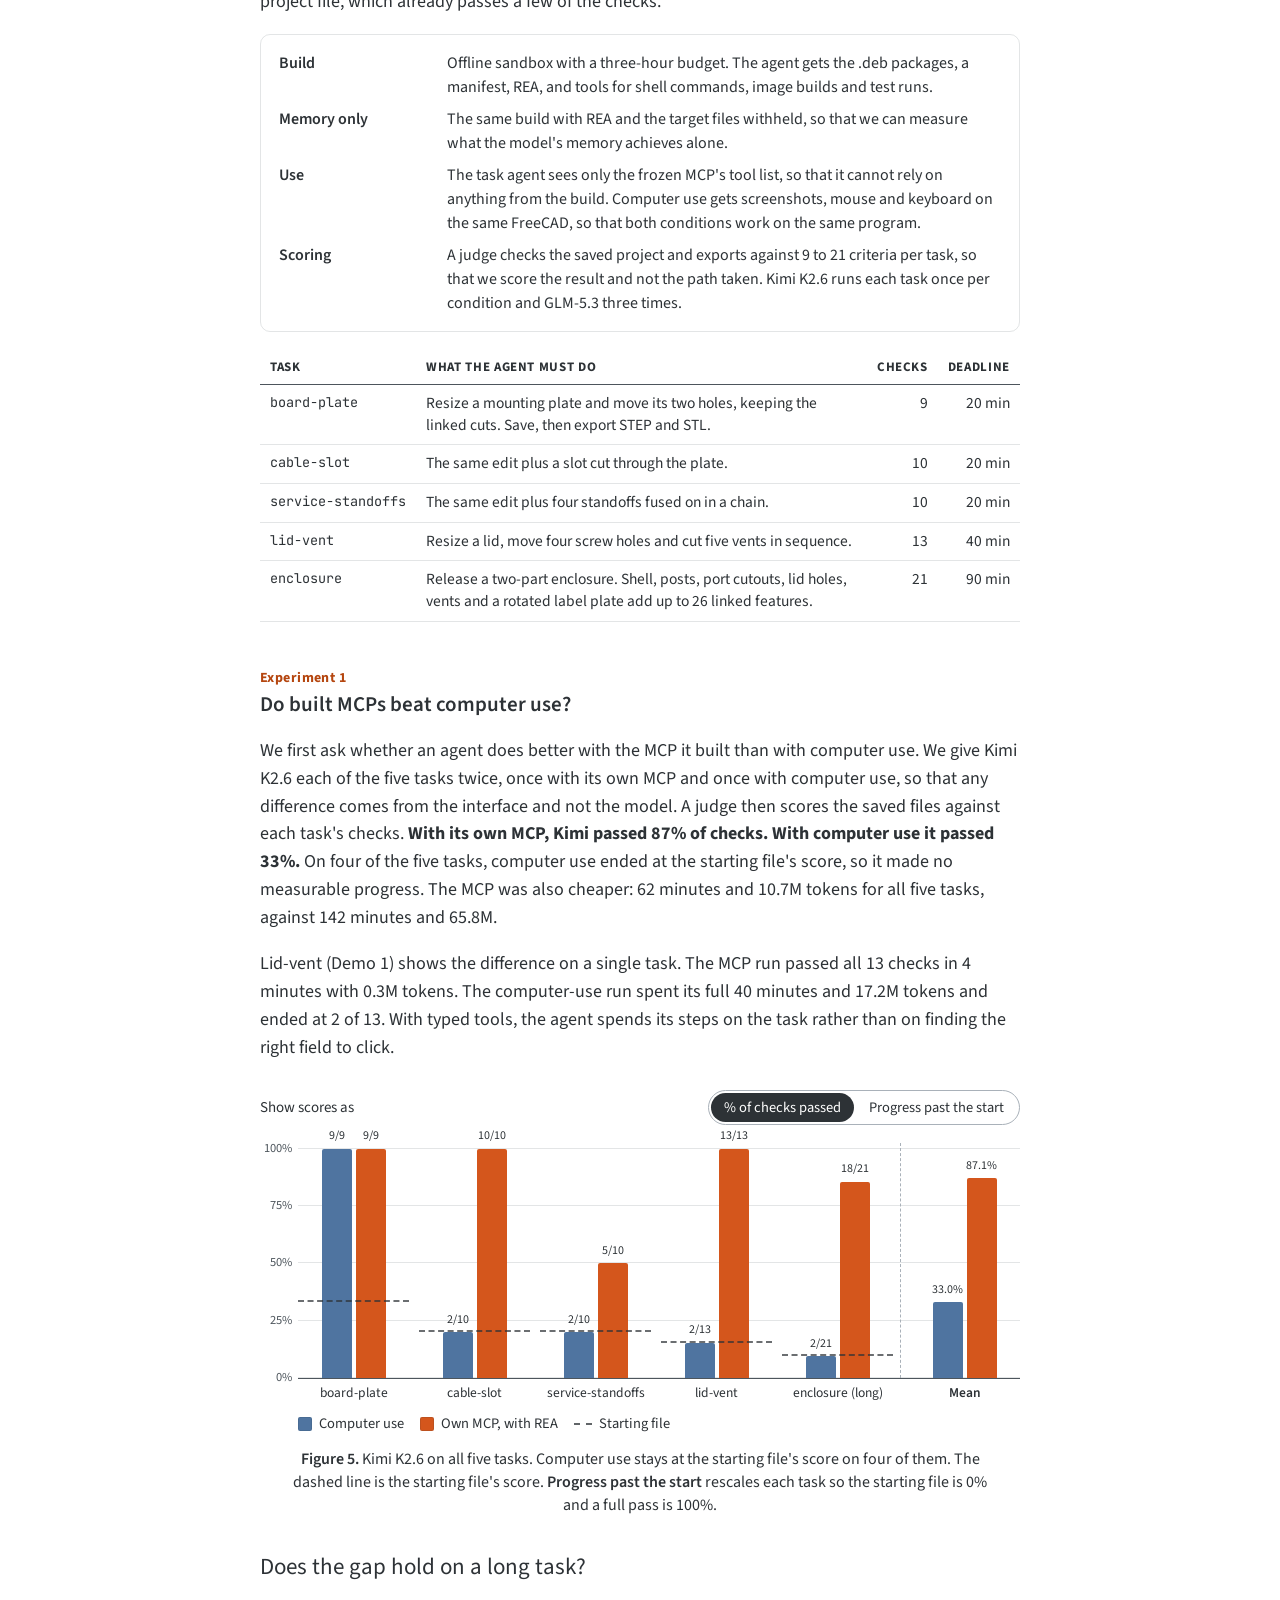
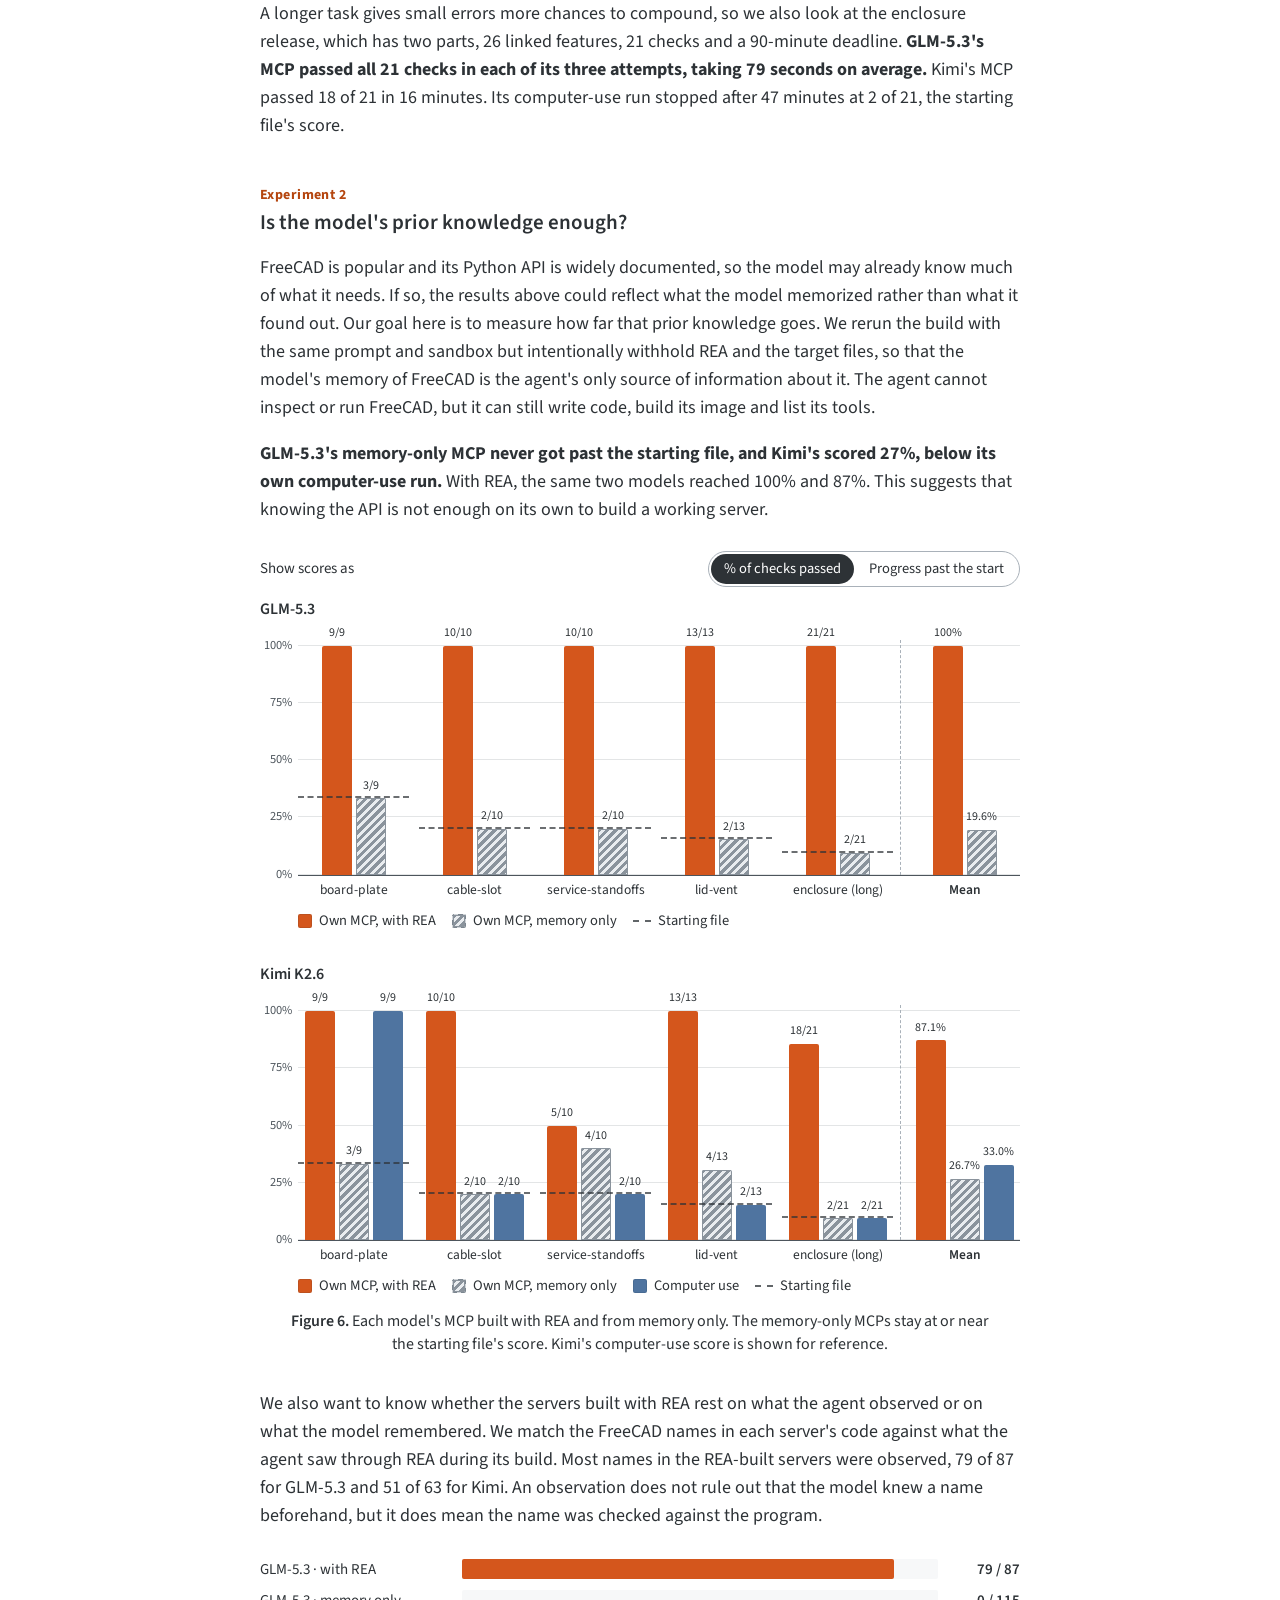
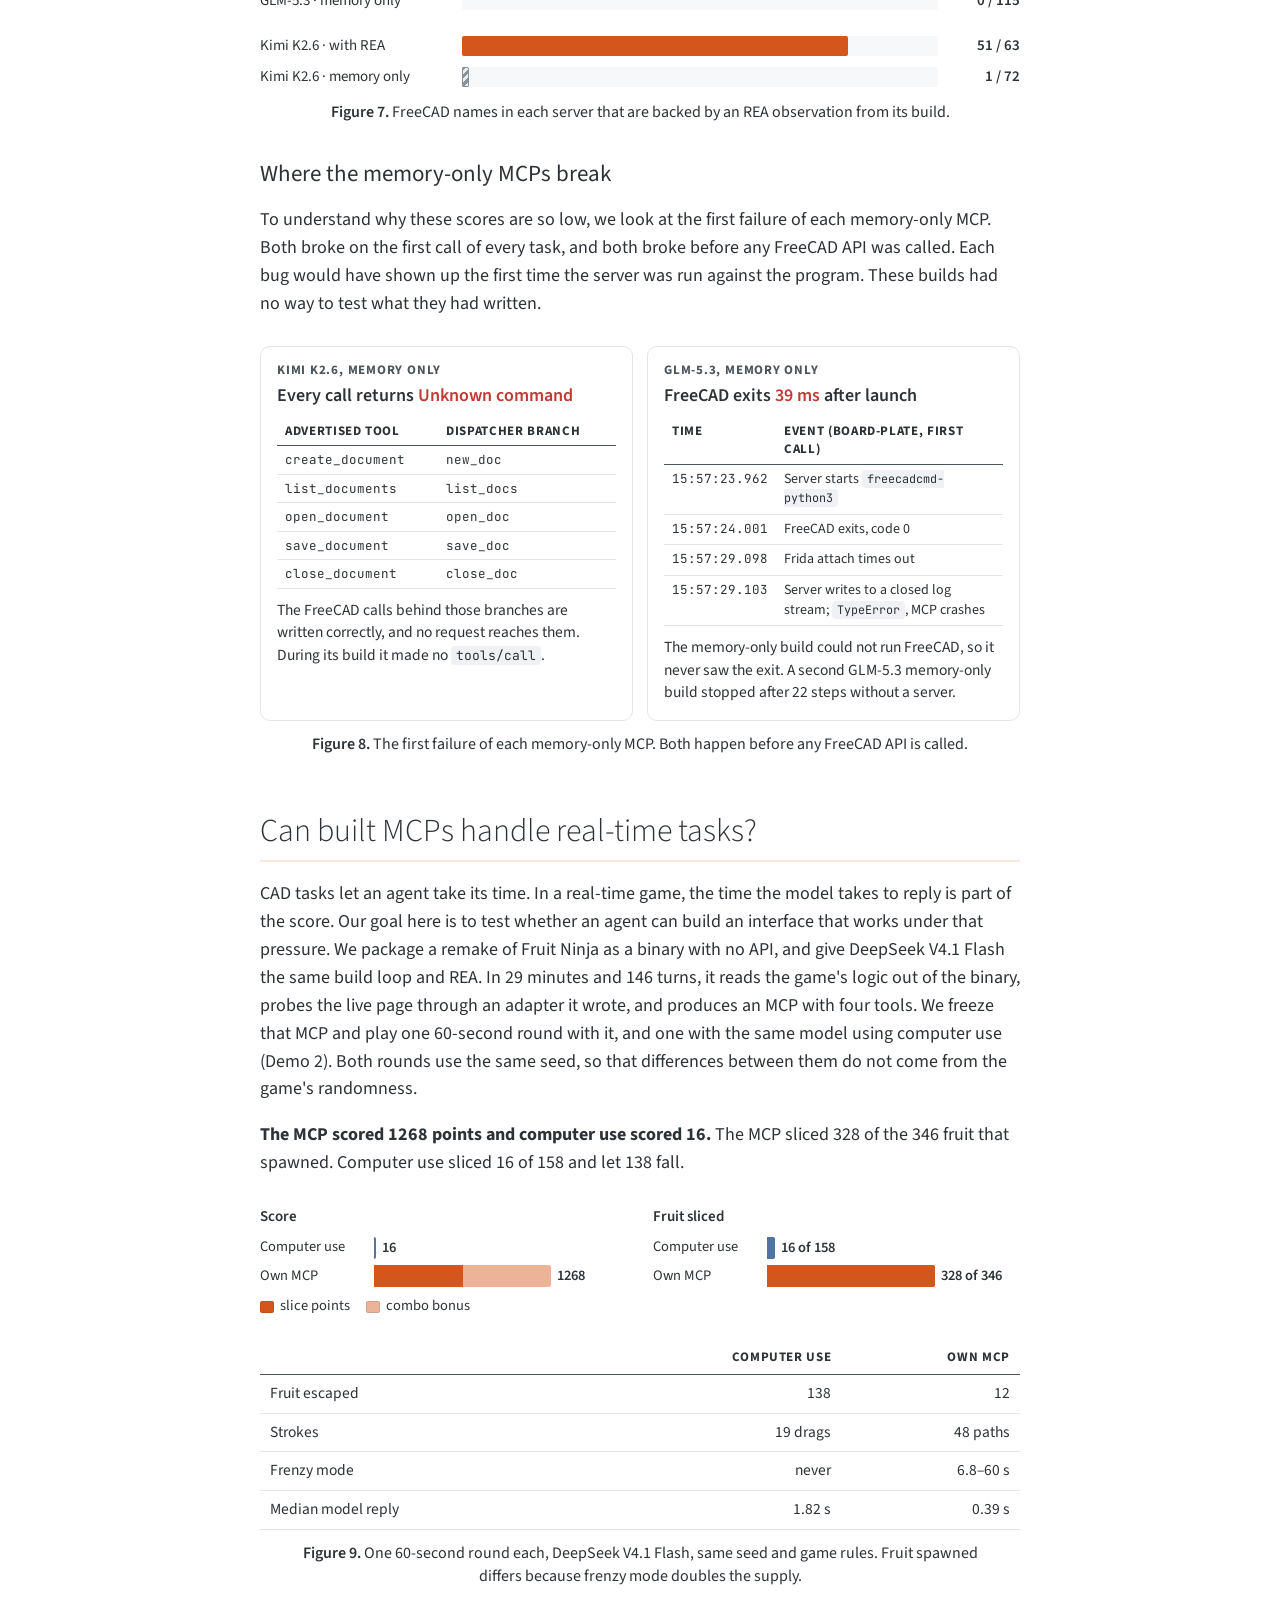
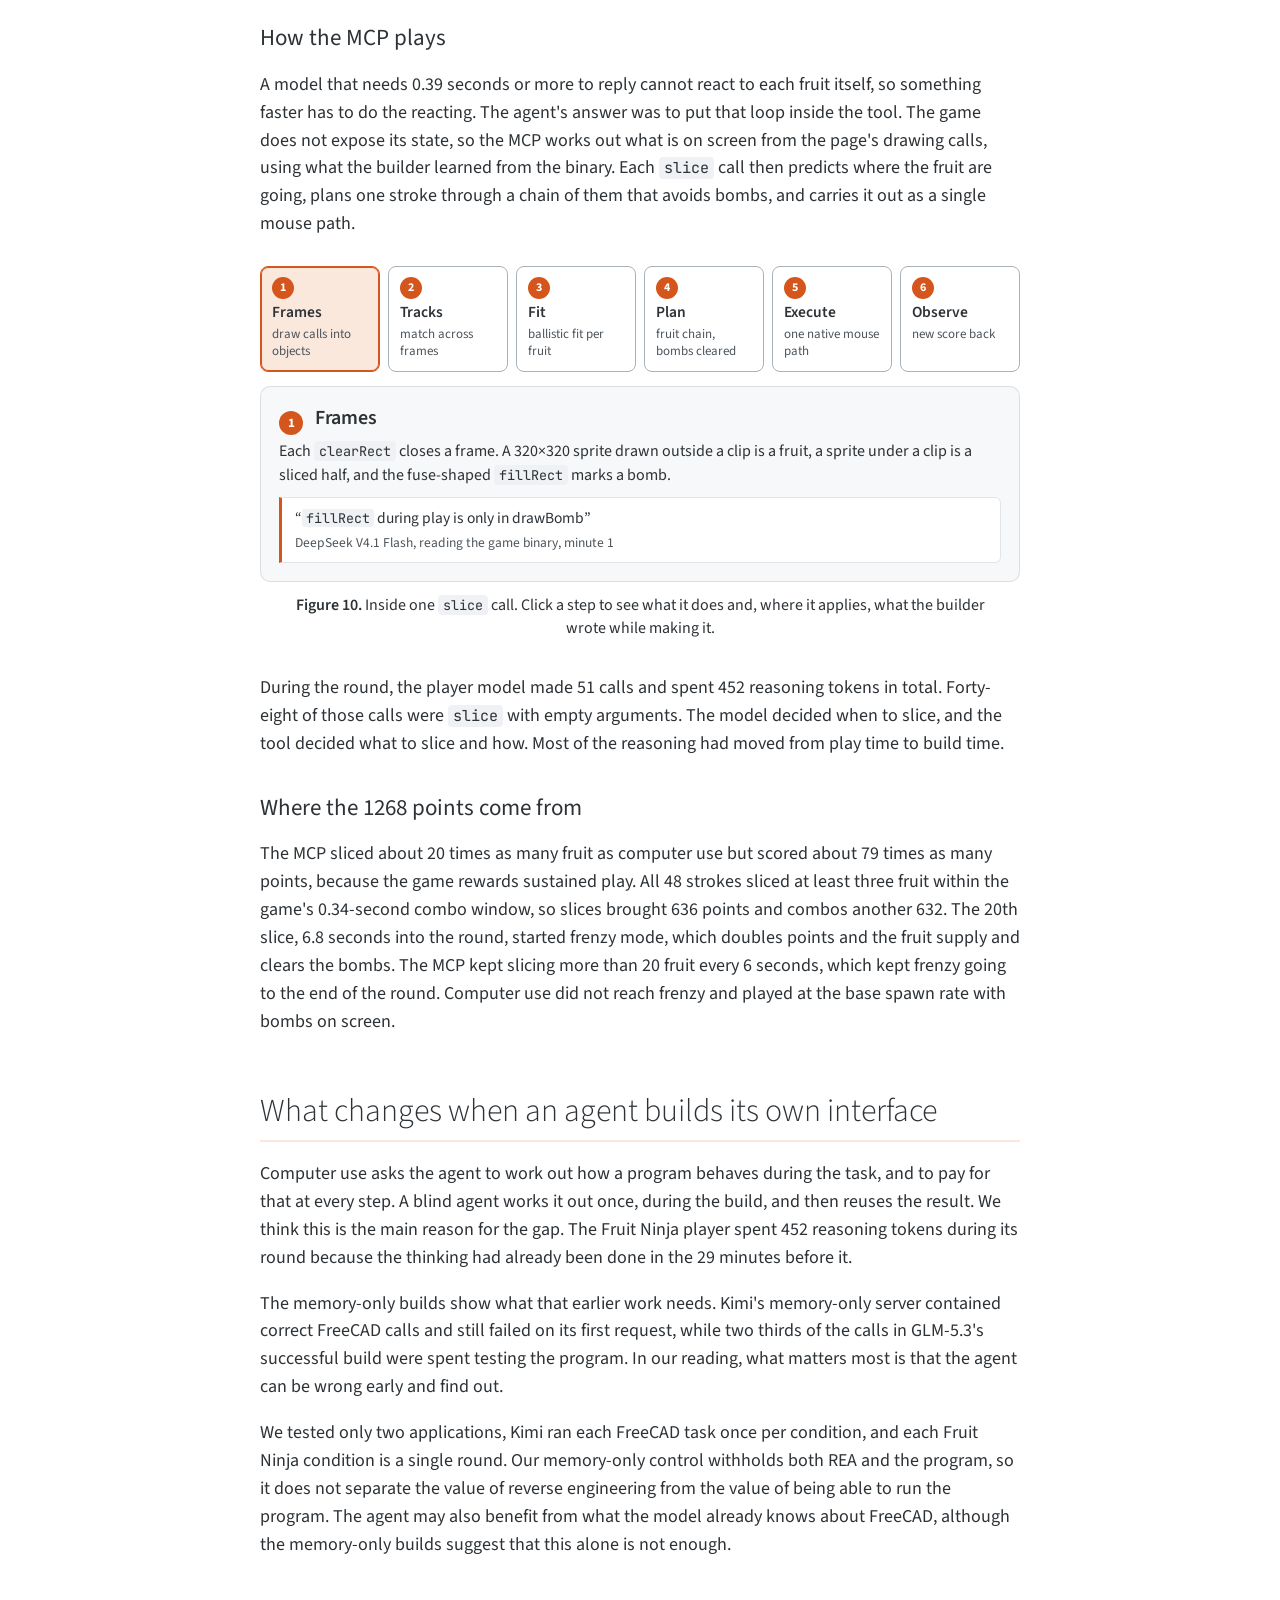
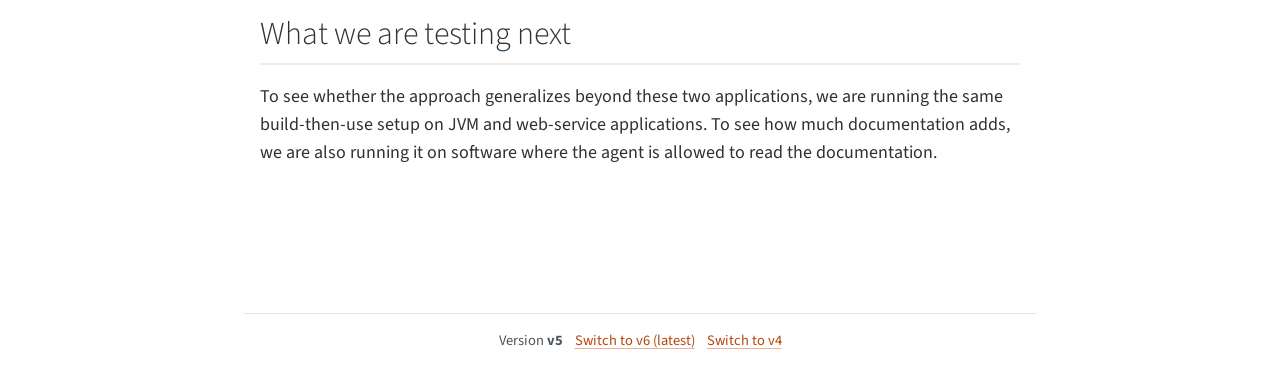
<file: v5/index.html>
<!DOCTYPE html>
<html lang="en">
<head>
  <meta charset="UTF-8">
  <meta name="viewport" content="width=device-width, initial-scale=1, viewport-fit=cover">
  <title>Blind Computer Use</title>
  <meta name="description" content="A language agent given only a program's binaries and a reverse-engineering toolkit turns the program into tools for itself. It then finishes a FreeCAD task 10x faster with 57x fewer tokens than computer use, and scores 1268 to 16 at Fruit Ninja.">
  <meta property="og:type" content="article">
  <meta property="og:title" content="Blind Computer Use: Language agents that reverse-engineer software use it better than agents that watch the screen">
  <meta property="og:description" content="A language agent given only a program's binaries and a reverse-engineering toolkit turns the program into tools for itself. It then finishes a FreeCAD task 10x faster with 57x fewer tokens than computer use, and scores 1268 to 16 at Fruit Ninja.">
  <meta property="og:image" content="https://kaoru0822-kitauji.github.io/software-in-mcp-out/media/lid-vents.jpg">
  <link rel="preconnect" href="https://fonts.googleapis.com">
<link rel="preconnect" href="https://fonts.gstatic.com" crossorigin>
<link rel="stylesheet" href="https://fonts.googleapis.com/css2?family=JetBrains+Mono:wght@400;600&family=Source+Sans+3:ital,wght@0,300..700;1,300..700&display=swap">
  <link rel="stylesheet" href="css/style.css">
</head>
<body>
<header>
  <div class="band">
    <div class="col">
      <h1><span class="hl nw">Blind</span> <span class="nw">Computer Use</span></h1>
      <p class="subtitle">Language agents that reverse-engineer software use it better than agents that watch the screen</p>
    </div>
  </div>
  <div class="col">
    <div class="byline">
      <div><h3>Published</h3><p>November 2026</p></div>
    </div>
  </div>
</header>

<article class="col">

  <div class="tldr">
    <b>TL;DR</b>
    <p><b>We find that a language agent given only a program's binaries and a reverse-engineering toolkit can build its own tools for that program, with no source code, documentation or internet access. Using those tools, it does far better than an agent that operates the screen.</b> On a FreeCAD editing task, Kimi K2.6 with its own MCP server was <b>10× faster and used 57× fewer tokens</b>. It passed all 13 checks, while computer use ran out its 40 minutes at 2 of 13. Across five FreeCAD tasks, it passed <b>87% of checks against 33%</b>. On a real-time task, a 60-second round of Fruit Ninja, DeepSeek V4.1 Flash <b>scored 1268 with its own MCP and 16 with computer use</b>. Without the toolkit or access to the program, the MCP servers agents build fail on their first call.</p>
  </div>

  <figure class="demo" id="demo-lid">
    <div class="demo-stats">
      <div><span class="demo-big">10×</span><span class="demo-note">faster, 4 min vs 40 min</span></div>
      <div><span class="demo-big">57×</span><span class="demo-note">fewer tokens, 0.3M vs 17.2M</span></div>
      <div><span class="demo-big">13/13</span><span class="demo-note">checks passed, vs 2/13</span></div>
    </div>
    <div class="vid-wrap">
      <video controls playsinline preload="metadata" poster="../media/lid-vents.jpg" src="../media/lid-vents.mp4" aria-label="Kimi K2.6 on the lid-vent task, computer use on the left and its own MCP on the right"></video>
    </div>
    <figcaption><b>Demo 1.</b> Lid vents in FreeCAD, Kimi K2.6, computer use on the left and the MCP it built on the right. Computer use ran until the 40-minute deadline.</figcaption>
  </figure>

  <figure class="demo" id="demo-fruit">
    <div class="demo-stats">
      <div><span class="demo-big">1268</span><span class="demo-note">points with its own MCP</span></div>
      <div><span class="demo-big gui">16</span><span class="demo-note">points with computer use</span></div>
      <div><span class="demo-big">29 min</span><span class="demo-note">to build that MCP</span></div>
    </div>
    <div class="vid-wrap">
      <video controls playsinline preload="metadata" poster="../media/fruit-ninja.jpg" src="../media/fruit-ninja.mp4" aria-label="Fruit Ninja showcase: DeepSeek builds its MCP, then one round with computer use on the left and the agent-built MCP on the right"></video>
    </div>
    <figcaption><b>Demo 2.</b> Fruit Ninja, DeepSeek V4.1 Flash. The build session, the frozen MCP, and one 60-second round each on the same seed, computer use on the left and the agent-built MCP on the right.</figcaption>
  </figure>

  <p>Computer use lets a language agent operate software the way a person does, by reading screenshots and moving a mouse. On our five FreeCAD tasks, Kimi K2.6 took 142 minutes and 66M tokens this way and passed 33% of the checks. Typed tools, such as an MCP server, would be a better interface, but most desktop software does not ship one.</p>
  <p>We ask whether an agent can build that interface for itself, starting from nothing but the program's binaries. We give it REA, a reverse-engineering toolkit for inspecting binaries and instrumenting running processes, and we withhold source code, documentation and internet access. The agent studies the program, writes an MCP server, and from then on works through that server instead of a screen. We call this <b>blind computer use</b>.</p>
  <p>Giving up the screen means giving up the one interface every program has, so it is not obvious that this should work. We find that it works better, and we try to explain why.</p>

  <!-- ===================================================== -->
  <h2 id="pipeline">How agents build an MCP from binaries</h2>
  <p>Our goal is to produce, from a program's binaries alone, an MCP server that another agent can use to get work done in that program. We give a single agent session the binaries and REA in an offline sandbox and ask it to build the server. The build has four steps (Figure 1):</p>
  <ol>
    <li><b>Analyze.</b> The agent inspects the package to find what the binaries expose.</li>
    <li><b>Test.</b> It tries out its guesses on the running program.</li>
    <li><b>Build.</b> It writes the MCP server.</li>
    <li><b>Check.</b> It runs the server against the program. If a check fails because of a bug, it goes back to step 3 to fix the code. If the failure raises a new question about the program, it goes back to step 2 to test it.</li>
  </ol>
  <p>We intentionally withhold the documentation and run the build offline, so that any new information the agent gets about the program comes from the program itself. We also hide the benchmark tasks, so that the server is not tailored to them and the agent has to decide for itself what the interface should cover.</p>

  <figure class="pipe" id="fig-pipe">
    <div class="fig-tools">
      <span>Click a step to see what it did.</span>
      <div class="seg" role="group" aria-label="Condition">
        <button type="button" id="pipe-mode-rea" aria-pressed="true" data-mode="rea">With REA</button>
        <button type="button" id="pipe-mode-mem" aria-pressed="false" data-mode="mem">Memory only</button>
      </div>
    </div>

    <svg class="pipe-svg pipe-wide" viewBox="0 0 760 300" role="img" aria-label="The build loop: input package, then analyze, test, build, check, with feedback from checking back to building and probing, and an MCP server as output.">
      <defs>
        <marker id="pw-a" viewBox="0 0 10 10" refX="9" refY="5" markerWidth="7" markerHeight="7" orient="auto-start-reverse"><path class="mk" d="M0 0 L10 5 L0 10 z"/></marker>
        <marker id="pw-b" viewBox="0 0 10 10" refX="9" refY="5" markerWidth="7" markerHeight="7" orient="auto-start-reverse"><path class="mk-acc" d="M0 0 L10 5 L0 10 z"/></marker>
      </defs>
      <g class="io">
        <rect x="2" y="42" width="100" height="196" rx="8"/>
        <text x="52" y="66" text-anchor="middle" class="t-h">Input</text>
        <text x="52" y="90" text-anchor="middle">FreeCAD 0.20.2</text>
        <text x="52" y="105" text-anchor="middle">.deb packages</text>
        <text x="52" y="120" text-anchor="middle">63 ELF files</text>
        <text x="52" y="135" text-anchor="middle" class="t-mono">manifest.json</text>
        <line x1="14" x2="90" y1="150" y2="150"/>
        <text x="52" y="170" text-anchor="middle" class="t-neg">no source</text>
        <text x="52" y="185" text-anchor="middle" class="t-neg">no docs</text>
        <text x="52" y="200" text-anchor="middle" class="t-neg">no network</text>
        <text x="52" y="215" text-anchor="middle" class="t-neg">no tasks</text>
      </g>
      <rect class="loop" x="118" y="8" width="528" height="284" rx="12"/>
      <text x="134" y="31" class="t-cap">Build loop</text>

      <g class="stage off" data-stage="1" tabindex="0" role="button" aria-label="Step 1, Analyze">
        <rect x="134" y="58" width="112" height="90" rx="8"/>
        <circle class="badge" cx="152" cy="77" r="10"/><text class="badge-t" x="152" y="81" text-anchor="middle">1</text>
        <text class="t-st" x="144" y="110">Analyze</text>
        <text class="t-sub m-rea" x="144" y="127">binary, exports,</text>
        <text class="t-sub m-rea" x="144" y="141">linked libraries</text>
        <text class="t-sub m-mem" x="144" y="127">nothing to</text>
        <text class="t-sub m-mem" x="144" y="141">inspect</text>
      </g>
      <g class="stage off" data-stage="2" tabindex="0" role="button" aria-label="Step 2, Test">
        <rect x="262" y="58" width="112" height="90" rx="8"/>
        <circle class="badge" cx="280" cy="77" r="10"/><text class="badge-t" x="280" y="81" text-anchor="middle">2</text>
        <text class="t-st" x="272" y="110">Test</text>
        <text class="t-sub m-rea" x="272" y="127">docs off here</text>
        <text class="t-sub m-rea" x="272" y="141">probe live app</text>
        <text class="t-sub m-mem" x="272" y="127">app can't run,</text>
        <text class="t-sub m-mem" x="272" y="141">memory only</text>
      </g>
      <g class="stage" data-stage="3" tabindex="0" role="button" aria-label="Step 3, Build">
        <rect x="390" y="58" width="112" height="90" rx="8"/>
        <circle class="badge" cx="408" cy="77" r="10"/><text class="badge-t" x="408" y="81" text-anchor="middle">3</text>
        <text class="t-st" x="400" y="110">Build</text>
        <text class="t-sub m-rea" x="400" y="127">MCP server +</text>
        <text class="t-sub m-rea" x="400" y="141">in-process agent</text>
        <text class="t-sub m-mem" x="400" y="127">written from</text>
        <text class="t-sub m-mem" x="400" y="141">memory</text>
      </g>
      <g class="stage" data-stage="4" tabindex="0" role="button" aria-label="Step 4, Check">
        <rect x="518" y="58" width="112" height="90" rx="8"/>
        <circle class="badge" cx="536" cy="77" r="10"/><text class="badge-t" x="536" y="81" text-anchor="middle">4</text>
        <text class="t-st" x="528" y="110">Check</text>
        <text class="t-sub m-rea" x="528" y="127">real calls, image,</text>
        <text class="t-sub m-rea" x="528" y="141">evidence coverage</text>
        <text class="t-sub m-mem" x="528" y="127">build image,</text>
        <text class="t-sub m-mem" x="528" y="141">list tools only</text>
      </g>

      <line class="flow" x1="102" y1="103" x2="132" y2="103" marker-end="url(#pw-a)"/>
      <line class="flow" x1="246" y1="103" x2="260" y2="103" marker-end="url(#pw-a)"/>
      <line class="flow" x1="374" y1="103" x2="388" y2="103" marker-end="url(#pw-a)"/>
      <line class="flow" x1="502" y1="103" x2="516" y2="103" marker-end="url(#pw-a)"/>
      <line class="flow" x1="630" y1="103" x2="658" y2="103" marker-end="url(#pw-a)"/>

      <path class="fb" d="M560 148 V176 H446 V152" marker-end="url(#pw-b)"/>
      <text class="t-fb" x="503" y="170" text-anchor="middle">fix the code</text>
      <path class="fb" d="M596 148 V204 H318 V152" marker-end="url(#pw-b)"/>
      <text class="t-fb" x="457" y="198" text-anchor="middle">new question: probe again</text>

      <g class="rail off">
        <rect x="134" y="226" width="240" height="28" rx="14"/>
        <text class="m-rea" x="254" y="244" text-anchor="middle">REA · binary inspection · Frida sessions</text>
        <text class="m-mem" x="254" y="244" text-anchor="middle">REA withheld</text>
      </g>
      <g class="rail">
        <rect x="390" y="226" width="240" height="28" rx="14"/>
        <text x="510" y="244" text-anchor="middle">Sandbox: shell, image build, smoke test</text>
      </g>
      <text class="t-cap" x="134" y="276">Tools the agent can call during the build</text>

      <g class="io">
        <rect x="660" y="42" width="98" height="196" rx="8"/>
        <text x="709" y="66" text-anchor="middle" class="t-h">Output</text>
        <text x="709" y="89" text-anchor="middle" class="t-mono">mcp/</text>
        <text x="709" y="103" text-anchor="middle">server + agent</text>
        <text x="709" y="123" text-anchor="middle" class="t-mono">env/</text>
        <text x="709" y="137" text-anchor="middle">Dockerfile</text>
        <text x="709" y="157" text-anchor="middle" class="t-mono">evidence/</text>
        <text x="709" y="171" text-anchor="middle">REA logs, probes</text>
        <line x1="672" x2="746" y1="186" y2="186"/>
        <text x="709" y="208" text-anchor="middle" class="t-strong m-rea">19 working tools</text>
        <text x="709" y="208" text-anchor="middle" class="t-strong m-mem">fails on call 1</text>
      </g>
    </svg>

    <svg class="pipe-svg pipe-tall" viewBox="0 0 360 700" role="img" aria-label="The build loop, top to bottom: input package, analyze, test, build, check, then the MCP server as output.">
      <defs>
        <marker id="pt-a" viewBox="0 0 10 10" refX="9" refY="5" markerWidth="7" markerHeight="7" orient="auto-start-reverse"><path class="mk" d="M0 0 L10 5 L0 10 z"/></marker>
        <marker id="pt-b" viewBox="0 0 10 10" refX="9" refY="5" markerWidth="7" markerHeight="7" orient="auto-start-reverse"><path class="mk-acc" d="M0 0 L10 5 L0 10 z"/></marker>
      </defs>
      <g class="io">
        <rect x="8" y="4" width="344" height="76" rx="8"/>
        <text x="180" y="26" text-anchor="middle" class="t-h">Input</text>
        <text x="180" y="47" text-anchor="middle">FreeCAD 0.20.2 · .deb packages · 63 ELF files</text>
        <text x="180" y="66" text-anchor="middle" class="t-neg">no source · no docs · no network · no tasks</text>
      </g>
      <line class="flow" x1="140" y1="80" x2="140" y2="102" marker-end="url(#pt-a)"/>
      <rect class="loop" x="8" y="104" width="344" height="474" rx="12"/>
      <text x="22" y="127" class="t-cap">Build loop</text>

      <g class="stage off" data-stage="1" tabindex="0" role="button" aria-label="Step 1, Analyze">
        <rect x="24" y="142" width="232" height="70" rx="8"/>
        <circle class="badge" cx="44" cy="162" r="10"/><text class="badge-t" x="44" y="166" text-anchor="middle">1</text>
        <text class="t-st" x="62" y="167">Analyze</text>
        <text class="t-sub m-rea" x="62" y="188">binary, exports, linked libraries</text>
        <text class="t-sub m-mem" x="62" y="188">nothing to inspect</text>
      </g>
      <g class="stage off" data-stage="2" tabindex="0" role="button" aria-label="Step 2, Test">
        <rect x="24" y="238" width="232" height="70" rx="8"/>
        <circle class="badge" cx="44" cy="258" r="10"/><text class="badge-t" x="44" y="262" text-anchor="middle">2</text>
        <text class="t-st" x="62" y="263">Test</text>
        <text class="t-sub m-rea" x="62" y="284">docs off here · probe the live app</text>
        <text class="t-sub m-mem" x="62" y="284">app can't run · memory only</text>
      </g>
      <g class="stage" data-stage="3" tabindex="0" role="button" aria-label="Step 3, Build">
        <rect x="24" y="334" width="232" height="70" rx="8"/>
        <circle class="badge" cx="44" cy="354" r="10"/><text class="badge-t" x="44" y="358" text-anchor="middle">3</text>
        <text class="t-st" x="62" y="359">Build</text>
        <text class="t-sub m-rea" x="62" y="380">MCP server + in-process agent</text>
        <text class="t-sub m-mem" x="62" y="380">written from memory</text>
      </g>
      <g class="stage" data-stage="4" tabindex="0" role="button" aria-label="Step 4, Check">
        <rect x="24" y="430" width="232" height="70" rx="8"/>
        <circle class="badge" cx="44" cy="450" r="10"/><text class="badge-t" x="44" y="454" text-anchor="middle">4</text>
        <text class="t-st" x="62" y="455">Check</text>
        <text class="t-sub m-rea" x="62" y="476">real calls, image, evidence coverage</text>
        <text class="t-sub m-mem" x="62" y="476">build image, list tools only</text>
      </g>
      <line class="flow" x1="140" y1="212" x2="140" y2="236" marker-end="url(#pt-a)"/>
      <line class="flow" x1="140" y1="308" x2="140" y2="332" marker-end="url(#pt-a)"/>
      <line class="flow" x1="140" y1="404" x2="140" y2="428" marker-end="url(#pt-a)"/>

      <path class="fb" d="M256 458 H290 V369 H260" marker-end="url(#pt-b)"/>
      <text class="t-fb" x="296" y="420">fix</text>
      <path class="fb" d="M256 478 H330 V273 H260" marker-end="url(#pt-b)"/>
      <text class="t-fb" x="0" y="0" transform="translate(344 380) rotate(-90)" text-anchor="middle">probe again</text>

      <g class="rail off">
        <rect x="24" y="520" width="154" height="28" rx="14"/>
        <text class="m-rea" x="101" y="538" text-anchor="middle">REA · Frida sessions</text>
        <text class="m-mem" x="101" y="538" text-anchor="middle">REA withheld</text>
      </g>
      <g class="rail">
        <rect x="186" y="520" width="150" height="28" rx="14"/>
        <text x="261" y="538" text-anchor="middle">Sandbox · image build</text>
      </g>
      <text class="t-cap" x="24" y="567">Tools the agent can call</text>

      <line class="flow" x1="140" y1="578" x2="140" y2="600" marker-end="url(#pt-a)"/>
      <g class="io">
        <rect x="8" y="602" width="344" height="92" rx="8"/>
        <text x="180" y="624" text-anchor="middle" class="t-h">Output</text>
        <text x="180" y="645" text-anchor="middle">mcp/ server + agent · env/Dockerfile · evidence/</text>
        <text x="180" y="672" text-anchor="middle" class="t-strong m-rea">19 working tools</text>
        <text x="180" y="672" text-anchor="middle" class="t-strong m-mem">fails on the first call</text>
      </g>
    </svg>

    <div class="stage-detail" id="stage-detail" aria-live="polite"></div>
    <figcaption><b>Figure 1.</b> The build loop. Each step shows what it did in GLM-5.3's FreeCAD build. <b>Memory only</b> is the control in Experiment 2, where REA and the target files are withheld.</figcaption>
  </figure>

  <!-- ===================================================== -->
  <h2 id="build">What an agent learns while building</h2>
  <p>To see where the effort goes, we look closely at one build. GLM-5.3 finished in 18 minutes and 152 tool calls, against a three-hour budget. Two thirds of those calls went to testing the program, and writing the server took 7 calls and about 20 seconds. The hard part of building an interface turns out to be finding out how the program behaves, not writing the code.</p>

  <figure class="tl" id="fig-tl">
    <div class="tl-area">
      <div class="tl-marks" id="tl-marks"></div>
      <div class="tl-track" id="tl-track" role="img" aria-label="Timeline of the 18-minute build: analyze until minute 3, test until minute 15.8, build until 16.1, check until 18.3."></div>
      <div class="tl-ticks" id="tl-ticks" aria-hidden="true"></div>
      <div class="tl-axis" id="tl-axis" aria-hidden="true"></div>
      <p class="tl-unit">minutes into the build</p>
    </div>
    <div class="tl-legend">
      <span><i class="sw st-1"></i>1 Analyze, 0–3 min</span>
      <span><i class="sw st-2"></i>2 Test, 3–15.8 min</span>
      <span><i class="sw st-3"></i>3 Build, 15.8–16.1 min</span>
      <span><i class="sw st-4"></i>4 Check, 16.1–18.3 min</span>
    </div>
    <div class="tl-legend">
      <span><i class="sw sw-tick" style="background:var(--fg-2)"></i>shell or file call</span>
      <span><i class="sw sw-tick" style="background:var(--accent)"></i>REA call</span>
      <span><i class="sw sw-tick" style="background:var(--ok);width:3px"></i>image build or smoke test</span>
    </div>
    <ol class="tl-list" id="tl-list"></ol>
    <figcaption><b>Figure 2.</b> Every tool call in GLM-5.3's build. Most of them test the running program. Click a number to see what the agent wrote at that moment.</figcaption>
  </figure>

  <h3>Six facts found by experiment</h3>
  <p>The findings below show what that testing produced. They are properties of this particular FreeCAD build and of how Debian packaged it, so they are unlikely to appear in anything the model has read. Each one changed the server.</p>

  <figure>
    <div class="cards">
      <div class="card">
        <div class="card-top"><span>Process</span><span>minute 3.7</span></div>
        <p>FreeCAD's console binary exits as soon as its stdin is not a terminal.</p>
        <p class="arrow">The server runs it under a PTY with stdin held open.</p>
      </div>
      <div class="card">
        <div class="card-top"><span>Exports</span><span>minute 5.1</span></div>
        <p>This libpython build does not export <code>PyObject_CallOneArgs</code>.</p>
        <p class="arrow">Every call goes through an argument tuple and <code>PyObject_CallObject</code>.</p>
      </div>
      <div class="card">
        <div class="card-top"><span>C API</span><span>minute 6.6</span></div>
        <p><code>PyImport_ImportModule</code> wants a C string. Given a Python string, it tried to import a module named <code>'\x01'</code>, the object's reference count byte.</p>
        <p class="arrow">A helper keeps each C string alive for the duration of the call.</p>
      </div>
      <div class="card">
        <div class="card-top"><span>Permissions</span><span>minute 7.9</span></div>
        <p><code>ptrace_scope</code> is 1, so attaching to a FreeCAD that is already running is refused.</p>
        <p class="arrow">The server starts FreeCAD itself and attaches to its own child process.</p>
      </div>
      <div class="card">
        <div class="card-top"><span>Crashes</span><span>minute 12.2</span></div>
        <p><code>Import.export</code>, <code>Part.export</code> for STEP and <code>Mesh.insert</code> crash the process in console mode.</p>
        <p class="arrow">Exports go through <code>Shape.exportStep</code>, <code>exportIges</code> and <code>exportStl</code>.</p>
      </div>
      <div class="card">
        <div class="card-top"><span>Semantics</span><span>minute 13.7</span></div>
        <p><code>Import.insert</code> into a document name that doesn't exist quietly creates a new, unnamed document.</p>
        <p class="arrow"><code>import_file</code> creates the target document before importing.</p>
      </div>
    </div>
    <figcaption><b>Figure 3.</b> Six facts the agent found in step 2, and how each one changed the server.</figcaption>
  </figure>

  <h3>How a tool call reaches FreeCAD</h3>
  <p>We then ask what kind of interface the agent ends up building. Its server starts FreeCAD, attaches with Frida, and injects a small script, and each tool call becomes a few C API calls on FreeCAD's own Python interpreter. The server stays thin because the agent does not reimplement any CAD logic: FreeCAD does the modelling and writes the files.</p>

  <figure>
    <div class="scroll-x">
      <svg class="mech" viewBox="0 0 760 300" role="img" aria-label="A task agent sends tools/call to the MCP server over stdio. The server has started FreeCAD under a PTY and attached Frida, and forwards each call to an agent script inside the FreeCAD process, which calls FreeCAD's Python modules through the C API. FreeCAD writes the project and export files.">
        <defs>
          <marker id="m-a" viewBox="0 0 10 10" refX="9" refY="5" markerWidth="7" markerHeight="7" orient="auto-start-reverse"><path class="mk" d="M0 0 L10 5 L0 10 z"/></marker>
          <marker id="m-b" viewBox="0 0 10 10" refX="9" refY="5" markerWidth="7" markerHeight="7" orient="auto-start-reverse"><path class="mk-acc" d="M0 0 L10 5 L0 10 z"/></marker>
        </defs>
        <rect class="box" x="2" y="112" width="96" height="76" rx="8"/>
        <text x="50" y="155" text-anchor="middle" class="t-h">Task agent</text>

        <line class="flow" x1="98" y1="135" x2="150" y2="135" marker-end="url(#m-a)"/>
        <text x="124" y="127" text-anchor="middle" class="t-lab">tools/call</text>
        <line class="flow" x1="150" y1="165" x2="100" y2="165" marker-end="url(#m-a)"/>
        <text x="124" y="182" text-anchor="middle" class="t-lab">result</text>

        <rect class="box" x="152" y="56" width="140" height="188" rx="8"/>
        <text x="222" y="80" text-anchor="middle" class="t-h">MCP server</text>
        <text x="222" y="96" text-anchor="middle" class="t-mono">server.js · Node</text>
        <text x="166" y="144" class="t-sub">starts FreeCAD</text>
        <text x="166" y="160" class="t-sub">under a PTY</text>
        <text x="166" y="180" class="t-sub">attaches with Frida</text>
        <text x="166" y="200" class="t-sub">forwards each call</text>
        <text x="166" y="216" class="t-sub">as op(name, args)</text>

        <rect class="proc" x="384" y="8" width="374" height="284" rx="10"/>
        <text x="400" y="30" class="t-h">freecadcmd-python3</text>

        <line class="flow" x1="292" y1="100" x2="396" y2="100" marker-end="url(#m-a)"/>
        <text x="338" y="92" text-anchor="middle" class="t-lab">spawn, PTY</text>
        <line class="flow" x1="292" y1="135" x2="396" y2="135" marker-end="url(#m-a)"/>
        <text x="338" y="127" text-anchor="middle" class="t-lab">inject agent</text>
        <line class="flow-acc" x1="292" y1="180" x2="396" y2="180" marker-end="url(#m-b)"/>
        <text x="338" y="172" text-anchor="middle" class="t-acc">op(name, args)</text>
        <line class="flow" x1="398" y1="212" x2="294" y2="212" marker-end="url(#m-a)"/>
        <text x="338" y="228" text-anchor="middle" class="t-lab">{ ok, data }</text>

        <rect class="inj" x="398" y="66" width="176" height="166" rx="8"/>
        <text x="486" y="88" text-anchor="middle" class="t-h">agent.js (injected)</text>
        <text x="410" y="114" class="t-mono">PyGILState_Ensure</text>
        <text x="410" y="138" class="t-mono">PyImport_ImportModule</text>
        <text x="410" y="162" class="t-mono">PyObject_GetAttrString</text>
        <text x="410" y="186" class="t-mono">PyObject_CallObject</text>
        <text x="410" y="210" class="t-mono">PyGILState_Release</text>

        <rect class="box" x="604" y="66" width="140" height="112" rx="8"/>
        <text x="674" y="88" text-anchor="middle" class="t-h">Embedded Python</text>
        <text x="674" y="110" text-anchor="middle" class="t-mono">FreeCAD · Part</text>
        <text x="674" y="128" text-anchor="middle" class="t-mono">Import · Mesh</text>
        <text x="674" y="146" text-anchor="middle" class="t-mono">MeshPart</text>

        <line class="flow-acc" x1="574" y1="122" x2="602" y2="122" marker-end="url(#m-b)"/>
        <text x="588" y="114" text-anchor="middle" class="t-acc">calls</text>

        <rect class="box" x="604" y="206" width="140" height="66" rx="8"/>
        <text x="674" y="228" text-anchor="middle" class="t-mono">/workspace</text>
        <text x="674" y="248" text-anchor="middle" class="t-sub">.FCStd .step</text>
        <text x="674" y="264" text-anchor="middle" class="t-sub">.iges .brep .stl</text>
        <line class="flow" x1="674" y1="178" x2="674" y2="204" marker-end="url(#m-a)"/>
        <text x="666" y="196" text-anchor="end" class="t-lab">FreeCAD writes</text>
      </svg>
    </div>
    <figcaption><b>Figure 4.</b> The path of one tool call. Orange marks the part the agent discovered and injected.</figcaption>
  </figure>

  <!-- ===================================================== -->
  <h2 id="results">How agents work with the MCPs they built</h2>
  <p>To test whether these MCPs are useful, we freeze each one after its build, so that the agent using it cannot change it, and give it to the same model along with five FreeCAD tasks the builder never saw. The tasks range from a nine-check plate edit to a two-part enclosure release with 26 linked features, so that we can see whether the result holds as tasks get longer. Each task starts from an existing project file, which already passes a few of the checks.</p>

  <dl class="setup">
    <dt>Build</dt><dd>Offline sandbox with a three-hour budget. The agent gets the .deb packages, a manifest, REA, and tools for shell commands, image builds and test runs.</dd>
    <dt>Memory only</dt><dd>The same build with REA and the target files withheld, so that we can measure what the model's memory achieves alone.</dd>
    <dt>Use</dt><dd>The task agent sees only the frozen MCP's tool list, so that it cannot rely on anything from the build. Computer use gets screenshots, mouse and keyboard on the same FreeCAD, so that both conditions work on the same program.</dd>
    <dt>Scoring</dt><dd>A judge checks the saved project and exports against 9 to 21 criteria per task, so that we score the result and not the path taken. Kimi K2.6 runs each task once per condition and GLM-5.3 three times.</dd>
  </dl>

  <div class="table-wrap">
    <table>
      <thead><tr><th>Task</th><th>What the agent must do</th><th class="num">Checks</th><th class="num">Deadline</th></tr></thead>
      <tbody>
        <tr><td class="task">board-plate</td><td>Resize a mounting plate and move its two holes, keeping the linked cuts. Save, then export STEP and STL.</td><td class="num">9</td><td class="num">20 min</td></tr>
        <tr><td class="task">cable-slot</td><td>The same edit plus a slot cut through the plate.</td><td class="num">10</td><td class="num">20 min</td></tr>
        <tr><td class="task">service-standoffs</td><td>The same edit plus four standoffs fused on in a chain.</td><td class="num">10</td><td class="num">20 min</td></tr>
        <tr><td class="task">lid-vent</td><td>Resize a lid, move four screw holes and cut five vents in sequence.</td><td class="num">13</td><td class="num">40 min</td></tr>
        <tr><td class="task">enclosure</td><td>Release a two-part enclosure. Shell, posts, port cutouts, lid holes, vents and a rotated label plate add up to 26 linked features.</td><td class="num">21</td><td class="num">90 min</td></tr>
      </tbody>
    </table>
  </div>

  <div class="exp-head"><span class="exp-num">Experiment 1</span><h3>Do built MCPs beat computer use?</h3></div>
  <p>We first ask whether an agent does better with the MCP it built than with computer use. We give Kimi K2.6 each of the five tasks twice, once with its own MCP and once with computer use, so that any difference comes from the interface and not the model. A judge then scores the saved files against each task's checks. <b>With its own MCP, Kimi passed 87% of checks. With computer use it passed 33%.</b> On four of the five tasks, computer use ended at the starting file's score, so it made no measurable progress. The MCP was also cheaper: 62 minutes and 10.7M tokens for all five tasks, against 142 minutes and 65.8M.</p>
  <p>Lid-vent (Demo 1) shows the difference on a single task. The MCP run passed all 13 checks in 4 minutes with 0.3M tokens. The computer-use run spent its full 40 minutes and 17.2M tokens and ended at 2 of 13. With typed tools, the agent spends its steps on the task rather than on finding the right field to click.</p>

  <figure id="fig-exp1">
    <div class="fig-tools">
      <span>Show scores as</span>
      <div class="seg" role="group" aria-label="Score scale">
        <button type="button" id="mode1-raw" data-score="raw" aria-pressed="true">% of checks passed</button>
        <button type="button" id="mode1-prog" data-score="prog" aria-pressed="false">Progress past the start</button>
      </div>
    </div>
    <div class="bc" id="chart-exp1"></div>
    <figcaption><b>Figure 5.</b> Kimi K2.6 on all five tasks. Computer use stays at the starting file's score on four of them. The dashed line is the starting file's score. <b>Progress past the start</b> rescales each task so the starting file is 0% and a full pass is 100%.</figcaption>
  </figure>

  <h3>Does the gap hold on a long task?</h3>
  <p>A longer task gives small errors more chances to compound, so we also look at the enclosure release, which has two parts, 26 linked features, 21 checks and a 90-minute deadline. <b>GLM-5.3's MCP passed all 21 checks in each of its three attempts, taking 79 seconds on average.</b> Kimi's MCP passed 18 of 21 in 16 minutes. Its computer-use run stopped after 47 minutes at 2 of 21, the starting file's score.</p>

  <div class="exp-head"><span class="exp-num">Experiment 2</span><h3>Is the model's prior knowledge enough?</h3></div>
  <p>FreeCAD is popular and its Python API is widely documented, so the model may already know much of what it needs. If so, the results above could reflect what the model memorized rather than what it found out. Our goal here is to measure how far that prior knowledge goes. We rerun the build with the same prompt and sandbox but intentionally withhold REA and the target files, so that the model's memory of FreeCAD is the agent's only source of information about it. The agent cannot inspect or run FreeCAD, but it can still write code, build its image and list its tools.</p>
  <p><b>GLM-5.3's memory-only MCP never got past the starting file, and Kimi's scored 27%, below its own computer-use run.</b> With REA, the same two models reached 100% and 87%. This suggests that knowing the API is not enough on its own to build a working server.</p>

  <figure id="fig-exp2">
    <div class="fig-tools">
      <span>Show scores as</span>
      <div class="seg" role="group" aria-label="Score scale">
        <button type="button" id="mode2-raw" data-score="raw" aria-pressed="true">% of checks passed</button>
        <button type="button" id="mode2-prog" data-score="prog" aria-pressed="false">Progress past the start</button>
      </div>
    </div>
    <div class="chart-pair">
      <div class="bc" id="chart-glm"></div>
      <div class="bc dense" id="chart-kimi"></div>
    </div>
    <figcaption><b>Figure 6.</b> Each model's MCP built with REA and from memory only. The memory-only MCPs stay at or near the starting file's score. Kimi's computer-use score is shown for reference.</figcaption>
  </figure>

  <p>We also want to know whether the servers built with REA rest on what the agent observed or on what the model remembered. We match the FreeCAD names in each server's code against what the agent saw through REA during its build. Most names in the REA-built servers were observed, 79 of 87 for GLM-5.3 and 51 of 63 for Kimi. An observation does not rule out that the model knew a name beforehand, but it does mean the name was checked against the program.</p>

  <figure>
    <div class="prov" role="img" aria-label="Share of FreeCAD names backed by REA observations: GLM-5.3 with REA 79 of 87; GLM-5.3 memory only 0 of 115; Kimi K2.6 with REA 51 of 63; Kimi K2.6 memory only 1 of 72.">
      <span class="lab">GLM-5.3 · with REA</span><div class="hb-track"><div class="hb-fill s-rea" style="width:90.8%"></div></div><span class="pv">79 / 87</span>
      <span class="lab">GLM-5.3 · memory only</span><div class="hb-track"><div class="hb-fill s-mem" style="width:0%"></div></div><span class="pv">0 / 115</span>
      <div class="prov-gap"></div>
      <span class="lab">Kimi K2.6 · with REA</span><div class="hb-track"><div class="hb-fill s-rea" style="width:81%"></div></div><span class="pv">51 / 63</span>
      <span class="lab">Kimi K2.6 · memory only</span><div class="hb-track"><div class="hb-fill s-mem" style="width:1.4%"></div></div><span class="pv">1 / 72</span>
    </div>
    <figcaption><b>Figure 7.</b> FreeCAD names in each server that are backed by an REA observation from its build.</figcaption>
  </figure>

  <h3>Where the memory-only MCPs break</h3>
  <p>To understand why these scores are so low, we look at the first failure of each memory-only MCP. Both broke on the first call of every task, and both broke before any FreeCAD API was called. Each bug would have shown up the first time the server was run against the program. These builds had no way to test what they had written.</p>

  <figure>
    <div class="fails">
      <div class="fail">
        <h4>Kimi K2.6, memory only</h4>
        <p class="head">Every call returns <span class="bad">Unknown command</span></p>
        <table>
          <thead><tr><th>Advertised tool</th><th>Dispatcher branch</th></tr></thead>
          <tbody>
            <tr><td class="m">create_document</td><td class="m">new_doc</td></tr>
            <tr><td class="m">list_documents</td><td class="m">list_docs</td></tr>
            <tr><td class="m">open_document</td><td class="m">open_doc</td></tr>
            <tr><td class="m">save_document</td><td class="m">save_doc</td></tr>
            <tr><td class="m">close_document</td><td class="m">close_doc</td></tr>
          </tbody>
        </table>
        <p>The FreeCAD calls behind those branches are written correctly, and no request reaches them. During its build it made no <code>tools/call</code>.</p>
      </div>
      <div class="fail">
        <h4>GLM-5.3, memory only</h4>
        <p class="head">FreeCAD exits <span class="bad">39 ms</span> after launch</p>
        <table>
          <thead><tr><th>Time</th><th>Event (board-plate, first call)</th></tr></thead>
          <tbody>
            <tr><td class="t">15:57:23.962</td><td>Server starts <code>freecadcmd-python3</code></td></tr>
            <tr><td class="t">15:57:24.001</td><td>FreeCAD exits, code 0</td></tr>
            <tr><td class="t">15:57:29.098</td><td>Frida attach times out</td></tr>
            <tr><td class="t">15:57:29.103</td><td>Server writes to a closed log stream; <code>TypeError</code>, MCP crashes</td></tr>
          </tbody>
        </table>
        <p>The memory-only build could not run FreeCAD, so it never saw the exit. A second GLM-5.3 memory-only build stopped after 22 steps without a server.</p>
      </div>
    </div>
    <figcaption><b>Figure 8.</b> The first failure of each memory-only MCP. Both happen before any FreeCAD API is called.</figcaption>
  </figure>

  <!-- ===================================================== -->
  <h2 id="fruit-ninja">Can built MCPs handle real-time tasks?</h2>
  <p>CAD tasks let an agent take its time. In a real-time game, the time the model takes to reply is part of the score. Our goal here is to test whether an agent can build an interface that works under that pressure. We package a remake of Fruit Ninja as a binary with no API, and give DeepSeek V4.1 Flash the same build loop and REA. In 29 minutes and 146 turns, it reads the game's logic out of the binary, probes the live page through an adapter it wrote, and produces an MCP with four tools. We freeze that MCP and play one 60-second round with it, and one with the same model using computer use (Demo 2). Both rounds use the same seed, so that differences between them do not come from the game's randomness.</p>

  <p><b>The MCP scored 1268 points and computer use scored 16.</b> The MCP sliced 328 of the 346 fruit that spawned. Computer use sliced 16 of 158 and let 138 fall.</p>

  <figure id="fig-fn-score">
    <div class="cost fn-bars">
      <div>
        <h4>Score</h4>
        <div class="hb">
          <span>Computer use</span><div class="hb-track"><div class="hb-fill s-gui" style="width:0.9%"></div><span class="hb-v" style="left:0.9%">16</span></div>
          <span>Own MCP</span><div class="hb-track stack"><div class="hb-fill s-rea" style="width:35.1%;border-radius:0"></div><div class="hb-fill s-rea-2" style="width:34.9%"></div><span class="hb-v" style="left:70%">1268</span></div>
        </div>
        <div class="tl-legend fn-legend">
          <span><i class="sw s-rea"></i>slice points</span>
          <span><i class="sw s-rea-2"></i>combo bonus</span>
        </div>
      </div>
      <div>
        <h4>Fruit sliced</h4>
        <div class="hb">
          <span>Computer use</span><div class="hb-track"><div class="hb-fill s-gui" style="width:3.2%"></div><span class="hb-v" style="left:3.2%">16 of 158</span></div>
          <span>Own MCP</span><div class="hb-track"><div class="hb-fill s-rea" style="width:66.4%"></div><span class="hb-v" style="left:66.4%">328 of 346</span></div>
        </div>
      </div>
    </div>
    <div class="table-wrap fn-table">
      <table>
        <thead><tr><th></th><th class="num">Computer use</th><th class="num">Own MCP</th></tr></thead>
        <tbody>
          <tr><td>Fruit escaped</td><td class="num">138</td><td class="num">12</td></tr>
          <tr><td>Strokes</td><td class="num">19 drags</td><td class="num">48 paths</td></tr>
          <tr><td>Frenzy mode</td><td class="num">never</td><td class="num">6.8–60 s</td></tr>
          <tr><td>Median model reply</td><td class="num">1.82 s</td><td class="num">0.39 s</td></tr>
        </tbody>
      </table>
    </div>
    <figcaption><b>Figure 9.</b> One 60-second round each, DeepSeek V4.1 Flash, same seed and game rules. Fruit spawned differs because frenzy mode doubles the supply.</figcaption>
  </figure>

  <h3>How the MCP plays</h3>
  <p>A model that needs 0.39 seconds or more to reply cannot react to each fruit itself, so something faster has to do the reacting. The agent's answer was to put that loop inside the tool. The game does not expose its state, so the MCP works out what is on screen from the page's drawing calls, using what the builder learned from the binary. Each <code>slice</code> call then predicts where the fruit are going, plans one stroke through a chain of them that avoids bombs, and carries it out as a single mouse path.</p>

  <figure id="fig-fn-pipe">
    <div class="fn-steps" role="group" aria-label="Steps inside one slice call">
      <button type="button" class="fn-step" data-fn="1" aria-pressed="true"><span class="sd-num">1</span><b>Frames</b><small>draw calls into objects</small></button>
      <button type="button" class="fn-step" data-fn="2" aria-pressed="false"><span class="sd-num">2</span><b>Tracks</b><small>match across frames</small></button>
      <button type="button" class="fn-step" data-fn="3" aria-pressed="false"><span class="sd-num">3</span><b>Fit</b><small>ballistic fit per fruit</small></button>
      <button type="button" class="fn-step" data-fn="4" aria-pressed="false"><span class="sd-num">4</span><b>Plan</b><small>fruit chain, bombs cleared</small></button>
      <button type="button" class="fn-step" data-fn="5" aria-pressed="false"><span class="sd-num">5</span><b>Execute</b><small>one native mouse path</small></button>
      <button type="button" class="fn-step" data-fn="6" aria-pressed="false"><span class="sd-num">6</span><b>Observe</b><small>new score back</small></button>
    </div>
    <div class="stage-detail" id="fn-detail" aria-live="polite"></div>
    <figcaption><b>Figure 10.</b> Inside one <code>slice</code> call. Click a step to see what it does and, where it applies, what the builder wrote while making it.</figcaption>
  </figure>

  <p>During the round, the player model made 51 calls and spent 452 reasoning tokens in total. Forty-eight of those calls were <code>slice</code> with empty arguments. The model decided when to slice, and the tool decided what to slice and how. Most of the reasoning had moved from play time to build time.</p>

  <h3>Where the 1268 points come from</h3>
  <p>The MCP sliced about 20 times as many fruit as computer use but scored about 79 times as many points, because the game rewards sustained play. All 48 strokes sliced at least three fruit within the game's 0.34-second combo window, so slices brought 636 points and combos another 632. The 20th slice, 6.8 seconds into the round, started frenzy mode, which doubles points and the fruit supply and clears the bombs. The MCP kept slicing more than 20 fruit every 6 seconds, which kept frenzy going to the end of the round. Computer use did not reach frenzy and played at the base spawn rate with bombs on screen.</p>

  <!-- ===================================================== -->
  <h2 id="discussion">What changes when an agent builds its own interface</h2>
  <p>Computer use asks the agent to work out how a program behaves during the task, and to pay for that at every step. A blind agent works it out once, during the build, and then reuses the result. We think this is the main reason for the gap. The Fruit Ninja player spent 452 reasoning tokens during its round because the thinking had already been done in the 29 minutes before it.</p>
  <p>The memory-only builds show what that earlier work needs. Kimi's memory-only server contained correct FreeCAD calls and still failed on its first request, while two thirds of the calls in GLM-5.3's successful build were spent testing the program. In our reading, what matters most is that the agent can be wrong early and find out.</p>
  <p>We tested only two applications, Kimi ran each FreeCAD task once per condition, and each Fruit Ninja condition is a single round. Our memory-only control withholds both REA and the program, so it does not separate the value of reverse engineering from the value of being able to run the program. The agent may also benefit from what the model already knows about FreeCAD, although the memory-only builds suggest that this alone is not enough.</p>

  <h2 id="next">What we are testing next</h2>
  <p>To see whether the approach generalizes beyond these two applications, we are running the same build-then-use setup on JVM and web-service applications. To see how much documentation adds, we are also running it on software where the agent is allowed to read the documentation.</p>
</article>

<nav class="versions col" id="versions" aria-label="Versions"><span>Version <b>v5</b></span><a href="../">Switch to v6 (latest)</a><a href="../v4/">Switch to v4</a></nav>

<script src="js/pipeline.js"></script>
<script src="js/timeline.js"></script>
<script src="js/charts.js"></script>
<script src="js/fruit.js"></script>
</body>
</html>
</file>
<file: css/style.css>
/* Layout: one 760px reading column (Distill-style), a tinted title band, figures inside the column.
   Colour: white page with a champagne bronze accent. In data charts, blue is the agent-built MCP and orange is computer use, matching the run videos. */
:root {
  --bg: #ffffff;            /* white page */
  --card: #ffffff;
  --fg: #1d1d1f;
  --fg-2: #6e6e73;
  --band-a: #ffffff;
  --band-b: #ffffff;
  --band: #f5f5f7;
  --panel: #f5f5f7;
  --line: #d2d2d7;
  --rule: rgba(0, 0, 0, 0.1);
  --code-bg: #f5f5f7;
  --accent: #a8874a;        /* champagne bronze: page accent, diagrams, the agent */
  --accent-ink: #7a5f2c;    /* small accent text */
  --accent-soft: #f6efe2;
  --on-accent: #ffffff;
  --mcp: #3b76d9;           /* data colour for MCP-server runs: blue, as in the run videos */
  --gui: #e8710a;           /* data colour for computer-use runs: orange, as in the run videos */
  --gui-ink: #b4500a;
  --gui-soft: #fbe3cf;
  --mem: #8e8e93;           /* memory-only runs (hatched) */
  --mem-soft: #e5e5ea;
  --ok: #2e8b57;
  --bad: #bf3a32;
  --shadow: 0 1px 2px rgba(0, 0, 0, 0.05), 0 12px 32px rgba(0, 0, 0, 0.08);
  --sans: 'Inter', -apple-system, BlinkMacSystemFont, 'SF Pro Text', 'Segoe UI', Helvetica, Arial, sans-serif;
  --mono: 'JetBrains Mono', 'SFMono-Regular', Menlo, Consolas, monospace;
}
@media (prefers-color-scheme: dark) {
  :root:not([data-theme="light"]) {
    --bg: #0f0f10; --card: #1c1c1e; --fg: #f5f5f7; --fg-2: #a1a1a6; --band-a: #0f0f10; --band-b: #0f0f10; --band: #1c1c1e; --panel: #1c1c1e;
    --line: #48484a; --rule: rgba(255, 255, 255, 0.14); --code-bg: #2c2c2e;
    --accent: #d2b077; --accent-ink: #e0c391; --accent-soft: #33291a; --on-accent: #1d1d1f;
    --mcp: #6fa3f2; --gui: #f59545; --gui-ink: #f7ac6b; --gui-soft: #3a2413; --mem: #8e8e93; --mem-soft: #2c2c2e;
    --ok: #5cc48d; --bad: #ec6a60; --shadow: 0 1px 2px rgba(0, 0, 0, 0.4), 0 10px 30px rgba(0, 0, 0, 0.35);
    color-scheme: dark;
  }
}
:root[data-theme="dark"] {
  --bg: #0f0f10; --card: #1c1c1e; --fg: #f5f5f7; --fg-2: #a1a1a6; --band-a: #0f0f10; --band-b: #0f0f10; --band: #1c1c1e; --panel: #1c1c1e;
  --line: #48484a; --rule: rgba(255, 255, 255, 0.14); --code-bg: #2c2c2e;
  --accent: #d2b077; --accent-ink: #e0c391; --accent-soft: #33291a; --on-accent: #1d1d1f;
  --mcp: #6fa3f2; --gui: #f59545; --gui-ink: #f7ac6b; --gui-soft: #3a2413; --mem: #8e8e93; --mem-soft: #2c2c2e;
  --ok: #5cc48d; --bad: #ec6a60; --shadow: 0 1px 2px rgba(0, 0, 0, 0.4), 0 10px 30px rgba(0, 0, 0, 0.35);
  color-scheme: dark;
}

* { box-sizing: border-box; }
html { -webkit-text-size-adjust: 100%; }
img { max-width: 100%; }
[hidden] { display: none !important; }
body {
  margin: 0;
  background: var(--bg);
  color: var(--fg);
  font-family: var(--sans);
  font-size: 16.5px;
  line-height: 1.62;
  -webkit-font-smoothing: antialiased;
}
@media (min-width: 1024px) { body { font-size: 17px; } }

.col {
  max-width: 792px;
  margin: 0 auto;
  padding-left: max(16px, env(safe-area-inset-left, 0px));
  padding-right: max(16px, env(safe-area-inset-right, 0px));
}

a { color: var(--fg); text-decoration: underline 2px; text-underline-offset: 3px; text-decoration-color: var(--accent); }
a:hover { color: var(--accent-ink); }
code, .mono { font-family: var(--mono); }
p code, li code, td code, .card code, figcaption code {
  font-size: 0.84em;
  padding: 1px 5px;
  background: var(--code-bg);
  border-radius: 4px;
  overflow-wrap: anywhere;
}
:focus-visible { outline: 2px solid var(--accent); outline-offset: 2px; }

/* ---------- Title band ---------- */
.band { background: var(--bg); padding-block: 84px 28px; }
h1 {
  margin: 0;
  font-size: 66px;
  font-weight: 800;
  line-height: 1.02;
  letter-spacing: -0.03em;
  text-wrap: balance;
}
h1 .hl { color: var(--accent); background: linear-gradient(100deg, #c9a45c 0%, #8f6f37 100%); -webkit-background-clip: text; background-clip: text; -webkit-text-fill-color: transparent; }
h1 .nw { white-space: nowrap; }
.subtitle { margin: 18px 0 0; font-size: 23px; font-weight: 400; line-height: 1.35; letter-spacing: -0.01em; color: var(--fg-2); text-wrap: balance; }
@media (max-width: 600px) { .band { padding-block: 44px 32px; } h1 { font-size: 44px; } .subtitle { font-size: 19px; } }
.byline {
  display: grid;
  grid-template-columns: minmax(0, 1fr);
  gap: 8px;
  padding-block: 20px;
  border-bottom: 1px solid var(--rule);
  font-size: 15px;
  line-height: 1.6;
}
.byline h3 { margin: 0 0 2px; font-size: 13px; font-weight: 600; letter-spacing: 0.07em; text-transform: uppercase; }
.byline p { margin: 0; }

/* ---------- Article text ---------- */
article { padding-block: 26px 80px; }
article > p, article li { max-width: 46em; }
h2 {
  margin: 72px 0 16px;
  font-size: 31px;
  font-weight: 700;
  line-height: 1.15;
  letter-spacing: -0.025em;
  text-wrap: balance;
}
@media (max-width: 600px) { h2 { font-size: 25px; margin-top: 56px; } }
h3 { margin: 36px 0 10px; font-size: 21px; font-weight: 600; line-height: 1.25; letter-spacing: -0.015em; text-wrap: balance; }
.exp-head { margin: 46px 0 12px; }
.exp-num { display: inline-block; padding: 2px 10px; border-radius: 999px; background: var(--accent-soft); font-size: 12.5px; font-weight: 700; letter-spacing: 0.04em; text-transform: uppercase; color: var(--accent-ink); }
.exp-head h3 { margin: 4px 0 0; font-size: 21px; font-weight: 600; line-height: 1.3; }

.tldr {
  margin: 4px 0 24px;
  padding: 20px 24px 22px;
  background: var(--card);
  border: 0;
  border-radius: 20px;
  box-shadow: var(--shadow);
  font-size: 17.5px;
  line-height: 1.6;
}
.tldr > b:first-child { display: block; margin-bottom: 4px; font-size: 12.5px; letter-spacing: 0.09em; text-transform: uppercase; }
.tldr p { margin: 0 0 8px; }
.tldr p:last-child { margin-bottom: 0; }

.findings { margin: 26px 0 8px; padding: 16px 20px 16px; border: 1px solid var(--rule); border-left: 3px solid var(--accent); border-radius: 0 10px 10px 0; background: var(--panel); }
.findings > b:first-child { display: block; margin-bottom: 6px; font-size: 12.5px; letter-spacing: 0.09em; text-transform: uppercase; }
.findings ol { margin: 0; padding-left: 22px; }
.findings li { margin: 7px 0; max-width: none; }
.findings p { margin: 12px 0 0; font-size: 16px; color: var(--fg-2); }
.limits { padding-left: 22px; }
.limits li { margin: 9px 0; }
table.rel td { font-size: 14px; }
table.rel td:first-child { font-weight: 600; }
table.rel tr.ours td { background: var(--accent-soft); }
#fig-video .fig-tools { justify-content: flex-start; }
.cost { margin-top: 0; }

.takeaway {
  margin: 22px 0 26px;
  padding: 14px 18px;
  border-left: 3px solid var(--accent);
  background: var(--accent-soft);
  border-radius: 0 8px 8px 0;
}
.takeaway p { margin: 0; }

figure { margin: 32px 0 40px; }
/* A figure's title states its finding; the caption below explains how to read it. */
.fig-title { margin: 0 0 14px; font-size: 17.5px; font-weight: 600; line-height: 1.3; letter-spacing: -0.01em; text-wrap: balance; }
figcaption { max-width: 700px; margin: 14px auto 0; font-size: 14.5px; line-height: 1.5; text-align: center; color: var(--fg-2); }
figcaption b { font-weight: 600; color: var(--fg); }

/* ---------- Teaser ---------- */

/* ---------- Figure 1: the pipeline ---------- */
.seg { display: inline-flex; border: 1px solid var(--line); border-radius: 999px; padding: 2px; gap: 2px; background: var(--bg); flex-wrap: wrap; }
.seg button {
  font: inherit; font-size: 14.5px; line-height: 1.2;
  padding: 6px 13px; border: 0; border-radius: 999px; background: transparent; color: var(--fg); cursor: pointer;
}
.seg button[aria-pressed="true"] { background: var(--fg); color: var(--bg); }
.fig-tools { display: flex; flex-wrap: wrap; align-items: center; justify-content: space-between; gap: 8px 14px; margin-bottom: 10px; font-size: 15px; }

.pipe-svg { display: block; width: 100%; height: auto; color: var(--fg-2); font-family: var(--sans); }
.pipe-tall { display: none; max-width: 420px; margin: 0 auto; }
@media (max-width: 620px) { .pipe-wide { display: none; } .pipe-tall { display: block; } }
.pipe-svg text { fill: var(--fg); font-size: 10.8px; }
.pipe-svg .t-h { font-size: 13.5px; font-weight: 600; }
.pipe-svg .t-cap { fill: var(--fg-2); font-size: 12px; }
.pipe-svg .t-mono { font-family: var(--mono); font-size: 10.5px; }
.pipe-svg .t-neg { fill: var(--fg-2); }
.pipe-svg .t-strong { font-weight: 600; fill: var(--accent-ink); }
.pipe-svg .io rect { fill: var(--bg); stroke: var(--line); stroke-width: 1.2; }
.pipe-svg .io line { stroke: var(--rule); }
.pipe-svg .loop { fill: var(--panel); stroke: var(--line); stroke-dasharray: 5 4; }
.pipe-svg .io rect, .pipe-svg .stage rect { fill: var(--card); }
.pipe-svg .stage { cursor: pointer; outline: none; }
.pipe-svg .stage rect { fill: var(--bg); stroke: var(--line); stroke-width: 1.3; transition: fill .15s, stroke .15s; }
.pipe-svg .stage:hover rect { stroke: var(--accent); }
.pipe-svg .stage.is-active rect { fill: var(--accent-soft); stroke: var(--accent); stroke-width: 2.2; }
.pipe-svg .stage:focus-visible rect { stroke: var(--accent); stroke-width: 3; stroke-dasharray: 6 3; }
.pipe-svg .badge { fill: var(--accent); }
.pipe-svg .badge-t { fill: var(--on-accent); font-size: 11.5px; font-weight: 700; }
.pipe-svg .t-st { font-size: 13.5px; font-weight: 600; }
.pipe-svg .t-sub { fill: var(--fg-2); font-size: 10.4px; }
.pipe-svg .flow { stroke: var(--fg-2); stroke-width: 1.4; fill: none; }
.pipe-svg .fb { stroke: var(--accent); stroke-width: 1.5; fill: none; stroke-dasharray: 5 3; }
.pipe-svg .t-fb { fill: var(--accent-ink); font-size: 11px; }
.pipe-svg .mk { fill: var(--fg-2); }
.pipe-svg .mk-acc { fill: var(--accent); }
.pipe-svg .rail rect { fill: var(--bg); stroke: var(--line); }
.pipe-svg .rail text { font-size: 10px; }
.pipe-svg .rail.rea rect { fill: var(--accent-soft); stroke: var(--accent); }
.pipe-svg .tool-link { stroke: var(--line); stroke-width: 1.2; stroke-dasharray: 2 3; }
.pipe-svg .t-tool { fill: var(--accent-ink); font-size: 10.5px; font-weight: 600; }
.pipe.mem .pipe-svg .stage.off .t-tool { fill: var(--fg-2); }
.pipe-svg .m-mem { display: none; }
.pipe.mem .pipe-svg .m-mem { display: inline; }
.pipe.mem .pipe-svg .m-rea { display: none; }
.pipe.mem .pipe-svg .off { opacity: 0.38; }
.pipe.mem .pipe-svg .off rect { stroke-dasharray: 4 3; }
.pipe.mem .pipe-svg .fb, .pipe.mem .pipe-svg .t-fb { opacity: 0.2; }

.stage-detail {
  margin-top: 14px;
  padding: 16px 18px 18px;
  background: var(--card);
  border: 0;
  border-radius: 18px;
  box-shadow: var(--shadow);
  font-size: 15.5px;
  line-height: 1.55;
}
.sd-head { display: flex; flex-wrap: wrap; align-items: baseline; gap: 4px 12px; margin-bottom: 6px; }
.sd-num { display: inline-grid; place-items: center; width: 24px; height: 24px; border-radius: 50%; background: var(--accent); color: var(--on-accent); font-size: 13px; font-weight: 700; transform: translateY(3px); }
.sd-title { font-size: 20px; font-weight: 600; }
.sd-when { font-size: 14.5px; color: var(--fg-2); font-variant-numeric: tabular-nums; }
.stage-detail p { margin: 6px 0; }
.stage-detail ul { margin: 6px 0 4px; padding-left: 20px; }
.stage-detail li { margin: 3px 0; }
.sd-label { margin-top: 12px !important; font-size: 13px; font-weight: 700; letter-spacing: 0.07em; text-transform: uppercase; }
.quote {
  margin: 10px 0 0;
  padding: 9px 13px;
  font-size: 15.5px;
  line-height: 1.45;
  background: var(--bg);
  border: 1px solid var(--rule);
  border-left: 3px solid var(--accent);
  border-radius: 0 6px 6px 0;
}
.quote cite { display: block; margin-top: 4px; font-style: normal; font-size: 13.5px; color: var(--fg-2); }
.quote code { font-size: 0.86em; padding: 0 4px; background: var(--code-bg); border-radius: 3px; overflow-wrap: anywhere; }
.sd-mem { margin-top: 12px !important; padding-top: 10px; border-top: 1px dashed var(--line); }
.sd-mem b { font-weight: 600; }

/* Contract */
pre {
  margin: 0;
  padding: 12px 14px;
  overflow-x: auto;
  font-family: var(--mono);
  font-size: 13px;
  line-height: 1.55;
  background: var(--code-bg);
  border-radius: 8px;
}
pre .c { color: var(--fg-2); }
pre .k { color: var(--accent-ink); }
.rules { margin: 14px 0 0; padding-left: 20px; font-size: 16px; }
.rules li { margin: 3px 0; }

/* ---------- Figure 2: timeline ---------- */
.tl { --h: 30px; }
.tl-area { position: relative; margin: 0 6px; }
.tl-marks { position: relative; height: 30px; }
.tl-mark {
  position: absolute; top: 2px; transform: translateX(-50%);
  width: 22px; height: 22px; border-radius: 50%;
  display: grid; place-items: center;
  font: 600 11.5px/1 var(--sans);
  border: 1.5px solid var(--accent); background: var(--bg); color: var(--fg);
  cursor: pointer; padding: 0;
}
.tl-mark[aria-pressed="true"] { background: var(--accent); color: var(--on-accent); }
.tl-track { position: relative; height: var(--h); border-radius: 4px; overflow: hidden; background: var(--panel); }
.tl-seg { position: absolute; top: 0; bottom: 0; border-right: 1px solid var(--bg); }
.st-1 { background: var(--mem-soft); }
.st-2 { background: var(--accent-soft); }
.st-3 { background: color-mix(in srgb, var(--accent) 55%, var(--bg)); }
.st-4 { background: color-mix(in srgb, var(--ok) 28%, var(--bg)); }
.tl-ticks { position: relative; height: 24px; margin-top: 4px; }
.tl-tick { position: absolute; top: 0; width: 1.5px; height: 10px; background: var(--fg-2); opacity: 0.55; }
.tl-tick.r { height: 16px; background: var(--accent); opacity: 1; }
.tl-tick.b, .tl-tick.s { height: 22px; width: 2.5px; background: var(--ok); opacity: 1; }
.tl-axis { position: relative; height: 20px; font-size: 13px; color: var(--fg-2); font-variant-numeric: tabular-nums; }
.tl-axis span { position: absolute; transform: translateX(-50%); white-space: nowrap; }
.tl-unit { margin: 2px 0 0; text-align: center; font-size: 13px; color: var(--fg-2); }
.tl-legend { display: flex; flex-wrap: wrap; gap: 6px 16px; margin-top: 10px; font-size: 14.5px; }
.tl-legend span { display: inline-flex; align-items: center; gap: 6px; }
.sw { display: inline-block; width: 14px; height: 12px; border-radius: 2px; border: 1px solid var(--rule); }
.sw-tick { width: 2px; height: 14px; border: 0; }
.tl-list { list-style: none; margin: 16px 0 0; padding: 0; display: grid; gap: 6px; }
.tl-item {
  display: grid; grid-template-columns: 30px 64px minmax(0, 1fr); gap: 4px 10px; align-items: start;
  padding: 8px 10px; border: 1px solid transparent; border-radius: 8px; font-size: 15.5px; line-height: 1.45;
  cursor: pointer;
}
.tl-item { display: none; }
.tl-item.is-active { display: grid; cursor: default; }
.tl-item.is-active { background: var(--accent-soft); border-color: var(--accent); }
.tl-n { display: grid; place-items: center; width: 22px; height: 22px; border-radius: 50%; border: 1.5px solid var(--accent); font-size: 11.5px; font-weight: 600; margin-top: 1px; }
.tl-min { font-variant-numeric: tabular-nums; color: var(--fg-2); font-size: 14.5px; padding-top: 1px; white-space: nowrap; }
.tl-q code { font-size: 0.85em; padding: 0 4px; background: var(--code-bg); border-radius: 3px; overflow-wrap: anywhere; }
.chip { display: inline-block; margin-right: 6px; padding: 0 7px; border-radius: 999px; font-size: 12.5px; font-weight: 600; line-height: 1.6; color: var(--fg); vertical-align: 1px; }
@media (max-width: 520px) { .tl-item { grid-template-columns: 26px minmax(0, 1fr); } .tl-min { grid-column: 2; padding-top: 0; } .tl-q { grid-column: 2; } .tl-n { grid-row: span 2; } }

/* ---------- Figure 3: findings ---------- */
.cards { display: grid; grid-template-columns: repeat(2, minmax(0, 1fr)); gap: 12px; }
@media (max-width: 700px) { .cards { grid-template-columns: 1fr; } }
.card { min-width: 0; padding: 13px 15px 14px; border: 1px solid var(--rule); border-radius: 8px; background: var(--bg); font-size: 15.5px; line-height: 1.45; }
.card-top { display: flex; justify-content: space-between; gap: 10px; margin-bottom: 6px; font-size: 13px; font-weight: 700; letter-spacing: 0.06em; text-transform: uppercase; color: var(--fg-2); }
.card-top span:last-child { font-weight: 500; letter-spacing: 0; text-transform: none; font-variant-numeric: tabular-nums; }
.card p { margin: 0; }
.card .arrow { margin: 8px 0 0; padding-top: 8px; border-top: 1px dashed var(--line); }
.card .arrow b { color: var(--accent-ink); font-weight: 600; }

/* ---------- Figure 4: mechanism ---------- */
.scroll-x { overflow-x: auto; -webkit-overflow-scrolling: touch; }
.mech { min-width: 640px; }
.mech text { fill: var(--fg); font-size: 11.3px; }
.mech .t-h { font-size: 13.5px; font-weight: 600; }
.mech .t-mono { font-family: var(--mono); font-size: 11px; }
.mech .t-sub { fill: var(--fg-2); font-size: 11.5px; }
.mech .t-lab { fill: var(--fg-2); font-size: 11px; }
.mech .t-acc { fill: var(--accent-ink); font-size: 11px; }
.mech .box { fill: var(--bg); stroke: var(--line); stroke-width: 1.2; }
.mech .proc { fill: var(--panel); stroke: var(--fg-2); stroke-width: 1.3; }
.mech .inj { fill: var(--accent-soft); stroke: var(--accent); stroke-width: 1.6; }
.mech .flow { stroke: var(--fg-2); stroke-width: 1.3; fill: none; }
.mech .flow-acc { stroke: var(--accent); stroke-width: 1.5; fill: none; }
.mech .mk { fill: var(--fg-2); }
.mech .mk-acc { fill: var(--accent); }
.codefig pre { font-size: 12.5px; }

/* ---------- Setup and tasks ---------- */
.setup { display: grid; grid-template-columns: 150px minmax(0, 1fr); gap: 8px 18px; margin: 18px 0; padding: 16px 18px; border: 1px solid var(--rule); border-radius: 10px; font-size: 16px; line-height: 1.5; }
.setup dt { font-weight: 600; }
.setup dd { margin: 0; min-width: 0; }
@media (max-width: 600px) { .setup { grid-template-columns: 1fr; gap: 2px; } .setup dd { margin-bottom: 10px; } }
.table-wrap { overflow-x: auto; }
table { width: 100%; border-collapse: collapse; font-size: 14.5px; line-height: 1.45; }
th, td { padding: 8px 10px; border-bottom: 1px solid var(--rule); text-align: left; vertical-align: top; }
th { font-size: 12px; font-weight: 600; letter-spacing: 0.05em; text-transform: uppercase; color: var(--fg-2); border-bottom: 1px solid var(--line); }
td.num, th.num { text-align: right; font-variant-numeric: tabular-nums; white-space: nowrap; }
td.task { font-family: var(--mono); font-size: 13.5px; white-space: nowrap; }

/* ---------- Bar charts ---------- */
.bc { font-size: 13px; }
.bc-title { margin: 0 0 18px; font-size: 16px; font-weight: 600; }
.bc-plot { position: relative; height: 230px; margin: 24px 0 0 38px; border-bottom: 1.5px solid var(--fg-2); }
.bc-grid { position: absolute; left: 0; right: 0; border-top: 1px solid var(--rule); }
.bc-yl { position: absolute; right: calc(100% + 6px); transform: translateY(-50%); font-size: 12.5px; color: var(--fg-2); font-variant-numeric: tabular-nums; }
.bc-groups { position: absolute; inset: 0; display: flex; gap: 10px; }
.bc-group { position: relative; flex: 1; min-width: 0; display: flex; align-items: flex-end; justify-content: center; gap: 4px; }
.bc-group.mean { flex: 1; margin-left: 6px; }
.bc-group.mean::before { content: ""; position: absolute; left: -9px; top: -6px; bottom: 0; border-left: 1px dashed var(--line); }
.bc-bar { position: relative; flex: 0 1 30px; min-width: 7px; border-radius: 2px 2px 0 0; transition: height .35s ease; }
.bc-val { position: absolute; bottom: 100%; left: 50%; transform: translateX(-50%); margin-bottom: 3px; font-size: 12px; white-space: nowrap; font-variant-numeric: tabular-nums; }
.bc-start { position: absolute; left: 0; right: 0; border-top: 2px dashed var(--fg); opacity: 0.7; pointer-events: none; }
.bc-x { display: flex; gap: 10px; margin-left: 38px; padding-top: 6px; }
.bc-x span { flex: 1; min-width: 0; text-align: center; font-size: 13.5px; line-height: 1.2; hyphens: manual; }
.bc-x span.mean { margin-left: 6px; font-weight: 600; }
.bc-x .sh { display: none; }
@media (max-width: 560px) {
  .bc-x .lg { display: none; } .bc-x .sh { display: inline; }
  .bc-groups, .bc-x { gap: 5px; }
  .bc-val { font-size: 10.5px; }
  .bc.dense .bc-group:not(.mean) .bc-val { display: none; }
}
.bc-legend { display: flex; flex-wrap: wrap; gap: 6px 16px; margin: 12px 0 0 38px; font-size: 14.5px; }
.bc-legend span { display: inline-flex; align-items: center; gap: 7px; }
.bc-legend .sw { width: 14px; height: 14px; }
.bc-legend .sw-start { width: 18px; height: 0; border: 0; border-top: 2px dashed var(--fg); border-radius: 0; opacity: 0.75; }
.s-gui { background: var(--gui); }
.s-rea { background: var(--mcp); }
.s-mem { background: repeating-linear-gradient(135deg, var(--mem) 0 3px, var(--mem-soft) 3px 6px); box-shadow: inset 0 0 0 1px var(--mem); }
.chart-pair { display: grid; gap: 30px; }

.cost { display: grid; grid-template-columns: repeat(2, minmax(0, 1fr)); gap: 18px 26px; margin-top: 26px; }
@media (max-width: 640px) { .cost { grid-template-columns: 1fr; } }
.cost h4 { margin: 0 0 8px; font-size: 15px; font-weight: 600; }
.hb { display: grid; grid-template-columns: 88px minmax(0, 1fr); align-items: center; gap: 6px 10px; font-size: 14.5px; }
.hb-track { position: relative; height: 22px; }
.hb-fill { height: 100%; border-radius: 0 2px 2px 0; }
.hb-v { position: absolute; top: 50%; transform: translate(6px, -50%); font-variant-numeric: tabular-nums; font-weight: 600; white-space: nowrap; }

.prov { display: grid; grid-template-columns: minmax(0, 190px) minmax(0, 1fr) 70px; gap: 8px 12px; align-items: center; font-size: 15px; }
.prov .hb-track { height: 20px; background: var(--panel); border-radius: 2px; overflow: hidden; }
.prov .pv { font-weight: 600; font-variant-numeric: tabular-nums; text-align: right; white-space: nowrap; }
.prov-gap { grid-column: 1 / -1; height: 6px; }
@media (max-width: 520px) { .prov { grid-template-columns: minmax(0, 1fr) 64px; gap: 2px 10px; } .prov .lab { grid-column: 1 / -1; margin-top: 8px; } }

/* ---------- Failure cases ---------- */
.fails { display: grid; grid-template-columns: repeat(2, minmax(0, 1fr)); gap: 14px; }
@media (max-width: 720px) { .fails { grid-template-columns: 1fr; } }
.fail { min-width: 0; padding: 14px 16px 16px; border: 1px solid var(--rule); border-radius: 10px; font-size: 15.5px; line-height: 1.45; }
.fail h4 { margin: 0 0 4px; font-size: 13px; font-weight: 700; letter-spacing: 0.06em; text-transform: uppercase; color: var(--fg-2); }
.fail .head { margin: 0 0 10px; font-size: 18px; font-weight: 600; line-height: 1.3; }
.fail table { font-size: 14px; margin: 4px 0 10px; }
.fail th, .fail td { padding: 5px 8px; }
.fail td.m { font-family: var(--mono); font-size: 12.5px; overflow-wrap: anywhere; }
.fail td.t { font-family: var(--mono); font-size: 12.5px; white-space: nowrap; }
.fail .bad { color: var(--bad); font-weight: 600; }
.fail p { margin: 8px 0 0; }


@media (prefers-reduced-motion: reduce) { .bc-bar, .pipe-svg .stage rect { transition: none; } }

/* ---------- Figure 5: run videos ---------- */
.vid-stat { font-size: 15px; font-variant-numeric: tabular-nums; }
.vid-wrap { overflow: hidden; border: 0; border-radius: 20px; background: var(--card); box-shadow: var(--shadow); }
.vid-wrap video { display: block; width: 100%; height: auto; aspect-ratio: 16 / 9; background: var(--panel); }
.card .arrow { color: var(--fg); }

/* ---------- Fruit Ninja ---------- */
.fn-bars .hb { grid-template-columns: 104px minmax(0, 1fr); }
.hb-track.stack { display: flex; }
.s-rea-2 { background: color-mix(in srgb, var(--mcp) 40%, var(--bg)); }
.s-gui-2 { background: color-mix(in srgb, var(--gui) 40%, var(--bg)); }
.s-ink { background: var(--fg-2); }
.s-ink-2 { background: color-mix(in srgb, var(--fg-2) 40%, var(--bg)); }
.fn-rows { display: grid; gap: 22px; }
.fn-rows h4 { margin: 0 0 8px; font-size: 15px; font-weight: 600; }
.fn-rows .hb { grid-template-columns: 104px minmax(0, 1fr); }
.tools { display: grid; grid-template-columns: repeat(4, minmax(0, 1fr)); gap: 10px; }
@media (max-width: 720px) { .tools { grid-template-columns: repeat(2, minmax(0, 1fr)); } }
.tool { min-width: 0; padding: 14px 15px 15px; border: 1px solid transparent; border-radius: 16px; background: var(--card); box-shadow: var(--shadow); }
.tool code { display: inline-block; padding: 2px 7px; font-size: 13.5px; font-weight: 600; background: var(--code-bg); border-radius: 4px; overflow-wrap: anywhere; }
.tool p { margin: 8px 0 0; font-size: 14px; line-height: 1.45; }
.tool:nth-child(2) { border-color: var(--accent); background: var(--accent-soft); }
.fn-legend { margin-top: 8px; }
.fn-table { margin-top: 22px; }
.fn-steps { display: grid; grid-template-columns: repeat(6, minmax(0, 1fr)); gap: 8px; }
@media (max-width: 720px) { .fn-steps { grid-template-columns: repeat(3, minmax(0, 1fr)); } }
@media (max-width: 400px) { .fn-steps { grid-template-columns: repeat(2, minmax(0, 1fr)); } }
.fn-step {
  display: flex; flex-direction: column; align-items: flex-start; gap: 4px; min-width: 0;
  padding: 10px 11px 11px; font: inherit; text-align: left; color: var(--fg);
  background: var(--bg); border: 1.3px solid var(--line); border-radius: 8px; cursor: pointer;
}
.fn-step:hover { border-color: var(--accent); }
.fn-step[aria-pressed="true"] { background: var(--accent-soft); border-color: var(--accent); box-shadow: inset 0 0 0 1px var(--accent); }
.fn-step .sd-num { width: 22px; height: 22px; font-size: 12px; transform: none; }
.fn-step b { font-size: 15.5px; font-weight: 600; line-height: 1.2; }
.fn-step small { font-size: 13px; line-height: 1.3; color: var(--fg-2); }

/* Demos under the TL;DR: headline numbers above each video. */
.demo-stats { display: grid; grid-template-columns: repeat(3, minmax(0, 1fr)); gap: 14px; margin-bottom: 12px; }
.demo-stats > div { display: flex; flex-direction: column; gap: 2px; }
.demo-big { font-size: 44px; font-weight: 800; line-height: 1.05; letter-spacing: -0.035em; color: var(--fg); font-variant-numeric: tabular-nums; }
.demo-big.gui { color: var(--gui-ink); }
.demo-big small { font-size: 0.5em; font-weight: 600; color: var(--gui-ink); letter-spacing: 0; }
.demo-note { font-size: 14px; line-height: 1.35; color: var(--fg-2); }
@media (max-width: 520px) { .demo-big { font-size: 30px; } .demo-note { font-size: 12.5px; } .demo-stats { gap: 10px; } }

/* Version switch at the bottom of the page. */
.versions { display: flex; justify-content: center; flex-wrap: wrap; gap: 4px 12px; margin-block: 48px 40px; padding-top: 16px; border-top: 1px solid var(--rule); font-size: 14.5px; color: var(--fg-2); }
.versions a { color: var(--fg); }

/* ---------- Figure 9: sketch of the next step ---------- */
.vision { display: block; width: 100%; height: auto; min-width: 640px; font-family: var(--sans); }
.vision text { fill: var(--fg); font-size: 11.5px; }
.vision .t-h { font-size: 13.5px; font-weight: 600; }
.vision .t-cap { fill: var(--fg-2); font-size: 12px; }
.vision .t-acc { fill: var(--accent-ink); font-size: 12px; font-weight: 600; }
.vision .t-mono { font-family: var(--mono); font-size: 11px; }
.vision .t-bin { font-family: var(--mono); font-size: 10.5px; fill: var(--fg-2); opacity: 0.75; }
.vision .bubble { fill: var(--bg); stroke: var(--line); stroke-width: 1.3; }
.vision .bot { fill: var(--accent-soft); stroke: var(--accent); stroke-width: 2; }
.vision .bot-line { fill: none; stroke: var(--accent); stroke-width: 3; stroke-linecap: round; stroke-linejoin: round; }
.vision .bot-dot { fill: var(--accent); }
.vision .bot-eye { fill: var(--fg); }
.vision .bot-smile { fill: none; stroke: var(--fg); stroke-width: 2; stroke-linecap: round; }
.vision .lane { fill: none; stroke: var(--accent); stroke-width: 2.4; }
.vision .lane.new { stroke-dasharray: 7 5; }
.vision .pill rect { fill: var(--bg); stroke: var(--accent); stroke-width: 1.3; }
.vision .pill.new rect { fill: var(--accent-soft); stroke-dasharray: 4 3; }
.vision .pill.new text { fill: var(--accent-ink); font-weight: 600; }
.vision .prog { fill: var(--panel); stroke: var(--fg-2); stroke-width: 1.6; }
.vision .prog-line { stroke: var(--line); }
.vision .prog-dot { fill: var(--line); }
.vision .sock { fill: var(--bg); stroke: var(--accent); stroke-width: 2; }
.vision .sock.new { stroke-dasharray: 3 2; }
.vision .chip-step rect { fill: var(--bg); stroke: var(--line); stroke-width: 1.3; }
.vision .badge { fill: var(--accent); }
.vision .badge-t { fill: var(--on-accent); font-size: 11.5px; font-weight: 700; }
.vision .flow { stroke: var(--fg-2); stroke-width: 1.4; fill: none; }
.vision .fb { stroke: var(--accent); stroke-width: 1.5; fill: none; stroke-dasharray: 5 3; }
.vision .mk { fill: var(--fg-2); }
.vision .mk-acc { fill: var(--accent); }
</file>
<file: v4/css/style.css>
/* Layout: one 760px reading column (Distill-style), a tinted title band, figures inside the column. */
:root {
  --bg: #ffffff;
  --fg: #2d3236;
  --fg-2: #4d555c;
  --band: #f3f5f7;
  --panel: #f7f8f9;
  --line: #a9b1b9;
  --rule: rgba(30, 40, 50, 0.12);
  --code-bg: #eff1f4;
  --accent: #d4561c;        /* the MCP an agent built with REA */
  --accent-ink: #b5460f;
  --accent-soft: #fbe8dd;
  --on-accent: #ffffff;
  --gui: #4f74a0;           /* computer-use runs */
  --gui-soft: #dfe7f1;
  --mem: #8a939c;           /* memory-only runs (hatched) */
  --mem-soft: #e9ecef;
  --ok: #2b8457;
  --bad: #bf3a32;
  --sans: 'Source Sans 3', 'Segoe UI', Helvetica, Arial, sans-serif;
  --mono: 'JetBrains Mono', 'SFMono-Regular', Menlo, Consolas, monospace;
}
@media (prefers-color-scheme: dark) {
  :root:not([data-theme="light"]) {
    --bg: #14171a; --fg: #e3e6e9; --fg-2: #b4bbc2; --band: #1b1f23; --panel: #1a1e22;
    --line: #56606a; --rule: rgba(255, 255, 255, 0.12); --code-bg: #23282d;
    --accent: #ef8146; --accent-ink: #f39a66; --accent-soft: #3a2418; --on-accent: #1a0d06;
    --gui: #86a8d2; --gui-soft: #1f2a37; --mem: #7d8790; --mem-soft: #2a2f35;
    --ok: #5cc48d; --bad: #ec6a60;
    color-scheme: dark;
  }
}
:root[data-theme="dark"] {
  --bg: #14171a; --fg: #e3e6e9; --fg-2: #b4bbc2; --band: #1b1f23; --panel: #1a1e22;
  --line: #56606a; --rule: rgba(255, 255, 255, 0.12); --code-bg: #23282d;
  --accent: #ef8146; --accent-ink: #f39a66; --accent-soft: #3a2418; --on-accent: #1a0d06;
  --gui: #86a8d2; --gui-soft: #1f2a37; --mem: #7d8790; --mem-soft: #2a2f35;
  --ok: #5cc48d; --bad: #ec6a60;
  color-scheme: dark;
}

* { box-sizing: border-box; }
html { -webkit-text-size-adjust: 100%; }
img { max-width: 100%; }
[hidden] { display: none !important; }
body {
  margin: 0;
  background: var(--bg);
  color: var(--fg);
  font-family: var(--sans);
  font-size: 17px;
  line-height: 1.55;
  -webkit-font-smoothing: antialiased;
}
@media (min-width: 1024px) { body { font-size: 18px; } }

.col {
  max-width: 792px;
  margin: 0 auto;
  padding-left: max(16px, env(safe-area-inset-left, 0px));
  padding-right: max(16px, env(safe-area-inset-right, 0px));
}

a { color: var(--accent-ink); text-decoration: underline 1px; text-underline-offset: 3px; text-decoration-color: color-mix(in srgb, var(--accent) 45%, transparent); }
a:hover { color: var(--accent); }
code, .mono { font-family: var(--mono); }
p code, li code, td code, .card code, figcaption code {
  font-size: 0.84em;
  padding: 1px 5px;
  background: var(--code-bg);
  border-radius: 4px;
  overflow-wrap: anywhere;
}
:focus-visible { outline: 2px solid var(--accent); outline-offset: 2px; }

/* ---------- Title band ---------- */
.band { background: var(--band); padding-block: 64px 44px; }
h1 {
  margin: 0;
  font-size: 68px;
  font-weight: 700;
  line-height: 1.02;
  letter-spacing: -0.025em;
  text-wrap: balance;
}
h1 .hl { color: var(--accent-ink); }
h1 .nw { white-space: nowrap; }
.subtitle { margin: 16px 0 0; font-size: 27px; font-weight: 300; line-height: 1.3; color: var(--fg-2); text-wrap: balance; }
@media (max-width: 600px) { .band { padding-block: 44px 32px; } h1 { font-size: 46px; } .subtitle { font-size: 21px; } }
.byline {
  display: grid;
  grid-template-columns: minmax(0, 1fr);
  gap: 8px;
  padding-block: 20px;
  border-bottom: 1px solid var(--rule);
  font-size: 15px;
  line-height: 1.6;
}
.byline h3 { margin: 0 0 2px; font-size: 13px; font-weight: 600; letter-spacing: 0.07em; text-transform: uppercase; }
.byline p { margin: 0; }

/* ---------- Article text ---------- */
article { padding-block: 26px 80px; }
article > p, article li { max-width: 46em; }
h2 {
  margin: 56px 0 16px;
  padding-bottom: 10px;
  font-size: 32px;
  font-weight: 300;
  line-height: 1.2;
  border-bottom: 2px solid var(--accent-soft);
  text-wrap: balance;
}
@media (max-width: 600px) { h2 { font-size: 27px; } }
h3 { margin: 36px 0 10px; font-size: 23px; font-weight: 400; line-height: 1.25; text-wrap: balance; }
.exp-head { margin: 46px 0 12px; }
.exp-num { display: block; font-size: 14px; font-weight: 700; letter-spacing: 0.03em; color: var(--accent-ink); }
.exp-head h3 { margin: 2px 0 0; font-size: 21px; font-weight: 600; line-height: 1.3; }

.tldr {
  margin: 4px 0 24px;
  padding: 14px 20px 16px;
  background: var(--band);
  border: 1px solid var(--rule);
  border-radius: 10px;
  font-size: 18.5px;
  line-height: 1.6;
}
.tldr > b:first-child { display: block; margin-bottom: 4px; font-size: 12.5px; letter-spacing: 0.09em; text-transform: uppercase; }
.tldr p { margin: 0 0 8px; }
.tldr p:last-child { margin-bottom: 0; }

.takeaway {
  margin: 22px 0 26px;
  padding: 14px 18px;
  border-left: 3px solid var(--accent);
  background: var(--accent-soft);
  border-radius: 0 8px 8px 0;
}
.takeaway p { margin: 0; }

figure { margin: 28px 0 34px; }
figcaption { max-width: 720px; margin: 12px auto 0; font-size: 16px; line-height: 1.45; text-align: center; }
figcaption b { font-weight: 600; }

/* ---------- Teaser ---------- */
.teaser { display: grid; grid-template-columns: repeat(3, minmax(0, 1fr)); gap: 14px; }
@media (max-width: 700px) { .teaser { grid-template-columns: 1fr; } }
.tz { display: flex; flex-direction: column; gap: 10px; padding: 14px 16px 16px; border: 1px solid var(--line); border-radius: 4px; min-width: 0; }
.tz-step { font-size: 13px; font-weight: 700; letter-spacing: 0.09em; text-transform: uppercase; }
.tz-task { min-height: 4.6em; padding: 8px 11px; font-size: 15px; font-weight: 500; line-height: 1.35; background: var(--panel); border: 1px solid var(--rule); border-radius: 14px 14px 14px 4px; }
.tz-vis { height: 128px; padding-top: 18px; display: flex; align-items: flex-end; justify-content: center; gap: 18px; }
.tz-tools { align-items: stretch; flex-direction: column; justify-content: center; gap: 0; font-family: var(--mono); font-size: 12px; line-height: 1.3; }
.tz-tools span { display: block; overflow: hidden; text-overflow: ellipsis; white-space: nowrap; }
.tz-tools .more { color: var(--fg-2); font-family: var(--sans); font-size: 13.5px; }
.tz-col { display: flex; flex-direction: column; align-items: center; gap: 4px; width: 64px; height: 100%; justify-content: flex-end; position: relative; }
.tz-bar { width: 40px; border-radius: 2px 2px 0 0; position: relative; }
.tz-bar span { position: absolute; bottom: 100%; left: 50%; transform: translateX(-50%); margin-bottom: 2px; font-size: 13px; font-weight: 600; font-variant-numeric: tabular-nums; }
.tz-bl { font-size: 13px; line-height: 1.15; text-align: center; }
.tz-start { position: absolute; left: -6px; right: -6px; border-top: 2px dashed var(--fg); opacity: 0.75; }
.tz-who { font-size: 14.5px; }
.tz-out { margin-top: auto; display: flex; align-items: baseline; flex-wrap: wrap; gap: 4px 8px; }
.tz-big { font-size: 30px; font-weight: 600; line-height: 1.1; color: var(--accent-ink); }
.tz-note { font-size: 15px; line-height: 1.3; }

/* ---------- Figure 1: the pipeline ---------- */
.seg { display: inline-flex; border: 1px solid var(--line); border-radius: 999px; padding: 2px; gap: 2px; background: var(--bg); flex-wrap: wrap; }
.seg button {
  font: inherit; font-size: 14.5px; line-height: 1.2;
  padding: 6px 13px; border: 0; border-radius: 999px; background: transparent; color: var(--fg); cursor: pointer;
}
.seg button[aria-pressed="true"] { background: var(--fg); color: var(--bg); }
.fig-tools { display: flex; flex-wrap: wrap; align-items: center; justify-content: space-between; gap: 8px 14px; margin-bottom: 10px; font-size: 15px; }

.pipe-svg { display: block; width: 100%; height: auto; color: var(--fg-2); font-family: var(--sans); }
.pipe-tall { display: none; max-width: 420px; margin: 0 auto; }
@media (max-width: 620px) { .pipe-wide { display: none; } .pipe-tall { display: block; } }
.pipe-svg text { fill: var(--fg); font-size: 11.5px; }
.pipe-svg .t-h { font-size: 13.5px; font-weight: 600; }
.pipe-svg .t-cap { fill: var(--fg-2); font-size: 12px; }
.pipe-svg .t-mono { font-family: var(--mono); font-size: 10.5px; }
.pipe-svg .t-neg { fill: var(--fg-2); }
.pipe-svg .t-strong { font-weight: 600; fill: var(--accent-ink); }
.pipe-svg .io rect { fill: var(--bg); stroke: var(--line); stroke-width: 1.2; }
.pipe-svg .io line { stroke: var(--rule); }
.pipe-svg .loop { fill: var(--panel); stroke: var(--line); stroke-dasharray: 5 4; }
.pipe-svg .stage { cursor: pointer; outline: none; }
.pipe-svg .stage rect { fill: var(--bg); stroke: var(--line); stroke-width: 1.3; transition: fill .15s, stroke .15s; }
.pipe-svg .stage:hover rect { stroke: var(--accent); }
.pipe-svg .stage.is-active rect { fill: var(--accent-soft); stroke: var(--accent); stroke-width: 2.2; }
.pipe-svg .stage:focus-visible rect { stroke: var(--accent); stroke-width: 3; stroke-dasharray: 6 3; }
.pipe-svg .badge { fill: var(--accent); }
.pipe-svg .badge-t { fill: var(--on-accent); font-size: 11.5px; font-weight: 700; }
.pipe-svg .t-st { font-size: 13.5px; font-weight: 600; }
.pipe-svg .t-sub { fill: var(--fg-2); font-size: 11px; }
.pipe-svg .flow { stroke: var(--fg-2); stroke-width: 1.4; fill: none; }
.pipe-svg .fb { stroke: var(--accent); stroke-width: 1.5; fill: none; stroke-dasharray: 5 3; }
.pipe-svg .t-fb { fill: var(--accent-ink); font-size: 11px; }
.pipe-svg .mk { fill: var(--fg-2); }
.pipe-svg .mk-acc { fill: var(--accent); }
.pipe-svg .rail rect { fill: var(--bg); stroke: var(--line); }
.pipe-svg .rail text { font-size: 10.5px; }
.pipe-svg .m-mem { display: none; }
.pipe.mem .pipe-svg .m-mem { display: inline; }
.pipe.mem .pipe-svg .m-rea { display: none; }
.pipe.mem .pipe-svg .off { opacity: 0.38; }
.pipe.mem .pipe-svg .off rect { stroke-dasharray: 4 3; }
.pipe.mem .pipe-svg .fb, .pipe.mem .pipe-svg .t-fb { opacity: 0.2; }

.stage-detail {
  margin-top: 14px;
  padding: 16px 18px 18px;
  background: var(--panel);
  border: 1px solid var(--rule);
  border-radius: 10px;
  font-size: 16px;
  line-height: 1.5;
}
.sd-head { display: flex; flex-wrap: wrap; align-items: baseline; gap: 4px 12px; margin-bottom: 6px; }
.sd-num { display: inline-grid; place-items: center; width: 24px; height: 24px; border-radius: 50%; background: var(--accent); color: var(--on-accent); font-size: 13px; font-weight: 700; transform: translateY(3px); }
.sd-title { font-size: 20px; font-weight: 600; }
.sd-when { font-size: 14.5px; color: var(--fg-2); font-variant-numeric: tabular-nums; }
.stage-detail p { margin: 6px 0; }
.stage-detail ul { margin: 6px 0 4px; padding-left: 20px; }
.stage-detail li { margin: 3px 0; }
.sd-label { margin-top: 12px !important; font-size: 13px; font-weight: 700; letter-spacing: 0.07em; text-transform: uppercase; }
.quote {
  margin: 10px 0 0;
  padding: 9px 13px;
  font-size: 15.5px;
  line-height: 1.45;
  background: var(--bg);
  border: 1px solid var(--rule);
  border-left: 3px solid var(--accent);
  border-radius: 0 6px 6px 0;
}
.quote cite { display: block; margin-top: 4px; font-style: normal; font-size: 13.5px; color: var(--fg-2); }
.quote code { font-size: 0.86em; padding: 0 4px; background: var(--code-bg); border-radius: 3px; overflow-wrap: anywhere; }
.sd-mem { margin-top: 12px !important; padding-top: 10px; border-top: 1px dashed var(--line); }
.sd-mem b { font-weight: 600; }

/* Contract */
.contract { display: grid; grid-template-columns: repeat(2, minmax(0, 1fr)); gap: 14px; }
@media (max-width: 700px) { .contract { grid-template-columns: 1fr; } }
.contract > div { min-width: 0; }
.contract h4, .run h4 { margin: 0 0 6px; font-size: 13px; font-weight: 700; letter-spacing: 0.07em; text-transform: uppercase; }
pre {
  margin: 0;
  padding: 12px 14px;
  overflow-x: auto;
  font-family: var(--mono);
  font-size: 13px;
  line-height: 1.55;
  background: var(--code-bg);
  border-radius: 8px;
}
pre .c { color: var(--fg-2); }
pre .k { color: var(--accent-ink); }
.run { margin-top: 14px; }
.rules { margin: 14px 0 0; padding-left: 20px; font-size: 16px; }
.rules li { margin: 3px 0; }

/* ---------- Figure 2: timeline ---------- */
.tl { --h: 30px; }
.tl-area { position: relative; margin: 0 6px; }
.tl-marks { position: relative; height: 30px; }
.tl-mark {
  position: absolute; top: 2px; transform: translateX(-50%);
  width: 22px; height: 22px; border-radius: 50%;
  display: grid; place-items: center;
  font: 600 11.5px/1 var(--sans);
  border: 1.5px solid var(--accent); background: var(--bg); color: var(--fg);
  cursor: pointer; padding: 0;
}
.tl-mark[aria-pressed="true"] { background: var(--accent); color: var(--on-accent); }
.tl-track { position: relative; height: var(--h); border-radius: 4px; overflow: hidden; background: var(--panel); }
.tl-seg { position: absolute; top: 0; bottom: 0; border-right: 1px solid var(--bg); }
.st-1 { background: var(--gui-soft); }
.st-2 { background: var(--accent-soft); }
.st-3 { background: color-mix(in srgb, var(--accent) 55%, var(--bg)); }
.st-4 { background: color-mix(in srgb, var(--ok) 28%, var(--bg)); }
.tl-ticks { position: relative; height: 24px; margin-top: 4px; }
.tl-tick { position: absolute; top: 0; width: 1.5px; height: 10px; background: var(--fg-2); opacity: 0.55; }
.tl-tick.r { height: 16px; background: var(--accent); opacity: 1; }
.tl-tick.b, .tl-tick.s { height: 22px; width: 2.5px; background: var(--ok); opacity: 1; }
.tl-axis { position: relative; height: 20px; font-size: 13px; color: var(--fg-2); font-variant-numeric: tabular-nums; }
.tl-axis span { position: absolute; transform: translateX(-50%); white-space: nowrap; }
.tl-unit { margin: 2px 0 0; text-align: center; font-size: 13px; color: var(--fg-2); }
.tl-legend { display: flex; flex-wrap: wrap; gap: 6px 16px; margin-top: 10px; font-size: 14.5px; }
.tl-legend span { display: inline-flex; align-items: center; gap: 6px; }
.sw { display: inline-block; width: 14px; height: 12px; border-radius: 2px; border: 1px solid var(--rule); }
.sw-tick { width: 2px; height: 14px; border: 0; }
.tl-list { list-style: none; margin: 16px 0 0; padding: 0; display: grid; gap: 6px; }
.tl-item {
  display: grid; grid-template-columns: 30px 64px minmax(0, 1fr); gap: 4px 10px; align-items: start;
  padding: 8px 10px; border: 1px solid transparent; border-radius: 8px; font-size: 15.5px; line-height: 1.45;
  cursor: pointer;
}
.tl-item:hover { background: var(--panel); }
.tl-item.is-active { background: var(--accent-soft); border-color: var(--accent); }
.tl-n { display: grid; place-items: center; width: 22px; height: 22px; border-radius: 50%; border: 1.5px solid var(--accent); font-size: 11.5px; font-weight: 600; margin-top: 1px; }
.tl-min { font-variant-numeric: tabular-nums; color: var(--fg-2); font-size: 14.5px; padding-top: 1px; white-space: nowrap; }
.tl-q code { font-size: 0.85em; padding: 0 4px; background: var(--code-bg); border-radius: 3px; overflow-wrap: anywhere; }
.chip { display: inline-block; margin-right: 6px; padding: 0 7px; border-radius: 999px; font-size: 12.5px; font-weight: 600; line-height: 1.6; color: var(--fg); vertical-align: 1px; }
@media (max-width: 520px) { .tl-item { grid-template-columns: 26px minmax(0, 1fr); } .tl-min { grid-column: 2; padding-top: 0; } .tl-q { grid-column: 2; } .tl-n { grid-row: span 2; } }

/* ---------- Figure 3: findings ---------- */
.cards { display: grid; grid-template-columns: repeat(2, minmax(0, 1fr)); gap: 12px; }
@media (max-width: 700px) { .cards { grid-template-columns: 1fr; } }
.card { min-width: 0; padding: 13px 15px 14px; border: 1px solid var(--rule); border-radius: 8px; background: var(--bg); font-size: 15.5px; line-height: 1.45; }
.card-top { display: flex; justify-content: space-between; gap: 10px; margin-bottom: 6px; font-size: 13px; font-weight: 700; letter-spacing: 0.06em; text-transform: uppercase; color: var(--fg-2); }
.card-top span:last-child { font-weight: 500; letter-spacing: 0; text-transform: none; font-variant-numeric: tabular-nums; }
.card p { margin: 0; }
.card .arrow { margin: 8px 0 0; padding-top: 8px; border-top: 1px dashed var(--line); }
.card .arrow b { color: var(--accent-ink); font-weight: 600; }

/* ---------- Figure 4: mechanism ---------- */
.scroll-x { overflow-x: auto; -webkit-overflow-scrolling: touch; }
.mech { min-width: 640px; }
.mech text { fill: var(--fg); font-size: 12px; }
.mech .t-h { font-size: 13.5px; font-weight: 600; }
.mech .t-mono { font-family: var(--mono); font-size: 11px; }
.mech .t-sub { fill: var(--fg-2); font-size: 11.5px; }
.mech .t-lab { fill: var(--fg-2); font-size: 11px; }
.mech .t-acc { fill: var(--accent-ink); font-size: 11px; }
.mech .box { fill: var(--bg); stroke: var(--line); stroke-width: 1.2; }
.mech .proc { fill: var(--panel); stroke: var(--fg-2); stroke-width: 1.3; }
.mech .inj { fill: var(--accent-soft); stroke: var(--accent); stroke-width: 1.6; }
.mech .flow { stroke: var(--fg-2); stroke-width: 1.3; fill: none; }
.mech .flow-acc { stroke: var(--accent); stroke-width: 1.5; fill: none; }
.mech .mk { fill: var(--fg-2); }
.mech .mk-acc { fill: var(--accent); }
.codefig pre { font-size: 12.5px; }

/* ---------- Setup and tasks ---------- */
.setup { display: grid; grid-template-columns: 150px minmax(0, 1fr); gap: 8px 18px; margin: 18px 0; padding: 16px 18px; border: 1px solid var(--rule); border-radius: 10px; font-size: 16px; line-height: 1.5; }
.setup dt { font-weight: 600; }
.setup dd { margin: 0; min-width: 0; }
@media (max-width: 600px) { .setup { grid-template-columns: 1fr; gap: 2px; } .setup dd { margin-bottom: 10px; } }
.table-wrap { overflow-x: auto; }
table { width: 100%; border-collapse: collapse; font-size: 15.5px; line-height: 1.4; }
th, td { padding: 8px 10px; border-bottom: 1px solid var(--rule); text-align: left; vertical-align: top; }
th { font-size: 13px; font-weight: 700; letter-spacing: 0.05em; text-transform: uppercase; border-bottom: 1.5px solid var(--fg-2); }
td.num, th.num { text-align: right; font-variant-numeric: tabular-nums; white-space: nowrap; }
td.task { font-family: var(--mono); font-size: 13.5px; white-space: nowrap; }

/* ---------- Bar charts ---------- */
.bc { font-size: 13px; }
.bc-title { margin: 0 0 18px; font-size: 16px; font-weight: 600; }
.bc-plot { position: relative; height: 230px; margin: 24px 0 0 38px; border-bottom: 1.5px solid var(--fg-2); }
.bc-grid { position: absolute; left: 0; right: 0; border-top: 1px solid var(--rule); }
.bc-yl { position: absolute; right: calc(100% + 6px); transform: translateY(-50%); font-size: 12.5px; color: var(--fg-2); font-variant-numeric: tabular-nums; }
.bc-groups { position: absolute; inset: 0; display: flex; gap: 10px; }
.bc-group { position: relative; flex: 1; min-width: 0; display: flex; align-items: flex-end; justify-content: center; gap: 4px; }
.bc-group.mean { flex: 1; margin-left: 6px; }
.bc-group.mean::before { content: ""; position: absolute; left: -9px; top: -6px; bottom: 0; border-left: 1px dashed var(--line); }
.bc-bar { position: relative; flex: 0 1 30px; min-width: 7px; border-radius: 2px 2px 0 0; transition: height .35s ease; }
.bc-val { position: absolute; bottom: 100%; left: 50%; transform: translateX(-50%); margin-bottom: 3px; font-size: 12px; white-space: nowrap; font-variant-numeric: tabular-nums; }
.bc-start { position: absolute; left: 0; right: 0; border-top: 2px dashed var(--fg); opacity: 0.7; pointer-events: none; }
.bc-x { display: flex; gap: 10px; margin-left: 38px; padding-top: 6px; }
.bc-x span { flex: 1; min-width: 0; text-align: center; font-size: 13.5px; line-height: 1.2; hyphens: manual; }
.bc-x span.mean { margin-left: 6px; font-weight: 600; }
.bc-x .sh { display: none; }
@media (max-width: 560px) {
  .bc-x .lg { display: none; } .bc-x .sh { display: inline; }
  .bc-groups, .bc-x { gap: 5px; }
  .bc-val { font-size: 10.5px; }
  .bc.dense .bc-group:not(.mean) .bc-val { display: none; }
}
.bc-legend { display: flex; flex-wrap: wrap; gap: 6px 16px; margin: 12px 0 0 38px; font-size: 14.5px; }
.bc-legend span { display: inline-flex; align-items: center; gap: 7px; }
.bc-legend .sw { width: 14px; height: 14px; }
.bc-legend .sw-start { width: 18px; height: 0; border: 0; border-top: 2px dashed var(--fg); border-radius: 0; opacity: 0.75; }
.s-gui { background: var(--gui); }
.s-rea { background: var(--accent); }
.s-mem { background: repeating-linear-gradient(135deg, var(--mem) 0 3px, var(--mem-soft) 3px 6px); box-shadow: inset 0 0 0 1px var(--mem); }
.chart-pair { display: grid; gap: 30px; }

.cost { display: grid; grid-template-columns: repeat(2, minmax(0, 1fr)); gap: 18px 26px; margin-top: 26px; }
@media (max-width: 640px) { .cost { grid-template-columns: 1fr; } }
.cost h4 { margin: 0 0 8px; font-size: 15px; font-weight: 600; }
.hb { display: grid; grid-template-columns: 88px minmax(0, 1fr); align-items: center; gap: 6px 10px; font-size: 14.5px; }
.hb-track { position: relative; height: 22px; }
.hb-fill { height: 100%; border-radius: 0 2px 2px 0; }
.hb-v { position: absolute; top: 50%; transform: translate(6px, -50%); font-variant-numeric: tabular-nums; font-weight: 600; white-space: nowrap; }

.prov { display: grid; grid-template-columns: minmax(0, 190px) minmax(0, 1fr) 70px; gap: 8px 12px; align-items: center; font-size: 15px; }
.prov .hb-track { height: 20px; background: var(--panel); border-radius: 2px; overflow: hidden; }
.prov .pv { font-weight: 600; font-variant-numeric: tabular-nums; text-align: right; white-space: nowrap; }
.prov-gap { grid-column: 1 / -1; height: 6px; }
@media (max-width: 520px) { .prov { grid-template-columns: minmax(0, 1fr) 64px; gap: 2px 10px; } .prov .lab { grid-column: 1 / -1; margin-top: 8px; } }

/* ---------- Failure cases ---------- */
.fails { display: grid; grid-template-columns: repeat(2, minmax(0, 1fr)); gap: 14px; }
@media (max-width: 720px) { .fails { grid-template-columns: 1fr; } }
.fail { min-width: 0; padding: 14px 16px 16px; border: 1px solid var(--rule); border-radius: 10px; font-size: 15.5px; line-height: 1.45; }
.fail h4 { margin: 0 0 4px; font-size: 13px; font-weight: 700; letter-spacing: 0.06em; text-transform: uppercase; color: var(--fg-2); }
.fail .head { margin: 0 0 10px; font-size: 18px; font-weight: 600; line-height: 1.3; }
.fail table { font-size: 14px; margin: 4px 0 10px; }
.fail th, .fail td { padding: 5px 8px; }
.fail td.m { font-family: var(--mono); font-size: 12.5px; overflow-wrap: anywhere; }
.fail td.t { font-family: var(--mono); font-size: 12.5px; white-space: nowrap; }
.fail .bad { color: var(--bad); font-weight: 600; }
.fail p { margin: 8px 0 0; }


@media (prefers-reduced-motion: reduce) { .bc-bar, .pipe-svg .stage rect { transition: none; } }

/* ---------- Figure 5: run videos ---------- */
.vid-stat { font-size: 15px; font-variant-numeric: tabular-nums; }
.vid-wrap { overflow: hidden; border: 1px solid var(--rule); border-radius: 8px; background: var(--panel); }
.vid-wrap video { display: block; width: 100%; height: auto; aspect-ratio: 16 / 9; background: var(--panel); }
.card .arrow { color: var(--fg); }

/* ---------- Fruit Ninja ---------- */
.duel { display: flex; align-items: flex-end; justify-content: center; flex-wrap: wrap; gap: 12px 32px; margin: 4px 0 22px; }
.duel-side { display: flex; flex-direction: column; align-items: center; gap: 4px; }
.duel-lab { font-size: 13px; font-weight: 700; letter-spacing: 0.07em; text-transform: uppercase; color: var(--fg-2); }
.duel-num { font-size: 68px; font-weight: 700; line-height: 1; letter-spacing: -0.02em; font-variant-numeric: tabular-nums; }
.duel-num.gui { color: var(--gui); }
.duel-num.rea { color: var(--accent-ink); }
.duel-vs { padding-bottom: 14px; font-size: 20px; color: var(--fg-2); }
@media (max-width: 520px) { .duel-num { font-size: 52px; } }
.fn-bars .hb { grid-template-columns: 104px minmax(0, 1fr); }
.hb-track.stack { display: flex; }
.s-rea-2 { background: color-mix(in srgb, var(--accent) 45%, var(--bg)); }
.fn-legend { margin-top: 8px; }
.fn-table { margin-top: 22px; }
.fn-steps { display: grid; grid-template-columns: repeat(6, minmax(0, 1fr)); gap: 8px; }
@media (max-width: 720px) { .fn-steps { grid-template-columns: repeat(3, minmax(0, 1fr)); } }
@media (max-width: 400px) { .fn-steps { grid-template-columns: repeat(2, minmax(0, 1fr)); } }
.fn-step {
  display: flex; flex-direction: column; align-items: flex-start; gap: 4px; min-width: 0;
  padding: 10px 11px 11px; font: inherit; text-align: left; color: var(--fg);
  background: var(--bg); border: 1.3px solid var(--line); border-radius: 8px; cursor: pointer;
}
.fn-step:hover { border-color: var(--accent); }
.fn-step[aria-pressed="true"] { background: var(--accent-soft); border-color: var(--accent); box-shadow: inset 0 0 0 1px var(--accent); }
.fn-step .sd-num { width: 22px; height: 22px; font-size: 12px; transform: none; }
.fn-step b { font-size: 15.5px; font-weight: 600; line-height: 1.2; }
.fn-step small { font-size: 13px; line-height: 1.3; color: var(--fg-2); }

/* Version switch at the bottom of the page. */
.versions { display: flex; justify-content: center; flex-wrap: wrap; gap: 4px 12px; margin-block: 48px 40px; padding-top: 16px; border-top: 1px solid var(--rule); font-size: 14.5px; color: var(--fg-2); }
.versions a { color: var(--accent-ink); }
</file>
<file: v5/css/style.css>
/* Layout: one 760px reading column (Distill-style), a tinted title band, figures inside the column. */
:root {
  --bg: #ffffff;
  --fg: #2d3236;
  --fg-2: #4d555c;
  --band: #f3f5f7;
  --panel: #f7f8f9;
  --line: #a9b1b9;
  --rule: rgba(30, 40, 50, 0.12);
  --code-bg: #eff1f4;
  --accent: #d4561c;        /* the MCP an agent built with REA */
  --accent-ink: #b5460f;
  --accent-soft: #fbe8dd;
  --on-accent: #ffffff;
  --gui: #4f74a0;           /* computer-use runs */
  --gui-soft: #dfe7f1;
  --mem: #8a939c;           /* memory-only runs (hatched) */
  --mem-soft: #e9ecef;
  --ok: #2b8457;
  --bad: #bf3a32;
  --sans: 'Source Sans 3', 'Segoe UI', Helvetica, Arial, sans-serif;
  --mono: 'JetBrains Mono', 'SFMono-Regular', Menlo, Consolas, monospace;
}
@media (prefers-color-scheme: dark) {
  :root:not([data-theme="light"]) {
    --bg: #14171a; --fg: #e3e6e9; --fg-2: #b4bbc2; --band: #1b1f23; --panel: #1a1e22;
    --line: #56606a; --rule: rgba(255, 255, 255, 0.12); --code-bg: #23282d;
    --accent: #ef8146; --accent-ink: #f39a66; --accent-soft: #3a2418; --on-accent: #1a0d06;
    --gui: #86a8d2; --gui-soft: #1f2a37; --mem: #7d8790; --mem-soft: #2a2f35;
    --ok: #5cc48d; --bad: #ec6a60;
    color-scheme: dark;
  }
}
:root[data-theme="dark"] {
  --bg: #14171a; --fg: #e3e6e9; --fg-2: #b4bbc2; --band: #1b1f23; --panel: #1a1e22;
  --line: #56606a; --rule: rgba(255, 255, 255, 0.12); --code-bg: #23282d;
  --accent: #ef8146; --accent-ink: #f39a66; --accent-soft: #3a2418; --on-accent: #1a0d06;
  --gui: #86a8d2; --gui-soft: #1f2a37; --mem: #7d8790; --mem-soft: #2a2f35;
  --ok: #5cc48d; --bad: #ec6a60;
  color-scheme: dark;
}

* { box-sizing: border-box; }
html { -webkit-text-size-adjust: 100%; }
img { max-width: 100%; }
[hidden] { display: none !important; }
body {
  margin: 0;
  background: var(--bg);
  color: var(--fg);
  font-family: var(--sans);
  font-size: 17px;
  line-height: 1.55;
  -webkit-font-smoothing: antialiased;
}
@media (min-width: 1024px) { body { font-size: 18px; } }

.col {
  max-width: 792px;
  margin: 0 auto;
  padding-left: max(16px, env(safe-area-inset-left, 0px));
  padding-right: max(16px, env(safe-area-inset-right, 0px));
}

a { color: var(--accent-ink); text-decoration: underline 1px; text-underline-offset: 3px; text-decoration-color: color-mix(in srgb, var(--accent) 45%, transparent); }
a:hover { color: var(--accent); }
code, .mono { font-family: var(--mono); }
p code, li code, td code, .card code, figcaption code {
  font-size: 0.84em;
  padding: 1px 5px;
  background: var(--code-bg);
  border-radius: 4px;
  overflow-wrap: anywhere;
}
:focus-visible { outline: 2px solid var(--accent); outline-offset: 2px; }

/* ---------- Title band ---------- */
.band { background: var(--band); padding-block: 64px 44px; }
h1 {
  margin: 0;
  font-size: 68px;
  font-weight: 700;
  line-height: 1.02;
  letter-spacing: -0.025em;
  text-wrap: balance;
}
h1 .hl { color: var(--accent-ink); }
h1 .nw { white-space: nowrap; }
.subtitle { margin: 16px 0 0; font-size: 27px; font-weight: 300; line-height: 1.3; color: var(--fg-2); text-wrap: balance; }
@media (max-width: 600px) { .band { padding-block: 44px 32px; } h1 { font-size: 46px; } .subtitle { font-size: 21px; } }
.byline {
  display: grid;
  grid-template-columns: minmax(0, 1fr);
  gap: 8px;
  padding-block: 20px;
  border-bottom: 1px solid var(--rule);
  font-size: 15px;
  line-height: 1.6;
}
.byline h3 { margin: 0 0 2px; font-size: 13px; font-weight: 600; letter-spacing: 0.07em; text-transform: uppercase; }
.byline p { margin: 0; }

/* ---------- Article text ---------- */
article { padding-block: 26px 80px; }
article > p, article li { max-width: 46em; }
h2 {
  margin: 56px 0 16px;
  padding-bottom: 10px;
  font-size: 32px;
  font-weight: 300;
  line-height: 1.2;
  border-bottom: 2px solid var(--accent-soft);
  text-wrap: balance;
}
@media (max-width: 600px) { h2 { font-size: 27px; } }
h3 { margin: 36px 0 10px; font-size: 23px; font-weight: 400; line-height: 1.25; text-wrap: balance; }
.exp-head { margin: 46px 0 12px; }
.exp-num { display: block; font-size: 14px; font-weight: 700; letter-spacing: 0.03em; color: var(--accent-ink); }
.exp-head h3 { margin: 2px 0 0; font-size: 21px; font-weight: 600; line-height: 1.3; }

.tldr {
  margin: 4px 0 24px;
  padding: 14px 20px 16px;
  background: var(--band);
  border: 1px solid var(--rule);
  border-radius: 10px;
  font-size: 18.5px;
  line-height: 1.6;
}
.tldr > b:first-child { display: block; margin-bottom: 4px; font-size: 12.5px; letter-spacing: 0.09em; text-transform: uppercase; }
.tldr p { margin: 0 0 8px; }
.tldr p:last-child { margin-bottom: 0; }

.takeaway {
  margin: 22px 0 26px;
  padding: 14px 18px;
  border-left: 3px solid var(--accent);
  background: var(--accent-soft);
  border-radius: 0 8px 8px 0;
}
.takeaway p { margin: 0; }

figure { margin: 28px 0 34px; }
figcaption { max-width: 720px; margin: 12px auto 0; font-size: 16px; line-height: 1.45; text-align: center; }
figcaption b { font-weight: 600; }

/* ---------- Teaser ---------- */

/* ---------- Figure 1: the pipeline ---------- */
.seg { display: inline-flex; border: 1px solid var(--line); border-radius: 999px; padding: 2px; gap: 2px; background: var(--bg); flex-wrap: wrap; }
.seg button {
  font: inherit; font-size: 14.5px; line-height: 1.2;
  padding: 6px 13px; border: 0; border-radius: 999px; background: transparent; color: var(--fg); cursor: pointer;
}
.seg button[aria-pressed="true"] { background: var(--fg); color: var(--bg); }
.fig-tools { display: flex; flex-wrap: wrap; align-items: center; justify-content: space-between; gap: 8px 14px; margin-bottom: 10px; font-size: 15px; }

.pipe-svg { display: block; width: 100%; height: auto; color: var(--fg-2); font-family: var(--sans); }
.pipe-tall { display: none; max-width: 420px; margin: 0 auto; }
@media (max-width: 620px) { .pipe-wide { display: none; } .pipe-tall { display: block; } }
.pipe-svg text { fill: var(--fg); font-size: 11.5px; }
.pipe-svg .t-h { font-size: 13.5px; font-weight: 600; }
.pipe-svg .t-cap { fill: var(--fg-2); font-size: 12px; }
.pipe-svg .t-mono { font-family: var(--mono); font-size: 10.5px; }
.pipe-svg .t-neg { fill: var(--fg-2); }
.pipe-svg .t-strong { font-weight: 600; fill: var(--accent-ink); }
.pipe-svg .io rect { fill: var(--bg); stroke: var(--line); stroke-width: 1.2; }
.pipe-svg .io line { stroke: var(--rule); }
.pipe-svg .loop { fill: var(--panel); stroke: var(--line); stroke-dasharray: 5 4; }
.pipe-svg .stage { cursor: pointer; outline: none; }
.pipe-svg .stage rect { fill: var(--bg); stroke: var(--line); stroke-width: 1.3; transition: fill .15s, stroke .15s; }
.pipe-svg .stage:hover rect { stroke: var(--accent); }
.pipe-svg .stage.is-active rect { fill: var(--accent-soft); stroke: var(--accent); stroke-width: 2.2; }
.pipe-svg .stage:focus-visible rect { stroke: var(--accent); stroke-width: 3; stroke-dasharray: 6 3; }
.pipe-svg .badge { fill: var(--accent); }
.pipe-svg .badge-t { fill: var(--on-accent); font-size: 11.5px; font-weight: 700; }
.pipe-svg .t-st { font-size: 13.5px; font-weight: 600; }
.pipe-svg .t-sub { fill: var(--fg-2); font-size: 11px; }
.pipe-svg .flow { stroke: var(--fg-2); stroke-width: 1.4; fill: none; }
.pipe-svg .fb { stroke: var(--accent); stroke-width: 1.5; fill: none; stroke-dasharray: 5 3; }
.pipe-svg .t-fb { fill: var(--accent-ink); font-size: 11px; }
.pipe-svg .mk { fill: var(--fg-2); }
.pipe-svg .mk-acc { fill: var(--accent); }
.pipe-svg .rail rect { fill: var(--bg); stroke: var(--line); }
.pipe-svg .rail text { font-size: 10.5px; }
.pipe-svg .m-mem { display: none; }
.pipe.mem .pipe-svg .m-mem { display: inline; }
.pipe.mem .pipe-svg .m-rea { display: none; }
.pipe.mem .pipe-svg .off { opacity: 0.38; }
.pipe.mem .pipe-svg .off rect { stroke-dasharray: 4 3; }
.pipe.mem .pipe-svg .fb, .pipe.mem .pipe-svg .t-fb { opacity: 0.2; }

.stage-detail {
  margin-top: 14px;
  padding: 16px 18px 18px;
  background: var(--panel);
  border: 1px solid var(--rule);
  border-radius: 10px;
  font-size: 16px;
  line-height: 1.5;
}
.sd-head { display: flex; flex-wrap: wrap; align-items: baseline; gap: 4px 12px; margin-bottom: 6px; }
.sd-num { display: inline-grid; place-items: center; width: 24px; height: 24px; border-radius: 50%; background: var(--accent); color: var(--on-accent); font-size: 13px; font-weight: 700; transform: translateY(3px); }
.sd-title { font-size: 20px; font-weight: 600; }
.sd-when { font-size: 14.5px; color: var(--fg-2); font-variant-numeric: tabular-nums; }
.stage-detail p { margin: 6px 0; }
.stage-detail ul { margin: 6px 0 4px; padding-left: 20px; }
.stage-detail li { margin: 3px 0; }
.sd-label { margin-top: 12px !important; font-size: 13px; font-weight: 700; letter-spacing: 0.07em; text-transform: uppercase; }
.quote {
  margin: 10px 0 0;
  padding: 9px 13px;
  font-size: 15.5px;
  line-height: 1.45;
  background: var(--bg);
  border: 1px solid var(--rule);
  border-left: 3px solid var(--accent);
  border-radius: 0 6px 6px 0;
}
.quote cite { display: block; margin-top: 4px; font-style: normal; font-size: 13.5px; color: var(--fg-2); }
.quote code { font-size: 0.86em; padding: 0 4px; background: var(--code-bg); border-radius: 3px; overflow-wrap: anywhere; }
.sd-mem { margin-top: 12px !important; padding-top: 10px; border-top: 1px dashed var(--line); }
.sd-mem b { font-weight: 600; }

/* Contract */
pre {
  margin: 0;
  padding: 12px 14px;
  overflow-x: auto;
  font-family: var(--mono);
  font-size: 13px;
  line-height: 1.55;
  background: var(--code-bg);
  border-radius: 8px;
}
pre .c { color: var(--fg-2); }
pre .k { color: var(--accent-ink); }
.rules { margin: 14px 0 0; padding-left: 20px; font-size: 16px; }
.rules li { margin: 3px 0; }

/* ---------- Figure 2: timeline ---------- */
.tl { --h: 30px; }
.tl-area { position: relative; margin: 0 6px; }
.tl-marks { position: relative; height: 30px; }
.tl-mark {
  position: absolute; top: 2px; transform: translateX(-50%);
  width: 22px; height: 22px; border-radius: 50%;
  display: grid; place-items: center;
  font: 600 11.5px/1 var(--sans);
  border: 1.5px solid var(--accent); background: var(--bg); color: var(--fg);
  cursor: pointer; padding: 0;
}
.tl-mark[aria-pressed="true"] { background: var(--accent); color: var(--on-accent); }
.tl-track { position: relative; height: var(--h); border-radius: 4px; overflow: hidden; background: var(--panel); }
.tl-seg { position: absolute; top: 0; bottom: 0; border-right: 1px solid var(--bg); }
.st-1 { background: var(--gui-soft); }
.st-2 { background: var(--accent-soft); }
.st-3 { background: color-mix(in srgb, var(--accent) 55%, var(--bg)); }
.st-4 { background: color-mix(in srgb, var(--ok) 28%, var(--bg)); }
.tl-ticks { position: relative; height: 24px; margin-top: 4px; }
.tl-tick { position: absolute; top: 0; width: 1.5px; height: 10px; background: var(--fg-2); opacity: 0.55; }
.tl-tick.r { height: 16px; background: var(--accent); opacity: 1; }
.tl-tick.b, .tl-tick.s { height: 22px; width: 2.5px; background: var(--ok); opacity: 1; }
.tl-axis { position: relative; height: 20px; font-size: 13px; color: var(--fg-2); font-variant-numeric: tabular-nums; }
.tl-axis span { position: absolute; transform: translateX(-50%); white-space: nowrap; }
.tl-unit { margin: 2px 0 0; text-align: center; font-size: 13px; color: var(--fg-2); }
.tl-legend { display: flex; flex-wrap: wrap; gap: 6px 16px; margin-top: 10px; font-size: 14.5px; }
.tl-legend span { display: inline-flex; align-items: center; gap: 6px; }
.sw { display: inline-block; width: 14px; height: 12px; border-radius: 2px; border: 1px solid var(--rule); }
.sw-tick { width: 2px; height: 14px; border: 0; }
.tl-list { list-style: none; margin: 16px 0 0; padding: 0; display: grid; gap: 6px; }
.tl-item {
  display: grid; grid-template-columns: 30px 64px minmax(0, 1fr); gap: 4px 10px; align-items: start;
  padding: 8px 10px; border: 1px solid transparent; border-radius: 8px; font-size: 15.5px; line-height: 1.45;
  cursor: pointer;
}
.tl-item:hover { background: var(--panel); }
.tl-item.is-active { background: var(--accent-soft); border-color: var(--accent); }
.tl-n { display: grid; place-items: center; width: 22px; height: 22px; border-radius: 50%; border: 1.5px solid var(--accent); font-size: 11.5px; font-weight: 600; margin-top: 1px; }
.tl-min { font-variant-numeric: tabular-nums; color: var(--fg-2); font-size: 14.5px; padding-top: 1px; white-space: nowrap; }
.tl-q code { font-size: 0.85em; padding: 0 4px; background: var(--code-bg); border-radius: 3px; overflow-wrap: anywhere; }
.chip { display: inline-block; margin-right: 6px; padding: 0 7px; border-radius: 999px; font-size: 12.5px; font-weight: 600; line-height: 1.6; color: var(--fg); vertical-align: 1px; }
@media (max-width: 520px) { .tl-item { grid-template-columns: 26px minmax(0, 1fr); } .tl-min { grid-column: 2; padding-top: 0; } .tl-q { grid-column: 2; } .tl-n { grid-row: span 2; } }

/* ---------- Figure 3: findings ---------- */
.cards { display: grid; grid-template-columns: repeat(2, minmax(0, 1fr)); gap: 12px; }
@media (max-width: 700px) { .cards { grid-template-columns: 1fr; } }
.card { min-width: 0; padding: 13px 15px 14px; border: 1px solid var(--rule); border-radius: 8px; background: var(--bg); font-size: 15.5px; line-height: 1.45; }
.card-top { display: flex; justify-content: space-between; gap: 10px; margin-bottom: 6px; font-size: 13px; font-weight: 700; letter-spacing: 0.06em; text-transform: uppercase; color: var(--fg-2); }
.card-top span:last-child { font-weight: 500; letter-spacing: 0; text-transform: none; font-variant-numeric: tabular-nums; }
.card p { margin: 0; }
.card .arrow { margin: 8px 0 0; padding-top: 8px; border-top: 1px dashed var(--line); }
.card .arrow b { color: var(--accent-ink); font-weight: 600; }

/* ---------- Figure 4: mechanism ---------- */
.scroll-x { overflow-x: auto; -webkit-overflow-scrolling: touch; }
.mech { min-width: 640px; }
.mech text { fill: var(--fg); font-size: 12px; }
.mech .t-h { font-size: 13.5px; font-weight: 600; }
.mech .t-mono { font-family: var(--mono); font-size: 11px; }
.mech .t-sub { fill: var(--fg-2); font-size: 11.5px; }
.mech .t-lab { fill: var(--fg-2); font-size: 11px; }
.mech .t-acc { fill: var(--accent-ink); font-size: 11px; }
.mech .box { fill: var(--bg); stroke: var(--line); stroke-width: 1.2; }
.mech .proc { fill: var(--panel); stroke: var(--fg-2); stroke-width: 1.3; }
.mech .inj { fill: var(--accent-soft); stroke: var(--accent); stroke-width: 1.6; }
.mech .flow { stroke: var(--fg-2); stroke-width: 1.3; fill: none; }
.mech .flow-acc { stroke: var(--accent); stroke-width: 1.5; fill: none; }
.mech .mk { fill: var(--fg-2); }
.mech .mk-acc { fill: var(--accent); }
.codefig pre { font-size: 12.5px; }

/* ---------- Setup and tasks ---------- */
.setup { display: grid; grid-template-columns: 150px minmax(0, 1fr); gap: 8px 18px; margin: 18px 0; padding: 16px 18px; border: 1px solid var(--rule); border-radius: 10px; font-size: 16px; line-height: 1.5; }
.setup dt { font-weight: 600; }
.setup dd { margin: 0; min-width: 0; }
@media (max-width: 600px) { .setup { grid-template-columns: 1fr; gap: 2px; } .setup dd { margin-bottom: 10px; } }
.table-wrap { overflow-x: auto; }
table { width: 100%; border-collapse: collapse; font-size: 15.5px; line-height: 1.4; }
th, td { padding: 8px 10px; border-bottom: 1px solid var(--rule); text-align: left; vertical-align: top; }
th { font-size: 13px; font-weight: 700; letter-spacing: 0.05em; text-transform: uppercase; border-bottom: 1.5px solid var(--fg-2); }
td.num, th.num { text-align: right; font-variant-numeric: tabular-nums; white-space: nowrap; }
td.task { font-family: var(--mono); font-size: 13.5px; white-space: nowrap; }

/* ---------- Bar charts ---------- */
.bc { font-size: 13px; }
.bc-title { margin: 0 0 18px; font-size: 16px; font-weight: 600; }
.bc-plot { position: relative; height: 230px; margin: 24px 0 0 38px; border-bottom: 1.5px solid var(--fg-2); }
.bc-grid { position: absolute; left: 0; right: 0; border-top: 1px solid var(--rule); }
.bc-yl { position: absolute; right: calc(100% + 6px); transform: translateY(-50%); font-size: 12.5px; color: var(--fg-2); font-variant-numeric: tabular-nums; }
.bc-groups { position: absolute; inset: 0; display: flex; gap: 10px; }
.bc-group { position: relative; flex: 1; min-width: 0; display: flex; align-items: flex-end; justify-content: center; gap: 4px; }
.bc-group.mean { flex: 1; margin-left: 6px; }
.bc-group.mean::before { content: ""; position: absolute; left: -9px; top: -6px; bottom: 0; border-left: 1px dashed var(--line); }
.bc-bar { position: relative; flex: 0 1 30px; min-width: 7px; border-radius: 2px 2px 0 0; transition: height .35s ease; }
.bc-val { position: absolute; bottom: 100%; left: 50%; transform: translateX(-50%); margin-bottom: 3px; font-size: 12px; white-space: nowrap; font-variant-numeric: tabular-nums; }
.bc-start { position: absolute; left: 0; right: 0; border-top: 2px dashed var(--fg); opacity: 0.7; pointer-events: none; }
.bc-x { display: flex; gap: 10px; margin-left: 38px; padding-top: 6px; }
.bc-x span { flex: 1; min-width: 0; text-align: center; font-size: 13.5px; line-height: 1.2; hyphens: manual; }
.bc-x span.mean { margin-left: 6px; font-weight: 600; }
.bc-x .sh { display: none; }
@media (max-width: 560px) {
  .bc-x .lg { display: none; } .bc-x .sh { display: inline; }
  .bc-groups, .bc-x { gap: 5px; }
  .bc-val { font-size: 10.5px; }
  .bc.dense .bc-group:not(.mean) .bc-val { display: none; }
}
.bc-legend { display: flex; flex-wrap: wrap; gap: 6px 16px; margin: 12px 0 0 38px; font-size: 14.5px; }
.bc-legend span { display: inline-flex; align-items: center; gap: 7px; }
.bc-legend .sw { width: 14px; height: 14px; }
.bc-legend .sw-start { width: 18px; height: 0; border: 0; border-top: 2px dashed var(--fg); border-radius: 0; opacity: 0.75; }
.s-gui { background: var(--gui); }
.s-rea { background: var(--accent); }
.s-mem { background: repeating-linear-gradient(135deg, var(--mem) 0 3px, var(--mem-soft) 3px 6px); box-shadow: inset 0 0 0 1px var(--mem); }
.chart-pair { display: grid; gap: 30px; }

.cost { display: grid; grid-template-columns: repeat(2, minmax(0, 1fr)); gap: 18px 26px; margin-top: 26px; }
@media (max-width: 640px) { .cost { grid-template-columns: 1fr; } }
.cost h4 { margin: 0 0 8px; font-size: 15px; font-weight: 600; }
.hb { display: grid; grid-template-columns: 88px minmax(0, 1fr); align-items: center; gap: 6px 10px; font-size: 14.5px; }
.hb-track { position: relative; height: 22px; }
.hb-fill { height: 100%; border-radius: 0 2px 2px 0; }
.hb-v { position: absolute; top: 50%; transform: translate(6px, -50%); font-variant-numeric: tabular-nums; font-weight: 600; white-space: nowrap; }

.prov { display: grid; grid-template-columns: minmax(0, 190px) minmax(0, 1fr) 70px; gap: 8px 12px; align-items: center; font-size: 15px; }
.prov .hb-track { height: 20px; background: var(--panel); border-radius: 2px; overflow: hidden; }
.prov .pv { font-weight: 600; font-variant-numeric: tabular-nums; text-align: right; white-space: nowrap; }
.prov-gap { grid-column: 1 / -1; height: 6px; }
@media (max-width: 520px) { .prov { grid-template-columns: minmax(0, 1fr) 64px; gap: 2px 10px; } .prov .lab { grid-column: 1 / -1; margin-top: 8px; } }

/* ---------- Failure cases ---------- */
.fails { display: grid; grid-template-columns: repeat(2, minmax(0, 1fr)); gap: 14px; }
@media (max-width: 720px) { .fails { grid-template-columns: 1fr; } }
.fail { min-width: 0; padding: 14px 16px 16px; border: 1px solid var(--rule); border-radius: 10px; font-size: 15.5px; line-height: 1.45; }
.fail h4 { margin: 0 0 4px; font-size: 13px; font-weight: 700; letter-spacing: 0.06em; text-transform: uppercase; color: var(--fg-2); }
.fail .head { margin: 0 0 10px; font-size: 18px; font-weight: 600; line-height: 1.3; }
.fail table { font-size: 14px; margin: 4px 0 10px; }
.fail th, .fail td { padding: 5px 8px; }
.fail td.m { font-family: var(--mono); font-size: 12.5px; overflow-wrap: anywhere; }
.fail td.t { font-family: var(--mono); font-size: 12.5px; white-space: nowrap; }
.fail .bad { color: var(--bad); font-weight: 600; }
.fail p { margin: 8px 0 0; }


@media (prefers-reduced-motion: reduce) { .bc-bar, .pipe-svg .stage rect { transition: none; } }

/* ---------- Figure 5: run videos ---------- */
.vid-stat { font-size: 15px; font-variant-numeric: tabular-nums; }
.vid-wrap { overflow: hidden; border: 1px solid var(--rule); border-radius: 8px; background: var(--panel); }
.vid-wrap video { display: block; width: 100%; height: auto; aspect-ratio: 16 / 9; background: var(--panel); }
.card .arrow { color: var(--fg); }

/* ---------- Fruit Ninja ---------- */
.fn-bars .hb { grid-template-columns: 104px minmax(0, 1fr); }
.hb-track.stack { display: flex; }
.s-rea-2 { background: color-mix(in srgb, var(--accent) 45%, var(--bg)); }
.fn-legend { margin-top: 8px; }
.fn-table { margin-top: 22px; }
.fn-steps { display: grid; grid-template-columns: repeat(6, minmax(0, 1fr)); gap: 8px; }
@media (max-width: 720px) { .fn-steps { grid-template-columns: repeat(3, minmax(0, 1fr)); } }
@media (max-width: 400px) { .fn-steps { grid-template-columns: repeat(2, minmax(0, 1fr)); } }
.fn-step {
  display: flex; flex-direction: column; align-items: flex-start; gap: 4px; min-width: 0;
  padding: 10px 11px 11px; font: inherit; text-align: left; color: var(--fg);
  background: var(--bg); border: 1.3px solid var(--line); border-radius: 8px; cursor: pointer;
}
.fn-step:hover { border-color: var(--accent); }
.fn-step[aria-pressed="true"] { background: var(--accent-soft); border-color: var(--accent); box-shadow: inset 0 0 0 1px var(--accent); }
.fn-step .sd-num { width: 22px; height: 22px; font-size: 12px; transform: none; }
.fn-step b { font-size: 15.5px; font-weight: 600; line-height: 1.2; }
.fn-step small { font-size: 13px; line-height: 1.3; color: var(--fg-2); }

/* Demos under the TL;DR: headline numbers above each video. */
.demo-stats { display: grid; grid-template-columns: repeat(3, minmax(0, 1fr)); gap: 14px; margin-bottom: 12px; }
.demo-stats > div { display: flex; flex-direction: column; gap: 2px; }
.demo-big { font-size: 40px; font-weight: 700; line-height: 1.05; letter-spacing: -0.01em; color: var(--accent-ink); font-variant-numeric: tabular-nums; }
.demo-big.gui { color: var(--gui); }
.demo-note { font-size: 15px; line-height: 1.3; color: var(--fg-2); }
@media (max-width: 520px) { .demo-big { font-size: 30px; } .demo-note { font-size: 13.5px; } .demo-stats { gap: 10px; } }

/* Version switch at the bottom of the page. */
.versions { display: flex; justify-content: center; flex-wrap: wrap; gap: 4px 12px; margin-block: 48px 40px; padding-top: 16px; border-top: 1px solid var(--rule); font-size: 14.5px; color: var(--fg-2); }
.versions a { color: var(--accent-ink); }
</file>
